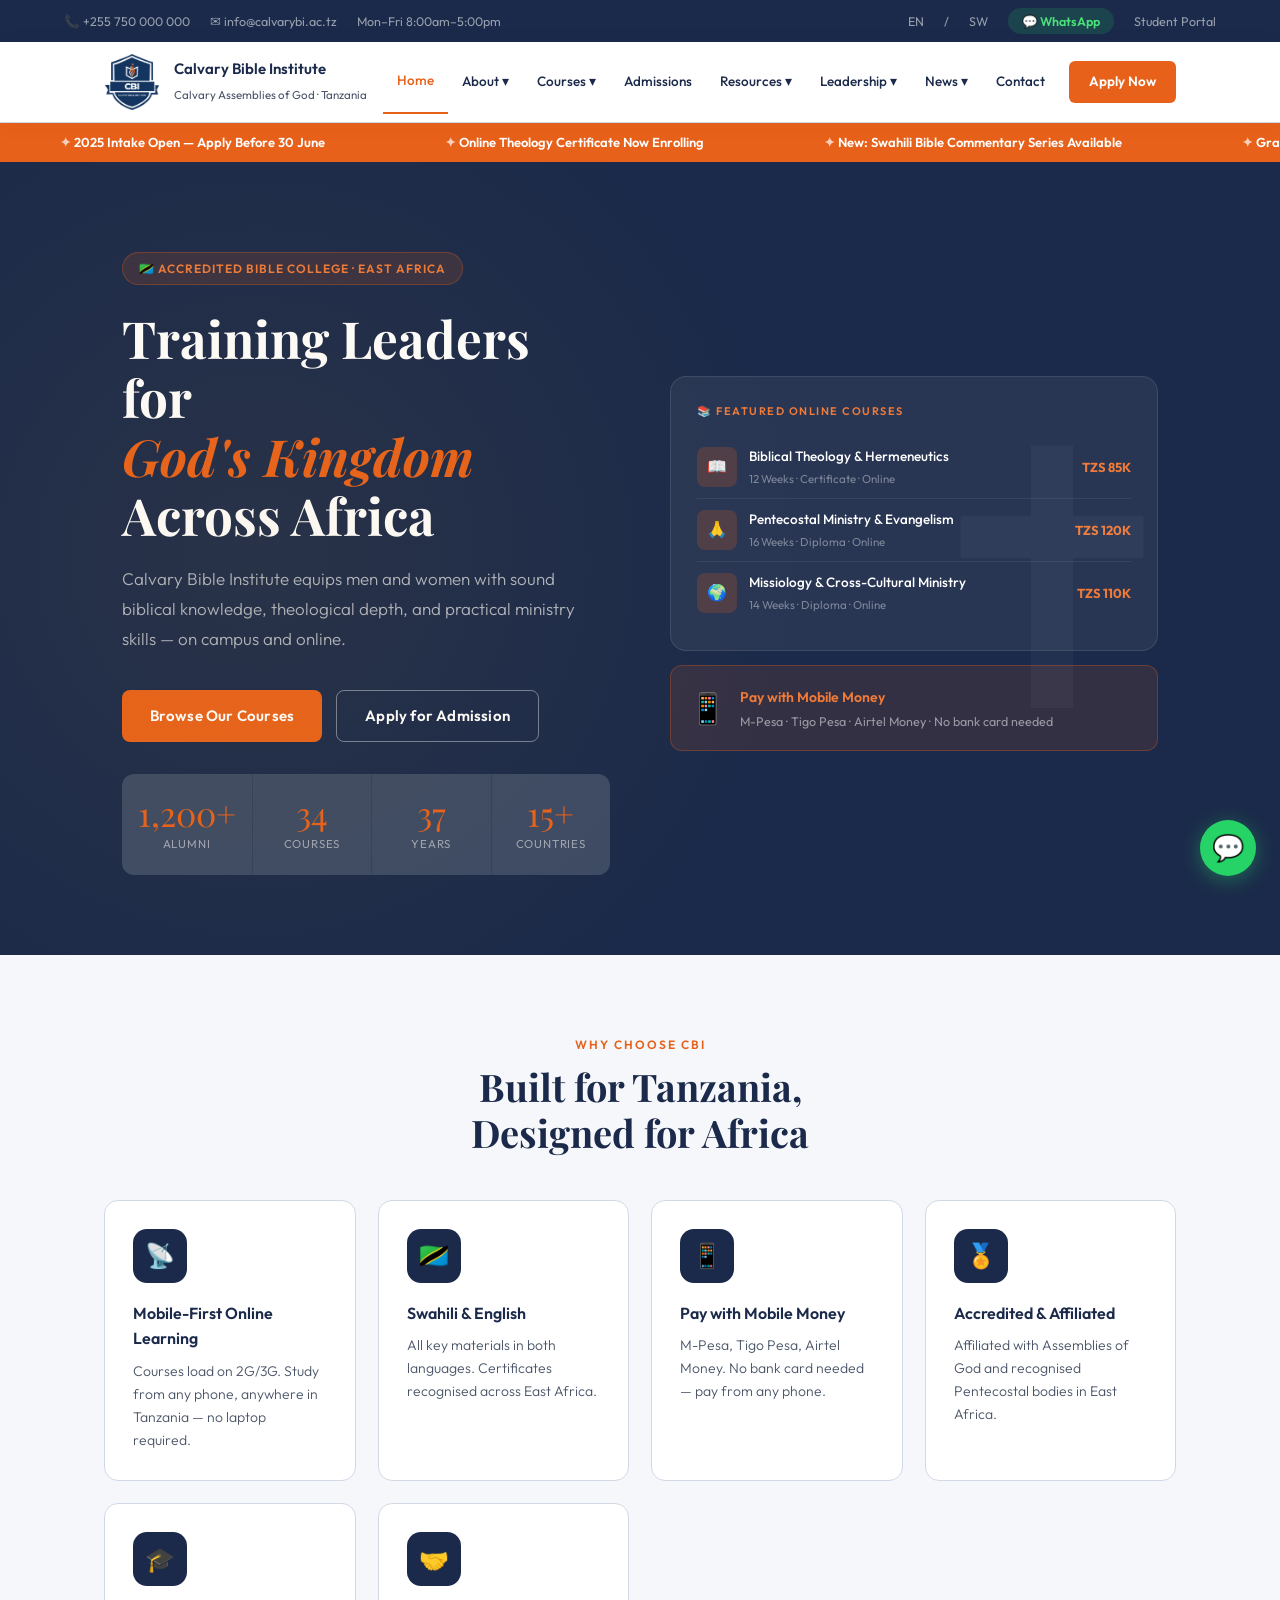
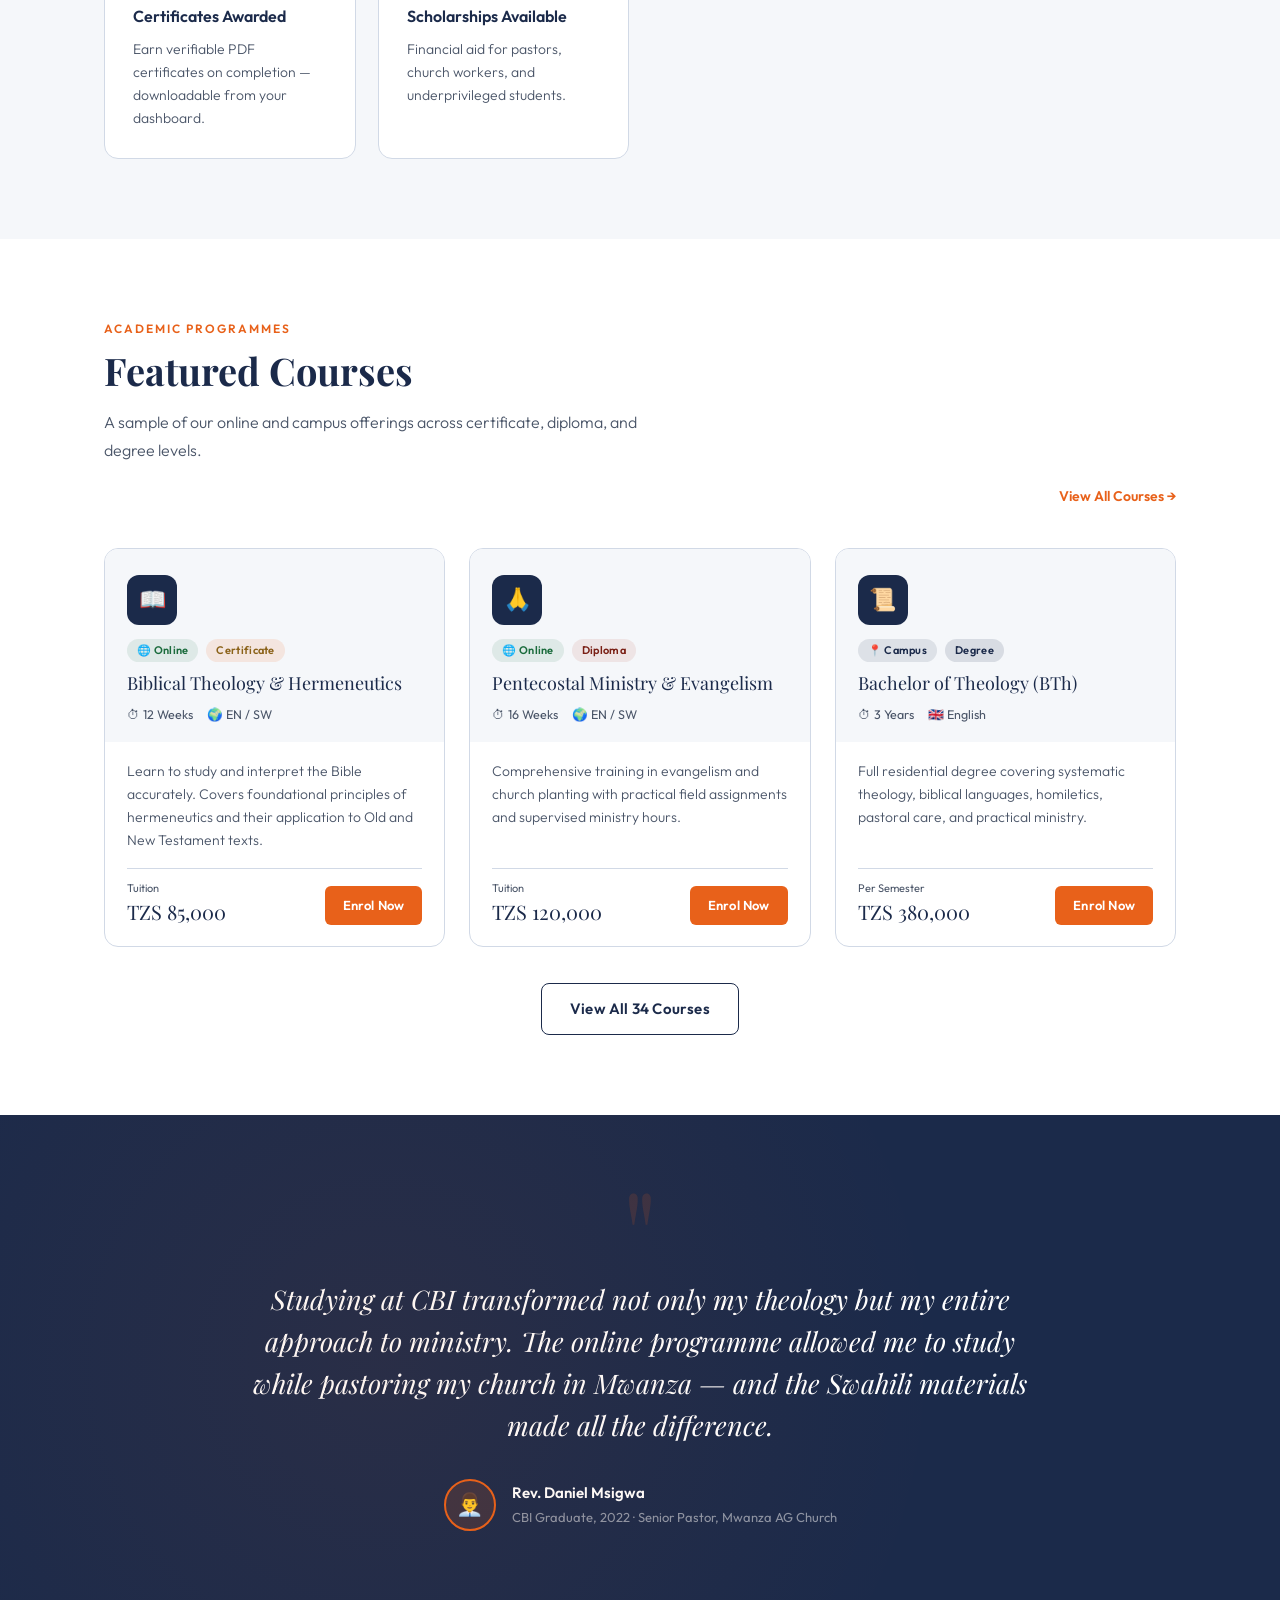
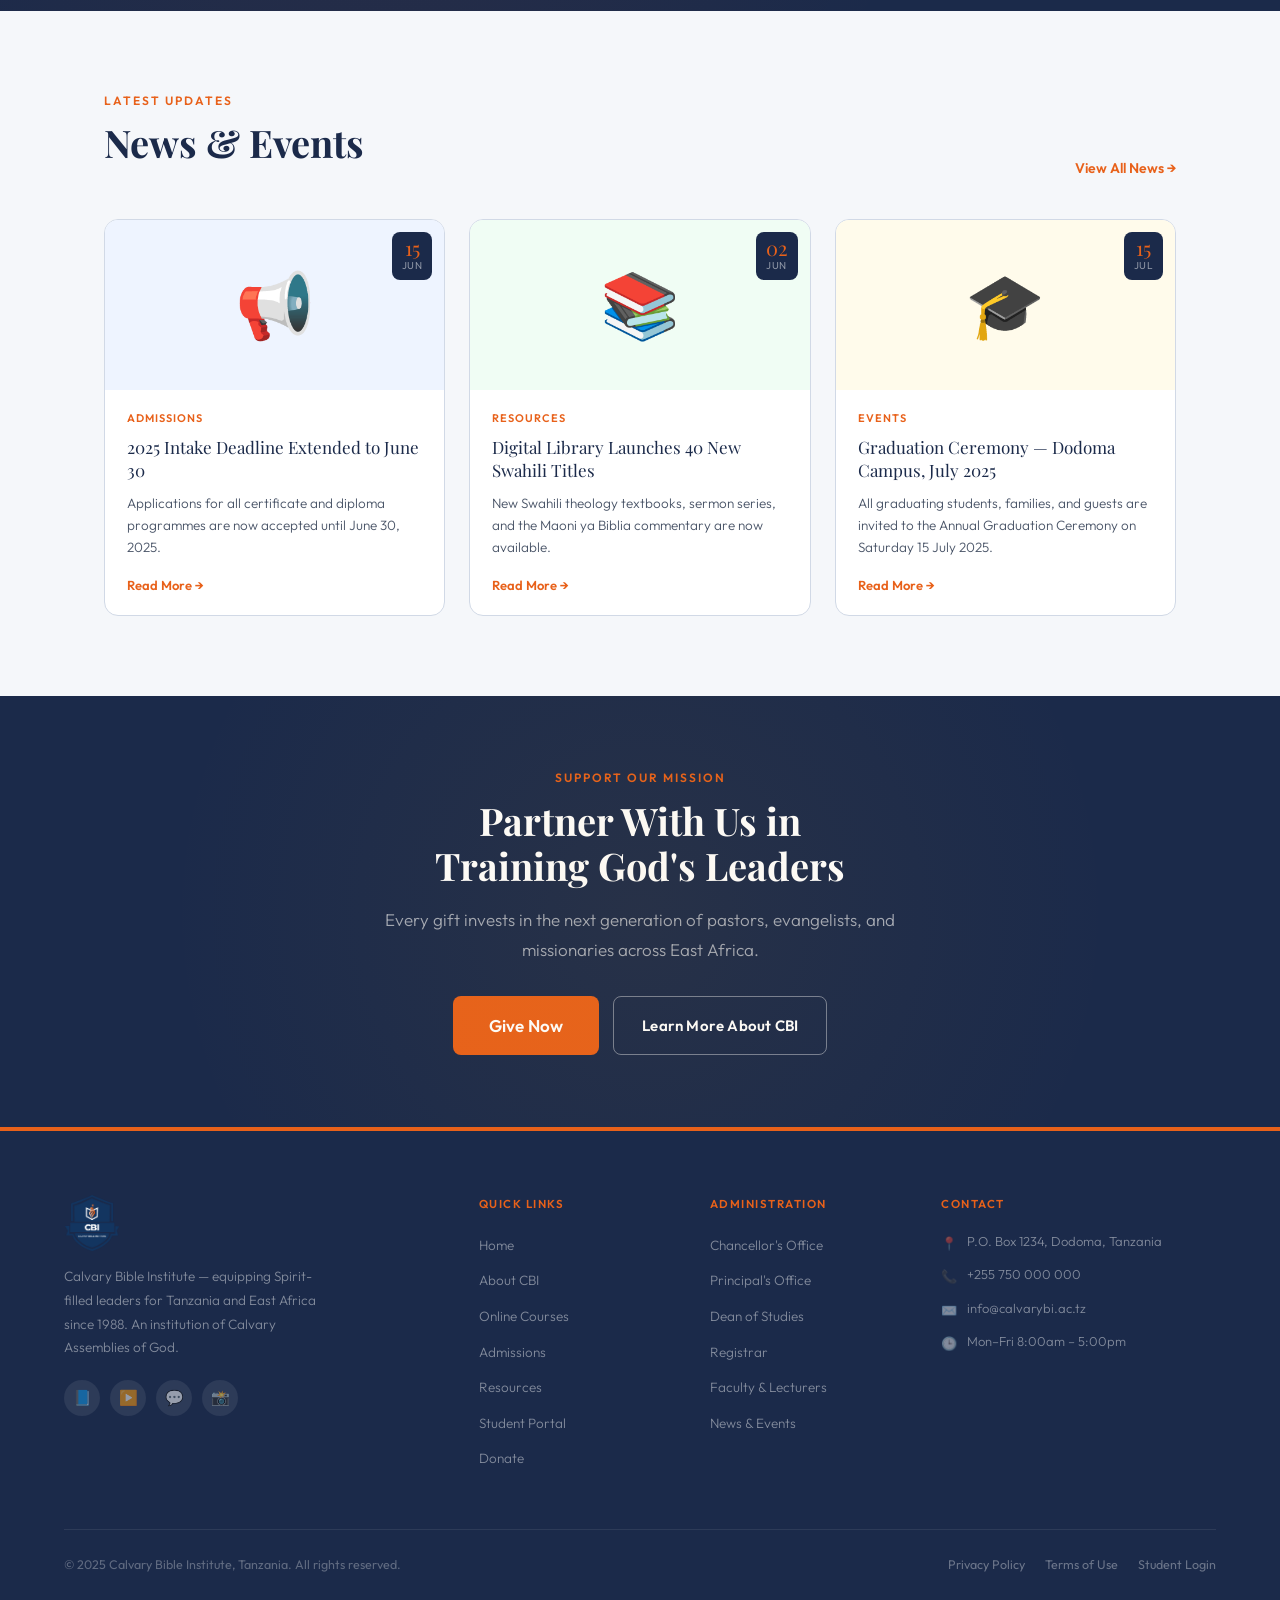
<file: index.html>
<!DOCTYPE html>
<html lang="en">
<head>
  <meta charset="UTF-8" />
  <meta name="viewport" content="width=device-width, initial-scale=1.0"/>
  <meta name="description" content="Calvary Bible Institute (CBI) — Tanzania's Pentecostal Bible College offering online and campus courses, theological training, and ministry resources."/>
  <title>Home | CBI — Calvary Bible Institute Tanzania</title>
  <link rel="stylesheet" href="css/style.css"/>
</head>
<body>

<!-- ░░░░░░ TOPBAR ░░░░░░ -->
<div class="topbar">
  <div class="topbar-left">
    <a href="tel:+255750000000">📞 +255 750 000 000</a>
    <a href="mailto:info@calvarybi.ac.tz">✉ info@calvarybi.ac.tz</a>
    <span>Mon–Fri 8:00am–5:00pm</span>
  </div>
  <div class="topbar-right">
    <a href="#">EN</a> / <a href="#">SW</a>
    <a href="https://wa.me/255750000000" class="wa-pill">💬 WhatsApp</a>
    <a href="portal.html">Student Portal</a>
  </div>
</div>

<!-- ░░░░░░ NAVBAR ░░░░░░ -->
<nav class="navbar">
  <div class="nav-inner">
    <a href="index.html" class="logo">
      <div class="logo-badge" style="width:56px;height:56px"><img src="images/logo.png" alt="CBI Logo" style="width:100%;height:100%;object-fit:contain"/></div>
      <div class="logo-text">
        <strong>Calvary Bible Institute</strong>
        <em>Calvary Assemblies of God · Tanzania</em>
      </div>
    </a>
    <ul class="nav-menu">
      <li class="nav-item"><a href="index.html" class="nav-link active">Home</a></li>
      <li class="nav-item">
        <a href="about.html" class="nav-link">About ▾</a>
        <div class="dropdown">
          <a href="about.html#story">Our Story</a>
          <a href="about.html#vision">Vision &amp; Mission</a>
          <a href="about.html#faith">Statement of Faith</a>
          <a href="about.html#affiliations">Affiliations</a>
        </div>
      </li>
      <li class="nav-item">
        <a href="courses.html" class="nav-link">Courses ▾</a>
        <div class="dropdown">
          <a href="courses.html">All Courses</a>
          <a href="courses.html">Online Courses</a>
          <a href="courses.html">Campus Courses</a>
          <a href="admissions.html">Enrol Now</a>
        </div>
      </li>
      <li class="nav-item"><a href="admissions.html" class="nav-link">Admissions</a></li>
      <li class="nav-item">
        <a href="resources.html" class="nav-link">Resources ▾</a>
        <div class="dropdown">
          <a href="resources.html">Digital Library</a>
          <a href="resources.html#pdfs">PDF Textbooks</a>
          <a href="resources.html#audio">Audio Teachings</a>
          <a href="resources.html#video">Video Lessons</a>
        </div>
      </li>
      <li class="nav-item">
        <a href="administration.html" class="nav-link">Leadership ▾</a>
        <div class="dropdown">
          <a href="administration.html">Administration</a>
          <a href="faculty.html">Faculty &amp; Lecturers</a>
          <a href="administration.html#board">Board of Trustees</a>
        </div>
      </li>
      <li class="nav-item">
        <a href="news.html" class="nav-link">News ▾</a>
        <div class="dropdown">
          <a href="news.html">All News</a>
          <a href="events.html">Events</a>
          <a href="news.html">Announcements</a>
        </div>
      </li>
      <li class="nav-item"><a href="contact.html" class="nav-link">Contact</a></li>
      <li class="nav-item"><a href="admissions.html" class="nav-link nav-cta">Apply Now</a></li>
    </ul>
    <button class="hamburger" id="hamburger" aria-label="Open menu">
      <span></span><span></span><span></span>
    </button>
  </div>
</nav>

<!-- ░░░░░░ MOBILE MENU ░░░░░░ -->
<div class="mobile-menu" id="mobileMenu">
  <div class="mobile-menu-head">
    <a href="index.html" class="logo">
      <div class="logo-badge" style="width:44px;height:44px"><img src="images/logo.png" alt="CBI" style="width:100%;height:100%;object-fit:contain"/></div>
      <div class="logo-text"><strong style="color:white">Calvary Bible Institute</strong></div>
    </a>
    <button class="mobile-close" id="mobileClose">✕</button>
  </div>
  <ul class="mobile-nav-links">
    <li><a href="index.html">Home</a></li>
    <li><a href="about.html">About CBI</a></li>
    <li><a href="courses.html">Courses</a></li>
    <li><a href="admissions.html">Admissions</a></li>
    <li><a href="resources.html">Resources</a></li>
    <li><a href="administration.html">Administration</a></li>
    <li><a href="faculty.html">Faculty</a></li>
    <li><a href="news.html">News &amp; Events</a></li>
    <li><a href="donate.html">Donate</a></li>
    <li><a href="contact.html">Contact</a></li>
    <li><a href="portal.html">Student Portal</a></li>
  </ul>
  <a href="admissions.html" class="mobile-cta">Apply Now — 2025 Intake Open</a>
</div>

<!-- ░░░░░░ TICKER ░░░░░░ -->
<div class="ticker-wrap">
  <div class="ticker">
    <span class="ticker-item">2025 Intake Open — Apply Before 30 June</span>
    <span class="ticker-item">Online Theology Certificate Now Enrolling</span>
    <span class="ticker-item">New: Swahili Bible Commentary Series Available</span>
    <span class="ticker-item">Graduation Ceremony — 15 July 2025, Dodoma</span>
    <span class="ticker-item">ECWA Seminary Partnership Announced</span>
    <span class="ticker-item">2025 Intake Open — Apply Before 30 June</span>
    <span class="ticker-item">Online Theology Certificate Now Enrolling</span>
    <span class="ticker-item">New: Swahili Bible Commentary Series Available</span>
    <span class="ticker-item">Graduation Ceremony — 15 July 2025, Dodoma</span>
    <span class="ticker-item">ECWA Seminary Partnership Announced</span>
  </div>
</div>

<!-- ░░░░░░ HERO ░░░░░░ -->
<section style="background:var(--navy);padding:90px 5% 80px;position:relative;overflow:hidden">
  <div style="position:absolute;inset:0;background:radial-gradient(circle at 20% 50%,rgba(201,146,42,.08),transparent 50%);pointer-events:none"></div>
  <div style="position:absolute;right:6%;top:50%;transform:translateY(-50%);font-size:360px;opacity:.03;color:white;font-family:'Playfair Display',serif;pointer-events:none;line-height:1">✝</div>
  <div class="container" style="display:grid;grid-template-columns:1fr 1fr;gap:60px;align-items:center">
    <div>
      <span style="display:inline-flex;align-items:center;gap:8px;background:rgba(232,97,26,.15);border:1px solid rgba(232,97,26,.3);border-radius:30px;padding:6px 16px;font-size:12px;font-weight:600;color:var(--orange2);letter-spacing:1px;text-transform:uppercase;margin-bottom:24px">🇹🇿 Accredited Bible College · East Africa</span>
      <h1 style="color:white;margin-bottom:20px;line-height:1.15">Training Leaders for<br><em style="color:var(--orange);font-style:italic">God's Kingdom</em><br>Across Africa</h1>
      <p style="font-size:17px;color:rgba(255,255,255,.65);margin-bottom:36px;max-width:520px">Calvary Bible Institute equips men and women with sound biblical knowledge, theological depth, and practical ministry skills — on campus and online.</p>
      <div style="display:flex;gap:14px;flex-wrap:wrap">
        <a href="courses.html" class="btn btn-gold">Browse Our Courses</a>
        <a href="admissions.html" class="btn btn-outline-white">Apply for Admission</a>
      </div>
      <div class="stats-row">
        <div class="stat-item"><span class="stat-num">1,200+</span><span class="stat-lbl">Alumni</span></div>
        <div class="stat-item"><span class="stat-num">34</span><span class="stat-lbl">Courses</span></div>
        <div class="stat-item"><span class="stat-num">37</span><span class="stat-lbl">Years</span></div>
        <div class="stat-item"><span class="stat-num">15+</span><span class="stat-lbl">Countries</span></div>
      </div>
    </div>
    <div style="display:flex;flex-direction:column;gap:14px">
      <div style="background:rgba(255,255,255,.06);border:1px solid rgba(255,255,255,.1);border-radius:16px;padding:26px">
        <div style="font-size:11px;text-transform:uppercase;letter-spacing:1.5px;color:var(--orange2);font-weight:600;margin-bottom:16px">📚 Featured Online Courses</div>
        <div style="display:flex;gap:12px;align-items:center;padding:10px 0;border-bottom:1px solid rgba(255,255,255,.07)">
          <div style="width:40px;height:40px;background:rgba(232,97,26,.2);border-radius:8px;display:flex;align-items:center;justify-content:center;flex-shrink:0">📖</div>
          <div style="flex:1"><div style="font-size:13.5px;color:white;font-weight:500">Biblical Theology &amp; Hermeneutics</div><div style="font-size:11.5px;color:rgba(255,255,255,.4);margin-top:2px">12 Weeks · Certificate · Online</div></div>
          <span style="font-size:13px;font-weight:700;color:var(--orange2);flex-shrink:0">TZS 85K</span>
        </div>
        <div style="display:flex;gap:12px;align-items:center;padding:10px 0;border-bottom:1px solid rgba(255,255,255,.07)">
          <div style="width:40px;height:40px;background:rgba(232,97,26,.2);border-radius:8px;display:flex;align-items:center;justify-content:center;flex-shrink:0">🙏</div>
          <div style="flex:1"><div style="font-size:13.5px;color:white;font-weight:500">Pentecostal Ministry &amp; Evangelism</div><div style="font-size:11.5px;color:rgba(255,255,255,.4);margin-top:2px">16 Weeks · Diploma · Online</div></div>
          <span style="font-size:13px;font-weight:700;color:var(--orange2);flex-shrink:0">TZS 120K</span>
        </div>
        <div style="display:flex;gap:12px;align-items:center;padding:10px 0">
          <div style="width:40px;height:40px;background:rgba(232,97,26,.2);border-radius:8px;display:flex;align-items:center;justify-content:center;flex-shrink:0">🌍</div>
          <div style="flex:1"><div style="font-size:13.5px;color:white;font-weight:500">Missiology &amp; Cross-Cultural Ministry</div><div style="font-size:11.5px;color:rgba(255,255,255,.4);margin-top:2px">14 Weeks · Diploma · Online</div></div>
          <span style="font-size:13px;font-weight:700;color:var(--orange2);flex-shrink:0">TZS 110K</span>
        </div>
      </div>
      <div style="background:rgba(232,97,26,.12);border:1px solid rgba(232,97,26,.3);border-radius:12px;padding:18px;display:flex;align-items:center;gap:14px">
        <span style="font-size:30px">📱</span>
        <div>
          <div style="font-size:14px;font-weight:600;color:var(--orange2)">Pay with Mobile Money</div>
          <div style="font-size:12.5px;color:rgba(255,255,255,.5);margin-top:3px">M-Pesa · Tigo Pesa · Airtel Money · No bank card needed</div>
        </div>
      </div>
    </div>
  </div>
</section>

<!-- ░░░░░░ WHY CBI ░░░░░░ -->
<section class="section section-alt">
  <div class="container">
    <div class="text-center" style="margin-bottom:44px">
      <span class="section-label">Why Choose CBI</span>
      <h2 class="section-title">Built for Tanzania,<br>Designed for Africa</h2>
    </div>
    <div class="features-grid">
      <div class="card feature-card reveal"><div class="feat-icon">📡</div><div class="feat-title">Mobile-First Online Learning</div><p class="feat-desc">Courses load on 2G/3G. Study from any phone, anywhere in Tanzania — no laptop required.</p></div>
      <div class="card feature-card reveal"><div class="feat-icon">🇹🇿</div><div class="feat-title">Swahili &amp; English</div><p class="feat-desc">All key materials in both languages. Certificates recognised across East Africa.</p></div>
      <div class="card feature-card reveal"><div class="feat-icon">📱</div><div class="feat-title">Pay with Mobile Money</div><p class="feat-desc">M-Pesa, Tigo Pesa, Airtel Money. No bank card needed — pay from any phone.</p></div>
      <div class="card feature-card reveal"><div class="feat-icon">🏅</div><div class="feat-title">Accredited &amp; Affiliated</div><p class="feat-desc">Affiliated with Assemblies of God and recognised Pentecostal bodies in East Africa.</p></div>
      <div class="card feature-card reveal"><div class="feat-icon">🎓</div><div class="feat-title">Certificates Awarded</div><p class="feat-desc">Earn verifiable PDF certificates on completion — downloadable from your dashboard.</p></div>
      <div class="card feature-card reveal"><div class="feat-icon">🤝</div><div class="feat-title">Scholarships Available</div><p class="feat-desc">Financial aid for pastors, church workers, and underprivileged students.</p></div>
    </div>
  </div>
</section>

<!-- ░░░░░░ FEATURED COURSES ░░░░░░ -->
<section class="section">
  <div class="container">
    <div class="section-head">
      <div>
        <span class="section-label">Academic Programmes</span>
        <h2 class="section-title">Featured Courses</h2>
        <p class="section-sub">A sample of our online and campus offerings across certificate, diploma, and degree levels.</p>
      </div>
      <a href="courses.html" class="link-more">View All Courses →</a>
    </div>
    <div class="courses-grid">
      <div class="card course-card reveal" data-mode="online" data-level="cert">
        <div class="cc-top">
          <div class="cc-icon">📖</div>
          <div class="cc-badges"><span class="badge badge-online">🌐 Online</span><span class="badge badge-cert">Certificate</span></div>
          <div class="cc-title">Biblical Theology &amp; Hermeneutics</div>
          <div class="cc-meta"><span>⏱ 12 Weeks</span><span>🌍 EN / SW</span></div>
        </div>
        <div class="cc-body">
          <p class="cc-desc">Learn to study and interpret the Bible accurately. Covers foundational principles of hermeneutics and their application to Old and New Testament texts.</p>
          <div class="cc-footer">
            <div class="cc-price"><small>Tuition</small>TZS 85,000</div>
            <a href="admissions.html" class="btn btn-gold btn-sm">Enrol Now</a>
          </div>
        </div>
      </div>
      <div class="card course-card reveal" data-mode="online" data-level="diploma">
        <div class="cc-top">
          <div class="cc-icon">🙏</div>
          <div class="cc-badges"><span class="badge badge-online">🌐 Online</span><span class="badge badge-diploma">Diploma</span></div>
          <div class="cc-title">Pentecostal Ministry &amp; Evangelism</div>
          <div class="cc-meta"><span>⏱ 16 Weeks</span><span>🌍 EN / SW</span></div>
        </div>
        <div class="cc-body">
          <p class="cc-desc">Comprehensive training in evangelism and church planting with practical field assignments and supervised ministry hours.</p>
          <div class="cc-footer">
            <div class="cc-price"><small>Tuition</small>TZS 120,000</div>
            <a href="admissions.html" class="btn btn-gold btn-sm">Enrol Now</a>
          </div>
        </div>
      </div>
      <div class="card course-card reveal" data-mode="campus" data-level="degree">
        <div class="cc-top">
          <div class="cc-icon">📜</div>
          <div class="cc-badges"><span class="badge badge-campus">📍 Campus</span><span class="badge badge-degree">Degree</span></div>
          <div class="cc-title">Bachelor of Theology (BTh)</div>
          <div class="cc-meta"><span>⏱ 3 Years</span><span>🇬🇧 English</span></div>
        </div>
        <div class="cc-body">
          <p class="cc-desc">Full residential degree covering systematic theology, biblical languages, homiletics, pastoral care, and practical ministry.</p>
          <div class="cc-footer">
            <div class="cc-price"><small>Per Semester</small>TZS 380,000</div>
            <a href="admissions.html" class="btn btn-gold btn-sm">Enrol Now</a>
          </div>
        </div>
      </div>
    </div>
    <div style="text-align:center;margin-top:36px">
      <a href="courses.html" class="btn btn-outline-navy">View All 34 Courses</a>
    </div>
  </div>
</section>

<!-- ░░░░░░ TESTIMONIAL ░░░░░░ -->
<section class="testimonial-section">
  <div class="testimonial">
    <span class="quote-icon">"</span>
    <blockquote>Studying at CBI transformed not only my theology but my entire approach to ministry. The online programme allowed me to study while pastoring my church in Mwanza — and the Swahili materials made all the difference.</blockquote>
    <div class="testimonial-author">
      <div class="ta-avatar">👨‍💼</div>
      <div>
        <div class="ta-name">Rev. Daniel Msigwa</div>
        <div class="ta-role">CBI Graduate, 2022 · Senior Pastor, Mwanza AG Church</div>
      </div>
    </div>
  </div>
</section>

<!-- ░░░░░░ LATEST NEWS ░░░░░░ -->
<section class="section section-alt">
  <div class="container">
    <div class="section-head">
      <div>
        <span class="section-label">Latest Updates</span>
        <h2 class="section-title">News &amp; Events</h2>
      </div>
      <a href="news.html" class="link-more">View All News →</a>
    </div>
    <div class="news-grid">
      <div class="card news-card reveal">
        <div class="nc-img" style="background:#EEF4FF">📢
          <div class="nc-date-badge"><span class="nc-day">15</span><span class="nc-mon">Jun</span></div>
        </div>
        <div class="nc-body">
          <div class="nc-cat">Admissions</div>
          <div class="nc-title">2025 Intake Deadline Extended to June 30</div>
          <p class="nc-excerpt">Applications for all certificate and diploma programmes are now accepted until June 30, 2025.</p>
          <a href="news.html" class="nc-read">Read More →</a>
        </div>
      </div>
      <div class="card news-card reveal">
        <div class="nc-img" style="background:#F0FDF4">📚
          <div class="nc-date-badge"><span class="nc-day">02</span><span class="nc-mon">Jun</span></div>
        </div>
        <div class="nc-body">
          <div class="nc-cat">Resources</div>
          <div class="nc-title">Digital Library Launches 40 New Swahili Titles</div>
          <p class="nc-excerpt">New Swahili theology textbooks, sermon series, and the Maoni ya Biblia commentary are now available.</p>
          <a href="news.html" class="nc-read">Read More →</a>
        </div>
      </div>
      <div class="card news-card reveal">
        <div class="nc-img" style="background:#FFFBEB">🎓
          <div class="nc-date-badge"><span class="nc-day">15</span><span class="nc-mon">Jul</span></div>
        </div>
        <div class="nc-body">
          <div class="nc-cat">Events</div>
          <div class="nc-title">Graduation Ceremony — Dodoma Campus, July 2025</div>
          <p class="nc-excerpt">All graduating students, families, and guests are invited to the Annual Graduation Ceremony on Saturday 15 July 2025.</p>
          <a href="events.html" class="nc-read">Read More →</a>
        </div>
      </div>
    </div>
  </div>
</section>

<!-- ░░░░░░ DONATE CTA ░░░░░░ -->
<section style="background:var(--navy);padding:72px 5%;text-align:center;position:relative;overflow:hidden">
  <div style="position:absolute;inset:0;background:radial-gradient(circle at 50% 50%,rgba(201,146,42,.07),transparent 70%);pointer-events:none"></div>
  <div class="container">
    <span class="section-label" style="display:block;text-align:center">Support Our Mission</span>
    <h2 style="color:white;margin-bottom:16px">Partner With Us in<br>Training God's Leaders</h2>
    <p style="color:rgba(255,255,255,.6);max-width:540px;margin:0 auto 32px;font-size:17px">Every gift invests in the next generation of pastors, evangelists, and missionaries across East Africa.</p>
    <div style="display:flex;gap:14px;justify-content:center;flex-wrap:wrap">
      <a href="donate.html" class="btn btn-gold btn-lg">Give Now</a>
      <a href="about.html" class="btn btn-outline-white">Learn More About CBI</a>
    </div>
  </div>
</section>

<!-- ░░░░░░ FOOTER ░░░░░░ -->
<footer class="footer">
  <div class="footer-inner">
    <div class="footer-grid">
      <div class="footer-brand">
        <div class="logo-badge" style="width:56px;height:56px;border-radius:6px;overflow:hidden"><img src="images/logo.png" alt="CBI Logo" style="width:100%;height:100%;object-fit:contain"/></div>
        <p>Calvary Bible Institute — equipping Spirit-filled leaders for Tanzania and East Africa since 1988. An institution of Calvary Assemblies of God.</p>
        <div class="footer-socials">
          <a href="#" class="social-icon" aria-label="Facebook">📘</a>
          <a href="#" class="social-icon" aria-label="YouTube">▶️</a>
          <a href="https://wa.me/255750000000" class="social-icon" aria-label="WhatsApp">💬</a>
          <a href="#" class="social-icon" aria-label="Instagram">📸</a>
        </div>
      </div>
      <div>
        <div class="footer-col-title">Quick Links</div>
        <ul class="footer-links">
          <li><a href="index.html">Home</a></li>
          <li><a href="about.html">About CBI</a></li>
          <li><a href="courses.html">Online Courses</a></li>
          <li><a href="admissions.html">Admissions</a></li>
          <li><a href="resources.html">Resources</a></li>
          <li><a href="portal.html">Student Portal</a></li>
          <li><a href="donate.html">Donate</a></li>
        </ul>
      </div>
      <div>
        <div class="footer-col-title">Administration</div>
        <ul class="footer-links">
          <li><a href="administration.html">Chancellor's Office</a></li>
          <li><a href="administration.html">Principal's Office</a></li>
          <li><a href="administration.html">Dean of Studies</a></li>
          <li><a href="administration.html">Registrar</a></li>
          <li><a href="faculty.html">Faculty &amp; Lecturers</a></li>
          <li><a href="news.html">News &amp; Events</a></li>
        </ul>
      </div>
      <div>
        <div class="footer-col-title">Contact</div>
        <div class="footer-contact-item"><span>📍</span><span>P.O. Box 1234, Dodoma, Tanzania</span></div>
        <div class="footer-contact-item"><span>📞</span><span>+255 750 000 000</span></div>
        <div class="footer-contact-item"><span>✉️</span><span>info@calvarybi.ac.tz</span></div>
        <div class="footer-contact-item"><span>🕒</span><span>Mon–Fri 8:00am – 5:00pm</span></div>
      </div>
    </div>
    <div class="footer-bottom">
      <span>© 2025 Calvary Bible Institute, Tanzania. All rights reserved.</span>
      <div class="footer-bottom-links">
        <a href="#">Privacy Policy</a>
        <a href="#">Terms of Use</a>
        <a href="portal.html">Student Login</a>
      </div>
    </div>
  </div>
</footer>

<a href="https://wa.me/255750000000" class="wa-float" target="_blank" rel="noopener" title="Chat on WhatsApp">💬</a>
<script src="js/main.js"></script>
</body>
</html>
</file>
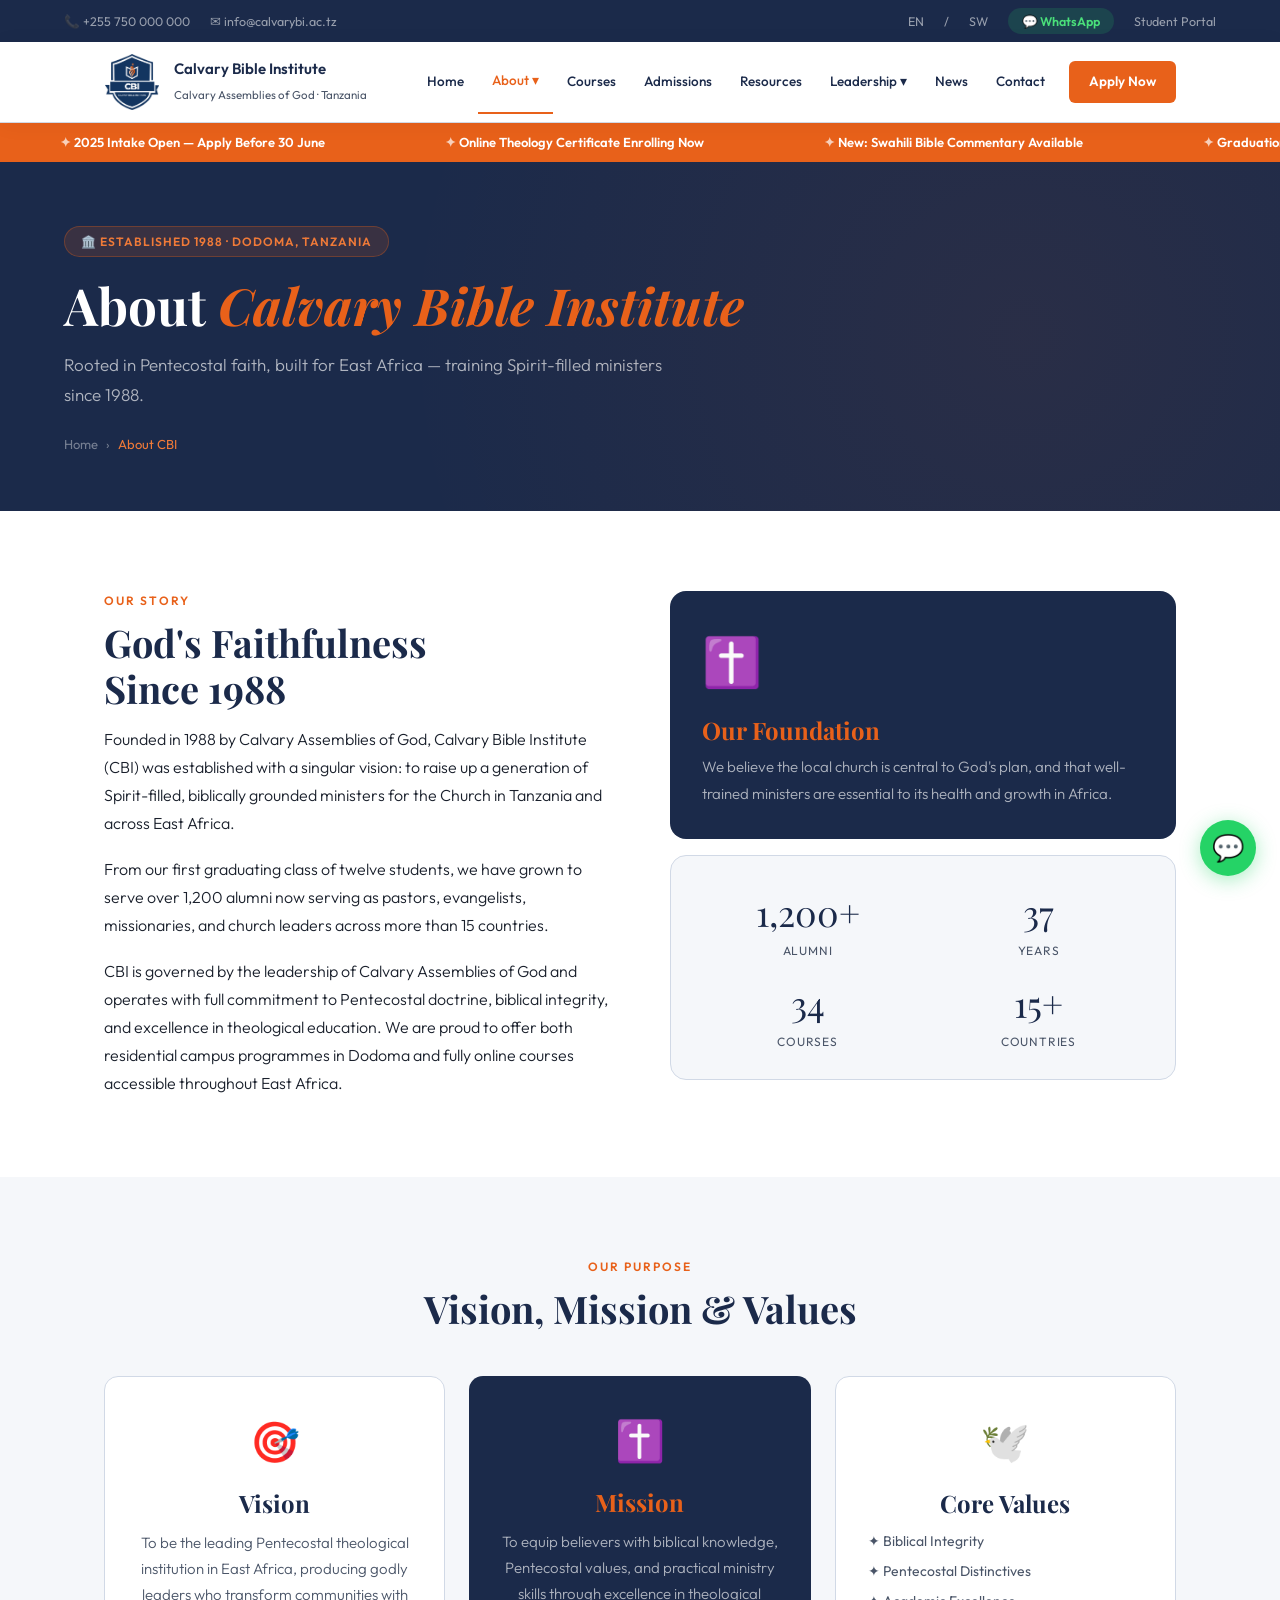
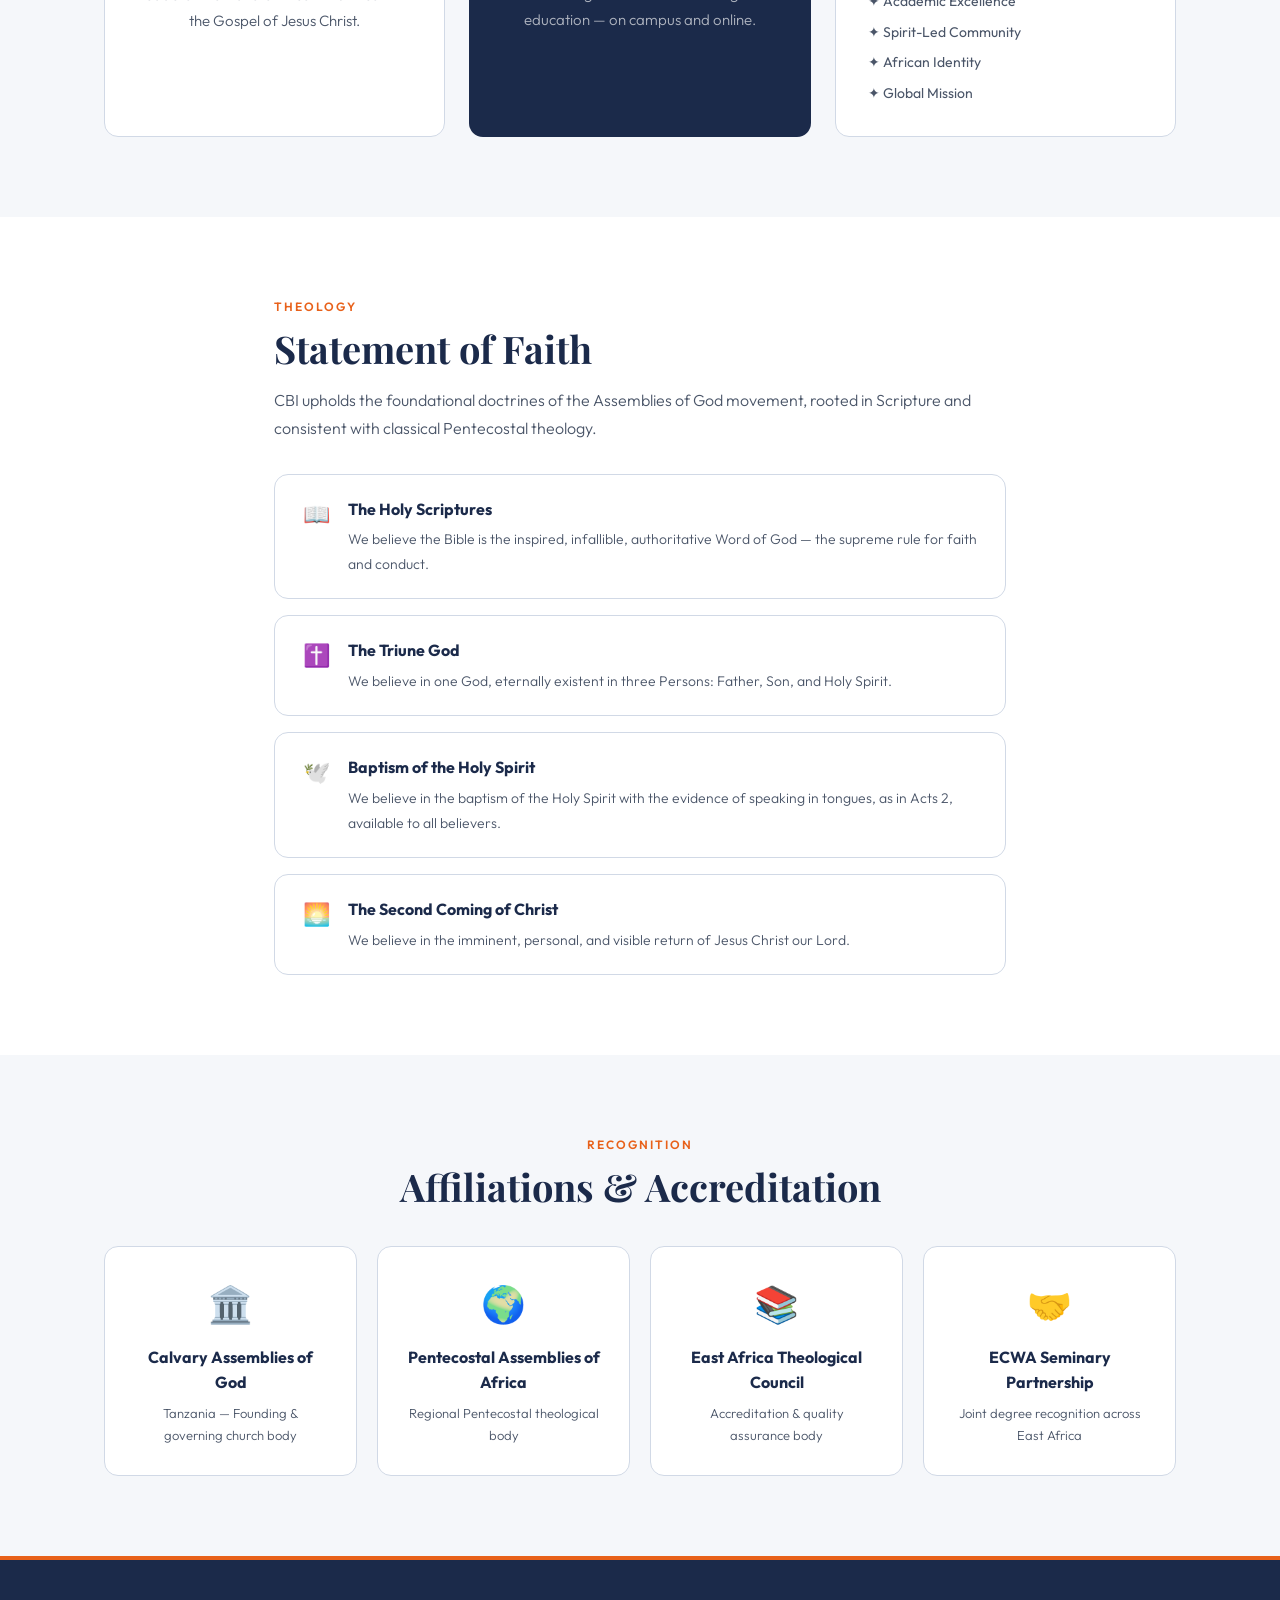
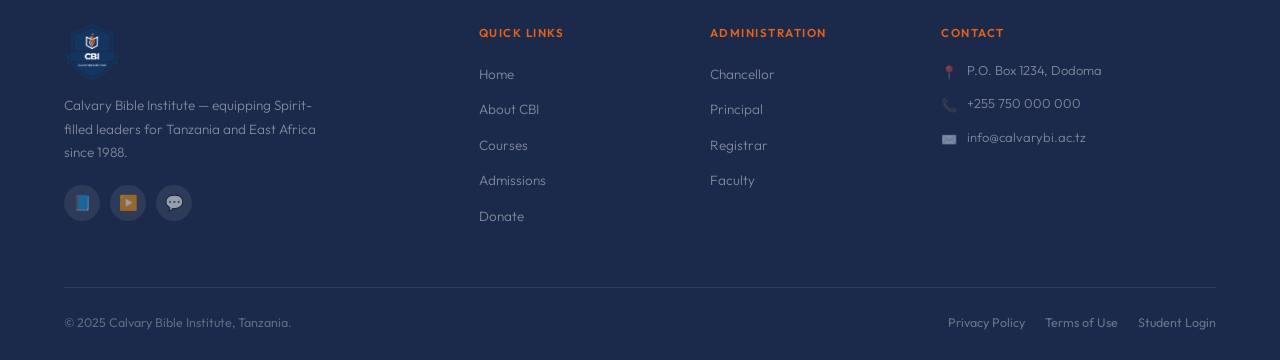
<file: about.html>
<!DOCTYPE html>
<html lang="en">
<head>
  <meta charset="UTF-8"/><meta name="viewport" content="width=device-width, initial-scale=1.0"/>
  <title>About CBI | Calvary Bible Institute Tanzania</title>
  <link rel="stylesheet" href="css/style.css"/>
</head>
<body>
<div class="topbar"><div class="topbar-left"><a href="tel:+255750000000">📞 +255 750 000 000</a><a href="mailto:info@calvarybi.ac.tz">✉ info@calvarybi.ac.tz</a></div><div class="topbar-right"><a href="#">EN</a>/<a href="#">SW</a><a href="https://wa.me/255750000000" class="wa-pill">💬 WhatsApp</a><a href="portal.html">Student Portal</a></div></div>
<nav class="navbar"><div class="nav-inner"><a href="index.html" class="logo"><div class="logo-badge" style="width:56px;height:56px"><img src="images/logo.png" alt="CBI Logo" style="width:100%;height:100%;object-fit:contain"/></div><div class="logo-text"><strong>Calvary Bible Institute</strong><em>Calvary Assemblies of God · Tanzania</em></div></a><ul class="nav-menu"><li class="nav-item"><a href="index.html" class="nav-link">Home</a></li><li class="nav-item"><a href="about.html" class="nav-link active">About ▾</a><div class="dropdown"><a href="#story">Our Story</a><a href="#vision">Vision &amp; Mission</a><a href="#faith">Statement of Faith</a><a href="#affiliations">Affiliations</a></div></li><li class="nav-item"><a href="courses.html" class="nav-link">Courses</a></li><li class="nav-item"><a href="admissions.html" class="nav-link">Admissions</a></li><li class="nav-item"><a href="resources.html" class="nav-link">Resources</a></li><li class="nav-item"><a href="administration.html" class="nav-link">Leadership ▾</a><div class="dropdown"><a href="administration.html">Administration</a><a href="faculty.html">Faculty</a></div></li><li class="nav-item"><a href="news.html" class="nav-link">News</a></li><li class="nav-item"><a href="contact.html" class="nav-link">Contact</a></li><li class="nav-item"><a href="admissions.html" class="nav-link nav-cta">Apply Now</a></li></ul><button class="hamburger" id="hamburger"><span></span><span></span><span></span></button></div></nav>
<div class="mobile-menu" id="mobileMenu"><div class="mobile-menu-head"><a href="index.html" class="logo"><div class="logo-badge" style="width:44px;height:44px"><img src="images/logo.png" alt="CBI" style="width:100%;height:100%;object-fit:contain"/></div><div class="logo-text"><strong style="color:white">Calvary Bible Institute</strong></div></a><button class="mobile-close" id="mobileClose">✕</button></div><ul class="mobile-nav-links"><li><a href="index.html">Home</a></li><li><a href="about.html">About CBI</a></li><li><a href="courses.html">Courses</a></li><li><a href="admissions.html">Admissions</a></li><li><a href="resources.html">Resources</a></li><li><a href="administration.html">Administration</a></li><li><a href="news.html">News &amp; Events</a></li><li><a href="contact.html">Contact</a></li></ul><a href="admissions.html" class="mobile-cta">Apply Now</a></div>
<div class="ticker-wrap"><div class="ticker"><span class="ticker-item">2025 Intake Open — Apply Before 30 June</span><span class="ticker-item">Online Theology Certificate Enrolling Now</span><span class="ticker-item">New: Swahili Bible Commentary Available</span><span class="ticker-item">Graduation — 15 July 2025, Dodoma</span><span class="ticker-item">2025 Intake Open — Apply Before 30 June</span><span class="ticker-item">Online Theology Certificate Enrolling Now</span><span class="ticker-item">New: Swahili Bible Commentary Available</span><span class="ticker-item">Graduation — 15 July 2025, Dodoma</span></div></div>
<!-- PAGE HERO -->
<section class="page-hero">
  <div class="page-hero-inner">
    <span class="page-hero-eyebrow">🏛️ Established 1988 · Dodoma, Tanzania</span>
    <h1>About <em>Calvary Bible Institute</em></h1>
    <p>Rooted in Pentecostal faith, built for East Africa — training Spirit-filled ministers since 1988.</p>
    <div class="breadcrumb"><a href="index.html">Home</a> › <span>About CBI</span></div>
  </div>
</section>
<!-- OUR STORY -->
<section class="section" id="story">
  <div class="container">
    <div style="display:grid;grid-template-columns:1fr 1fr;gap:60px;align-items:start">
      <div>
        <span class="section-label">Our Story</span>
        <h2 class="section-title">God's Faithfulness<br>Since 1988</h2>
        <p style="margin-bottom:18px">Founded in 1988 by Calvary Assemblies of God, Calvary Bible Institute (CBI) was established with a singular vision: to raise up a generation of Spirit-filled, biblically grounded ministers for the Church in Tanzania and across East Africa.</p>
        <p style="margin-bottom:18px">From our first graduating class of twelve students, we have grown to serve over 1,200 alumni now serving as pastors, evangelists, missionaries, and church leaders across more than 15 countries.</p>
        <p>CBI is governed by the leadership of Calvary Assemblies of God and operates with full commitment to Pentecostal doctrine, biblical integrity, and excellence in theological education. We are proud to offer both residential campus programmes in Dodoma and fully online courses accessible throughout East Africa.</p>
      </div>
      <div style="display:flex;flex-direction:column;gap:16px">
        <div style="background:var(--navy);border-radius:16px;padding:32px;color:white">
          <div style="font-size:48px;margin-bottom:16px">✝️</div>
          <h3 style="color:var(--gold);font-family:'Playfair Display',serif;margin-bottom:10px">Our Foundation</h3>
          <p style="color:rgba(255,255,255,.65);font-size:15px">We believe the local church is central to God's plan, and that well-trained ministers are essential to its health and growth in Africa.</p>
        </div>
        <div style="background:var(--cream);border-radius:16px;padding:28px;border:1px solid var(--border)">
          <div style="display:grid;grid-template-columns:1fr 1fr;gap:14px;text-align:center">
            <div><div style="font-family:'Playfair Display',serif;font-size:36px;color:var(--navy)">1,200+</div><div style="font-size:12px;color:var(--muted);text-transform:uppercase;letter-spacing:.8px">Alumni</div></div>
            <div><div style="font-family:'Playfair Display',serif;font-size:36px;color:var(--navy)">37</div><div style="font-size:12px;color:var(--muted);text-transform:uppercase;letter-spacing:.8px">Years</div></div>
            <div><div style="font-family:'Playfair Display',serif;font-size:36px;color:var(--navy)">34</div><div style="font-size:12px;color:var(--muted);text-transform:uppercase;letter-spacing:.8px">Courses</div></div>
            <div><div style="font-family:'Playfair Display',serif;font-size:36px;color:var(--navy)">15+</div><div style="font-size:12px;color:var(--muted);text-transform:uppercase;letter-spacing:.8px">Countries</div></div>
          </div>
        </div>
      </div>
    </div>
  </div>
</section>
<!-- VISION & MISSION -->
<section class="section section-alt" id="vision">
  <div class="container">
    <div class="text-center" style="margin-bottom:44px">
      <span class="section-label">Our Purpose</span>
      <h2 class="section-title">Vision, Mission &amp; Values</h2>
    </div>
    <div style="display:grid;grid-template-columns:1fr 1fr 1fr;gap:24px">
      <div class="card" style="padding:32px;text-align:center">
        <div style="font-size:40px;margin-bottom:16px">🎯</div>
        <h3 style="font-family:'Playfair Display',serif;color:var(--navy);margin-bottom:12px">Vision</h3>
        <p style="font-size:15px;color:var(--muted)">To be the leading Pentecostal theological institution in East Africa, producing godly leaders who transform communities with the Gospel of Jesus Christ.</p>
      </div>
      <div style="background:var(--navy);border-radius:14px;padding:32px;text-align:center">
        <div style="font-size:40px;margin-bottom:16px">✝️</div>
        <h3 style="font-family:'Playfair Display',serif;color:var(--gold);margin-bottom:12px">Mission</h3>
        <p style="font-size:15px;color:rgba(255,255,255,.65)">To equip believers with biblical knowledge, Pentecostal values, and practical ministry skills through excellence in theological education — on campus and online.</p>
      </div>
      <div class="card" style="padding:32px;text-align:center">
        <div style="font-size:40px;margin-bottom:16px">🕊️</div>
        <h3 style="font-family:'Playfair Display',serif;color:var(--navy);margin-bottom:12px">Core Values</h3>
        <ul style="text-align:left;font-size:14px;color:var(--muted);list-style:none;display:flex;flex-direction:column;gap:8px">
          <li>✦ Biblical Integrity</li>
          <li>✦ Pentecostal Distinctives</li>
          <li>✦ Academic Excellence</li>
          <li>✦ Spirit-Led Community</li>
          <li>✦ African Identity</li>
          <li>✦ Global Mission</li>
        </ul>
      </div>
    </div>
  </div>
</section>
<!-- STATEMENT OF FAITH -->
<section class="section" id="faith">
  <div class="container" style="max-width:860px">
    <span class="section-label">Theology</span>
    <h2 class="section-title">Statement of Faith</h2>
    <p style="margin-bottom:32px;color:var(--muted)">CBI upholds the foundational doctrines of the Assemblies of God movement, rooted in Scripture and consistent with classical Pentecostal theology.</p>
    <div style="display:flex;flex-direction:column;gap:16px">
      <div class="card" style="padding:22px 28px;display:flex;gap:18px;align-items:flex-start"><span style="font-size:22px;flex-shrink:0">📖</span><div><strong style="color:var(--navy);display:block;margin-bottom:5px">The Holy Scriptures</strong><p style="font-size:14px;color:var(--muted)">We believe the Bible is the inspired, infallible, authoritative Word of God — the supreme rule for faith and conduct.</p></div></div>
      <div class="card" style="padding:22px 28px;display:flex;gap:18px;align-items:flex-start"><span style="font-size:22px;flex-shrink:0">✝️</span><div><strong style="color:var(--navy);display:block;margin-bottom:5px">The Triune God</strong><p style="font-size:14px;color:var(--muted)">We believe in one God, eternally existent in three Persons: Father, Son, and Holy Spirit.</p></div></div>
      <div class="card" style="padding:22px 28px;display:flex;gap:18px;align-items:flex-start"><span style="font-size:22px;flex-shrink:0">🕊️</span><div><strong style="color:var(--navy);display:block;margin-bottom:5px">Baptism of the Holy Spirit</strong><p style="font-size:14px;color:var(--muted)">We believe in the baptism of the Holy Spirit with the evidence of speaking in tongues, as in Acts 2, available to all believers.</p></div></div>
      <div class="card" style="padding:22px 28px;display:flex;gap:18px;align-items:flex-start"><span style="font-size:22px;flex-shrink:0">🌅</span><div><strong style="color:var(--navy);display:block;margin-bottom:5px">The Second Coming of Christ</strong><p style="font-size:14px;color:var(--muted)">We believe in the imminent, personal, and visible return of Jesus Christ our Lord.</p></div></div>
    </div>
  </div>
</section>
<!-- AFFILIATIONS -->
<section class="section section-alt" id="affiliations">
  <div class="container">
    <div class="text-center" style="margin-bottom:36px">
      <span class="section-label">Recognition</span>
      <h2 class="section-title">Affiliations &amp; Accreditation</h2>
    </div>
    <div style="display:grid;grid-template-columns:repeat(auto-fill,minmax(220px,1fr));gap:20px">
      <div class="card" style="padding:28px;text-align:center"><div style="font-size:36px;margin-bottom:12px">🏛️</div><strong style="color:var(--navy);display:block;margin-bottom:6px">Calvary Assemblies of God</strong><p style="font-size:13px;color:var(--muted)">Tanzania — Founding &amp; governing church body</p></div>
      <div class="card" style="padding:28px;text-align:center"><div style="font-size:36px;margin-bottom:12px">🌍</div><strong style="color:var(--navy);display:block;margin-bottom:6px">Pentecostal Assemblies of Africa</strong><p style="font-size:13px;color:var(--muted)">Regional Pentecostal theological body</p></div>
      <div class="card" style="padding:28px;text-align:center"><div style="font-size:36px;margin-bottom:12px">📚</div><strong style="color:var(--navy);display:block;margin-bottom:6px">East Africa Theological Council</strong><p style="font-size:13px;color:var(--muted)">Accreditation &amp; quality assurance body</p></div>
      <div class="card" style="padding:28px;text-align:center"><div style="font-size:36px;margin-bottom:12px">🤝</div><strong style="color:var(--navy);display:block;margin-bottom:6px">ECWA Seminary Partnership</strong><p style="font-size:13px;color:var(--muted)">Joint degree recognition across East Africa</p></div>
    </div>
  </div>
</section>
<footer class="footer"><div class="footer-inner"><div class="footer-grid"><div class="footer-brand"><div class="logo-badge" style="width:56px;height:56px;border-radius:6px;overflow:hidden"><img src="images/logo.png" alt="CBI Logo" style="width:100%;height:100%;object-fit:contain"/></div><p>Calvary Bible Institute — equipping Spirit-filled leaders for Tanzania and East Africa since 1988.</p><div class="footer-socials"><a href="#" class="social-icon">📘</a><a href="#" class="social-icon">▶️</a><a href="https://wa.me/255750000000" class="social-icon">💬</a></div></div><div><div class="footer-col-title">Quick Links</div><ul class="footer-links"><li><a href="index.html">Home</a></li><li><a href="about.html">About CBI</a></li><li><a href="courses.html">Courses</a></li><li><a href="admissions.html">Admissions</a></li><li><a href="donate.html">Donate</a></li></ul></div><div><div class="footer-col-title">Administration</div><ul class="footer-links"><li><a href="administration.html">Chancellor</a></li><li><a href="administration.html">Principal</a></li><li><a href="administration.html">Registrar</a></li><li><a href="faculty.html">Faculty</a></li></ul></div><div><div class="footer-col-title">Contact</div><div class="footer-contact-item"><span>📍</span><span>P.O. Box 1234, Dodoma</span></div><div class="footer-contact-item"><span>📞</span><span>+255 750 000 000</span></div><div class="footer-contact-item"><span>✉️</span><span>info@calvarybi.ac.tz</span></div></div></div><div class="footer-bottom"><span>© 2025 Calvary Bible Institute, Tanzania.</span><div class="footer-bottom-links"><a href="#">Privacy Policy</a><a href="#">Terms of Use</a><a href="portal.html">Student Login</a></div></div></div></footer>
<a href="https://wa.me/255750000000" class="wa-float" target="_blank" rel="noopener" title="WhatsApp">💬</a>
<script src="js/main.js"></script>
</body>
</html>
</file>
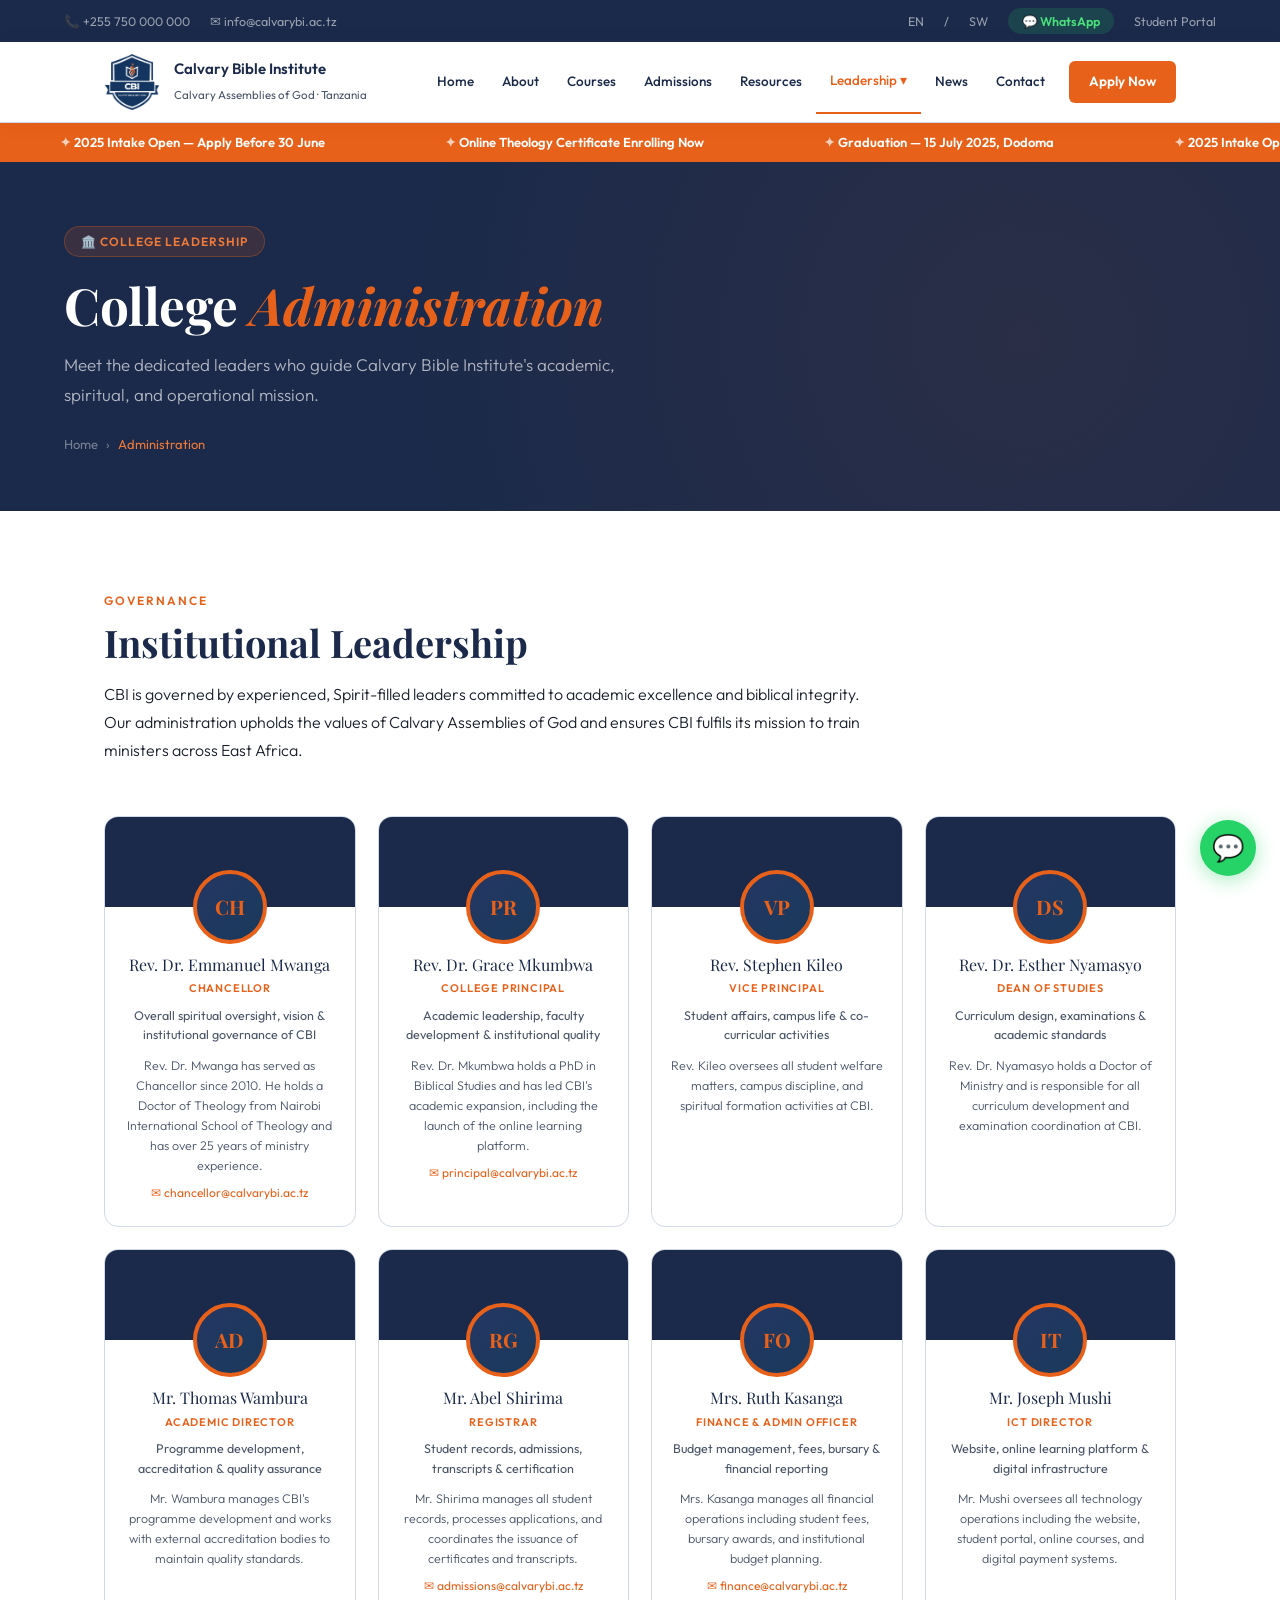
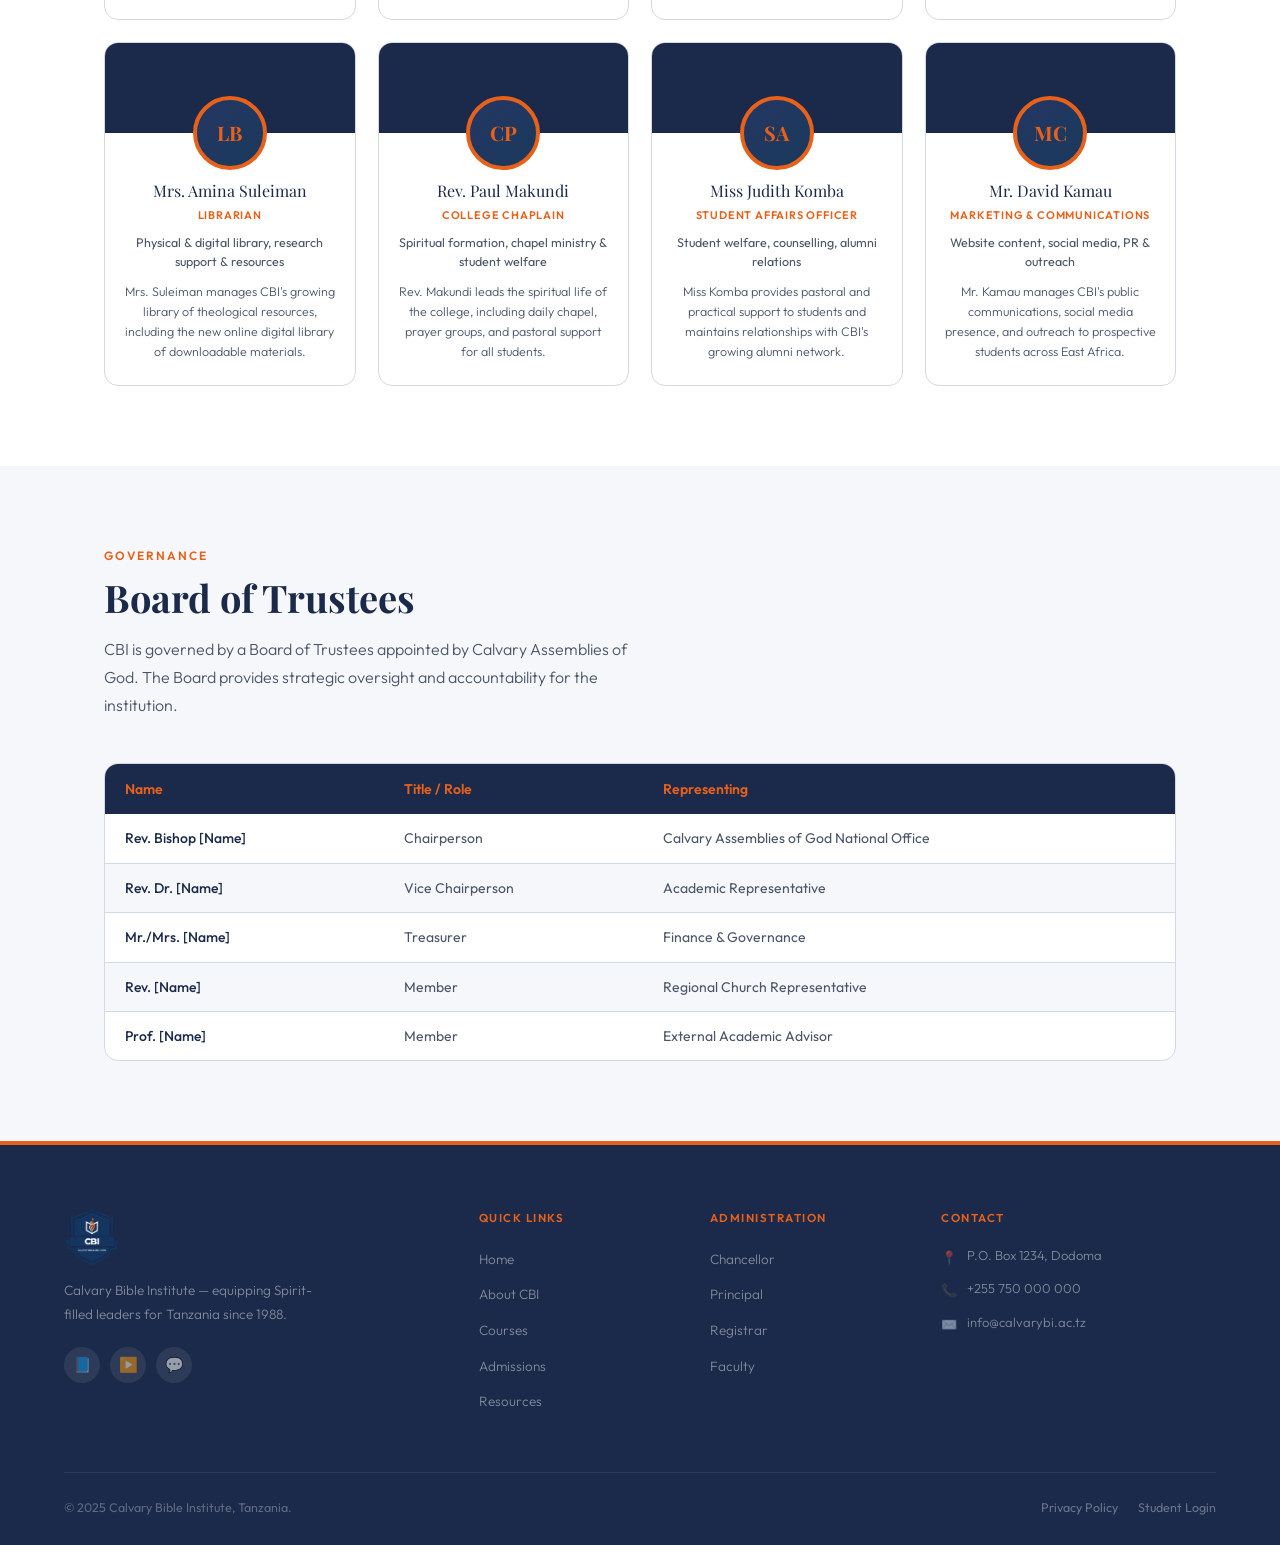
<file: administration.html>
<!DOCTYPE html>
<html lang="en">
<head>
  <meta charset="UTF-8"/><meta name="viewport" content="width=device-width, initial-scale=1.0"/>
  <title>Administration | CBI — Calvary Bible Institute Tanzania</title>
  <link rel="stylesheet" href="css/style.css"/>
</head>
<body>
<div class="topbar"><div class="topbar-left"><a href="tel:+255750000000">📞 +255 750 000 000</a><a href="mailto:info@calvarybi.ac.tz">✉ info@calvarybi.ac.tz</a></div><div class="topbar-right"><a href="#">EN</a>/<a href="#">SW</a><a href="https://wa.me/255750000000" class="wa-pill">💬 WhatsApp</a><a href="portal.html">Student Portal</a></div></div>
<nav class="navbar"><div class="nav-inner"><a href="index.html" class="logo"><div class="logo-badge" style="width:56px;height:56px"><img src="images/logo.png" alt="CBI Logo" style="width:100%;height:100%;object-fit:contain"/></div><div class="logo-text"><strong>Calvary Bible Institute</strong><em>Calvary Assemblies of God · Tanzania</em></div></a><ul class="nav-menu"><li class="nav-item"><a href="index.html" class="nav-link">Home</a></li><li class="nav-item"><a href="about.html" class="nav-link">About</a></li><li class="nav-item"><a href="courses.html" class="nav-link">Courses</a></li><li class="nav-item"><a href="admissions.html" class="nav-link">Admissions</a></li><li class="nav-item"><a href="resources.html" class="nav-link">Resources</a></li><li class="nav-item"><a href="administration.html" class="nav-link active">Leadership ▾</a><div class="dropdown"><a href="administration.html">Administration</a><a href="faculty.html">Faculty &amp; Lecturers</a><a href="#board">Board of Trustees</a></div></li><li class="nav-item"><a href="news.html" class="nav-link">News</a></li><li class="nav-item"><a href="contact.html" class="nav-link">Contact</a></li><li class="nav-item"><a href="admissions.html" class="nav-link nav-cta">Apply Now</a></li></ul><button class="hamburger" id="hamburger"><span></span><span></span><span></span></button></div></nav>
<div class="mobile-menu" id="mobileMenu"><div class="mobile-menu-head"><a href="index.html" class="logo"><div class="logo-badge" style="width:44px;height:44px"><img src="images/logo.png" alt="CBI" style="width:100%;height:100%;object-fit:contain"/></div><div class="logo-text"><strong style="color:white">Calvary Bible Institute</strong></div></a><button class="mobile-close" id="mobileClose">✕</button></div><ul class="mobile-nav-links"><li><a href="index.html">Home</a></li><li><a href="about.html">About CBI</a></li><li><a href="courses.html">Courses</a></li><li><a href="admissions.html">Admissions</a></li><li><a href="resources.html">Resources</a></li><li><a href="administration.html">Administration</a></li><li><a href="faculty.html">Faculty</a></li><li><a href="news.html">News</a></li><li><a href="contact.html">Contact</a></li></ul><a href="admissions.html" class="mobile-cta">Apply Now</a></div>
<div class="ticker-wrap"><div class="ticker"><span class="ticker-item">2025 Intake Open — Apply Before 30 June</span><span class="ticker-item">Online Theology Certificate Enrolling Now</span><span class="ticker-item">Graduation — 15 July 2025, Dodoma</span><span class="ticker-item">2025 Intake Open — Apply Before 30 June</span><span class="ticker-item">Online Theology Certificate Enrolling Now</span><span class="ticker-item">Graduation — 15 July 2025, Dodoma</span></div></div>
<!-- PAGE HERO -->
<section class="page-hero">
  <div class="page-hero-inner">
    <span class="page-hero-eyebrow">🏛️ College Leadership</span>
    <h1>College <em>Administration</em></h1>
    <p>Meet the dedicated leaders who guide Calvary Bible Institute's academic, spiritual, and operational mission.</p>
    <div class="breadcrumb"><a href="index.html">Home</a> › <span>Administration</span></div>
  </div>
</section>
<!-- INTRO -->
<section class="section">
  <div class="container">
    <div style="max-width:760px;margin-bottom:52px">
      <span class="section-label">Governance</span>
      <h2 class="section-title">Institutional Leadership</h2>
      <p>CBI is governed by experienced, Spirit-filled leaders committed to academic excellence and biblical integrity. Our administration upholds the values of Calvary Assemblies of God and ensures CBI fulfils its mission to train ministers across East Africa.</p>
    </div>
    <!-- ADMIN CARDS -->
    <div class="admin-grid">
      <div class="card admin-card reveal">
        <div class="ac-photo"><div class="ac-avatar">CH</div></div>
        <div class="ac-body">
          <div class="ac-name">Rev. Dr. Emmanuel Mwanga</div>
          <div class="ac-role">Chancellor</div>
          <div class="ac-dept">Overall spiritual oversight, vision &amp; institutional governance of CBI</div>
          <p style="font-size:12.5px;color:var(--muted);margin-top:10px;line-height:1.6;font-weight:300">Rev. Dr. Mwanga has served as Chancellor since 2010. He holds a Doctor of Theology from Nairobi International School of Theology and has over 25 years of ministry experience.</p>
          <a href="mailto:chancellor@calvarybi.ac.tz" style="font-size:12px;color:var(--gold);display:block;margin-top:8px">✉ chancellor@calvarybi.ac.tz</a>
        </div>
      </div>
      <div class="card admin-card reveal">
        <div class="ac-photo"><div class="ac-avatar">PR</div></div>
        <div class="ac-body">
          <div class="ac-name">Rev. Dr. Grace Mkumbwa</div>
          <div class="ac-role">College Principal</div>
          <div class="ac-dept">Academic leadership, faculty development &amp; institutional quality</div>
          <p style="font-size:12.5px;color:var(--muted);margin-top:10px;line-height:1.6;font-weight:300">Rev. Dr. Mkumbwa holds a PhD in Biblical Studies and has led CBI's academic expansion, including the launch of the online learning platform.</p>
          <a href="mailto:principal@calvarybi.ac.tz" style="font-size:12px;color:var(--gold);display:block;margin-top:8px">✉ principal@calvarybi.ac.tz</a>
        </div>
      </div>
      <div class="card admin-card reveal">
        <div class="ac-photo"><div class="ac-avatar">VP</div></div>
        <div class="ac-body">
          <div class="ac-name">Rev. Stephen Kileo</div>
          <div class="ac-role">Vice Principal</div>
          <div class="ac-dept">Student affairs, campus life &amp; co-curricular activities</div>
          <p style="font-size:12.5px;color:var(--muted);margin-top:10px;line-height:1.6;font-weight:300">Rev. Kileo oversees all student welfare matters, campus discipline, and spiritual formation activities at CBI.</p>
        </div>
      </div>
      <div class="card admin-card reveal">
        <div class="ac-photo"><div class="ac-avatar">DS</div></div>
        <div class="ac-body">
          <div class="ac-name">Rev. Dr. Esther Nyamasyo</div>
          <div class="ac-role">Dean of Studies</div>
          <div class="ac-dept">Curriculum design, examinations &amp; academic standards</div>
          <p style="font-size:12.5px;color:var(--muted);margin-top:10px;line-height:1.6;font-weight:300">Rev. Dr. Nyamasyo holds a Doctor of Ministry and is responsible for all curriculum development and examination coordination at CBI.</p>
        </div>
      </div>
      <div class="card admin-card reveal">
        <div class="ac-photo"><div class="ac-avatar">AD</div></div>
        <div class="ac-body">
          <div class="ac-name">Mr. Thomas Wambura</div>
          <div class="ac-role">Academic Director</div>
          <div class="ac-dept">Programme development, accreditation &amp; quality assurance</div>
          <p style="font-size:12.5px;color:var(--muted);margin-top:10px;line-height:1.6;font-weight:300">Mr. Wambura manages CBI's programme development and works with external accreditation bodies to maintain quality standards.</p>
        </div>
      </div>
      <div class="card admin-card reveal">
        <div class="ac-photo"><div class="ac-avatar">RG</div></div>
        <div class="ac-body">
          <div class="ac-name">Mr. Abel Shirima</div>
          <div class="ac-role">Registrar</div>
          <div class="ac-dept">Student records, admissions, transcripts &amp; certification</div>
          <p style="font-size:12.5px;color:var(--muted);margin-top:10px;line-height:1.6;font-weight:300">Mr. Shirima manages all student records, processes applications, and coordinates the issuance of certificates and transcripts.</p>
          <a href="mailto:admissions@calvarybi.ac.tz" style="font-size:12px;color:var(--gold);display:block;margin-top:8px">✉ admissions@calvarybi.ac.tz</a>
        </div>
      </div>
      <div class="card admin-card reveal">
        <div class="ac-photo"><div class="ac-avatar">FO</div></div>
        <div class="ac-body">
          <div class="ac-name">Mrs. Ruth Kasanga</div>
          <div class="ac-role">Finance &amp; Admin Officer</div>
          <div class="ac-dept">Budget management, fees, bursary &amp; financial reporting</div>
          <p style="font-size:12.5px;color:var(--muted);margin-top:10px;line-height:1.6;font-weight:300">Mrs. Kasanga manages all financial operations including student fees, bursary awards, and institutional budget planning.</p>
          <a href="mailto:finance@calvarybi.ac.tz" style="font-size:12px;color:var(--gold);display:block;margin-top:8px">✉ finance@calvarybi.ac.tz</a>
        </div>
      </div>
      <div class="card admin-card reveal">
        <div class="ac-photo"><div class="ac-avatar">IT</div></div>
        <div class="ac-body">
          <div class="ac-name">Mr. Joseph Mushi</div>
          <div class="ac-role">ICT Director</div>
          <div class="ac-dept">Website, online learning platform &amp; digital infrastructure</div>
          <p style="font-size:12.5px;color:var(--muted);margin-top:10px;line-height:1.6;font-weight:300">Mr. Mushi oversees all technology operations including the website, student portal, online courses, and digital payment systems.</p>
        </div>
      </div>
      <div class="card admin-card reveal">
        <div class="ac-photo"><div class="ac-avatar">LB</div></div>
        <div class="ac-body">
          <div class="ac-name">Mrs. Amina Suleiman</div>
          <div class="ac-role">Librarian</div>
          <div class="ac-dept">Physical &amp; digital library, research support &amp; resources</div>
          <p style="font-size:12.5px;color:var(--muted);margin-top:10px;line-height:1.6;font-weight:300">Mrs. Suleiman manages CBI's growing library of theological resources, including the new online digital library of downloadable materials.</p>
        </div>
      </div>
      <div class="card admin-card reveal">
        <div class="ac-photo"><div class="ac-avatar">CP</div></div>
        <div class="ac-body">
          <div class="ac-name">Rev. Paul Makundi</div>
          <div class="ac-role">College Chaplain</div>
          <div class="ac-dept">Spiritual formation, chapel ministry &amp; student welfare</div>
          <p style="font-size:12.5px;color:var(--muted);margin-top:10px;line-height:1.6;font-weight:300">Rev. Makundi leads the spiritual life of the college, including daily chapel, prayer groups, and pastoral support for all students.</p>
        </div>
      </div>
      <div class="card admin-card reveal">
        <div class="ac-photo"><div class="ac-avatar">SA</div></div>
        <div class="ac-body">
          <div class="ac-name">Miss Judith Komba</div>
          <div class="ac-role">Student Affairs Officer</div>
          <div class="ac-dept">Student welfare, counselling, alumni relations</div>
          <p style="font-size:12.5px;color:var(--muted);margin-top:10px;line-height:1.6;font-weight:300">Miss Komba provides pastoral and practical support to students and maintains relationships with CBI's growing alumni network.</p>
        </div>
      </div>
      <div class="card admin-card reveal">
        <div class="ac-photo"><div class="ac-avatar">MC</div></div>
        <div class="ac-body">
          <div class="ac-name">Mr. David Kamau</div>
          <div class="ac-role">Marketing &amp; Communications</div>
          <div class="ac-dept">Website content, social media, PR &amp; outreach</div>
          <p style="font-size:12.5px;color:var(--muted);margin-top:10px;line-height:1.6;font-weight:300">Mr. Kamau manages CBI's public communications, social media presence, and outreach to prospective students across East Africa.</p>
        </div>
      </div>
    </div>
  </div>
</section>
<!-- BOARD OF TRUSTEES -->
<section class="section section-alt" id="board">
  <div class="container">
    <span class="section-label">Governance</span>
    <h2 class="section-title">Board of Trustees</h2>
    <p class="section-sub">CBI is governed by a Board of Trustees appointed by Calvary Assemblies of God. The Board provides strategic oversight and accountability for the institution.</p>
    <div style="background:var(--white);border:1px solid var(--border);border-radius:14px;overflow:hidden">
      <table style="width:100%;border-collapse:collapse;font-size:14px">
        <thead><tr style="background:var(--navy)"><th style="padding:14px 20px;text-align:left;color:var(--gold);font-weight:600">Name</th><th style="padding:14px 20px;text-align:left;color:var(--gold);font-weight:600">Title / Role</th><th style="padding:14px 20px;text-align:left;color:var(--gold);font-weight:600">Representing</th></tr></thead>
        <tbody>
          <tr style="border-bottom:1px solid var(--border)"><td style="padding:13px 20px;font-weight:500;color:var(--navy)">Rev. Bishop [Name]</td><td style="padding:13px 20px;color:var(--muted)">Chairperson</td><td style="padding:13px 20px;color:var(--muted)">Calvary Assemblies of God National Office</td></tr>
          <tr style="border-bottom:1px solid var(--border);background:var(--cream)"><td style="padding:13px 20px;font-weight:500;color:var(--navy)">Rev. Dr. [Name]</td><td style="padding:13px 20px;color:var(--muted)">Vice Chairperson</td><td style="padding:13px 20px;color:var(--muted)">Academic Representative</td></tr>
          <tr style="border-bottom:1px solid var(--border)"><td style="padding:13px 20px;font-weight:500;color:var(--navy)">Mr./Mrs. [Name]</td><td style="padding:13px 20px;color:var(--muted)">Treasurer</td><td style="padding:13px 20px;color:var(--muted)">Finance &amp; Governance</td></tr>
          <tr style="border-bottom:1px solid var(--border);background:var(--cream)"><td style="padding:13px 20px;font-weight:500;color:var(--navy)">Rev. [Name]</td><td style="padding:13px 20px;color:var(--muted)">Member</td><td style="padding:13px 20px;color:var(--muted)">Regional Church Representative</td></tr>
          <tr><td style="padding:13px 20px;font-weight:500;color:var(--navy)">Prof. [Name]</td><td style="padding:13px 20px;color:var(--muted)">Member</td><td style="padding:13px 20px;color:var(--muted)">External Academic Advisor</td></tr>
        </tbody>
      </table>
    </div>
  </div>
</section>
<footer class="footer"><div class="footer-inner"><div class="footer-grid"><div class="footer-brand"><div class="logo-badge" style="width:56px;height:56px;border-radius:6px;overflow:hidden"><img src="images/logo.png" alt="CBI Logo" style="width:100%;height:100%;object-fit:contain"/></div><p>Calvary Bible Institute — equipping Spirit-filled leaders for Tanzania since 1988.</p><div class="footer-socials"><a href="#" class="social-icon">📘</a><a href="#" class="social-icon">▶️</a><a href="https://wa.me/255750000000" class="social-icon">💬</a></div></div><div><div class="footer-col-title">Quick Links</div><ul class="footer-links"><li><a href="index.html">Home</a></li><li><a href="about.html">About CBI</a></li><li><a href="courses.html">Courses</a></li><li><a href="admissions.html">Admissions</a></li><li><a href="resources.html">Resources</a></li></ul></div><div><div class="footer-col-title">Administration</div><ul class="footer-links"><li><a href="administration.html">Chancellor</a></li><li><a href="administration.html">Principal</a></li><li><a href="administration.html">Registrar</a></li><li><a href="faculty.html">Faculty</a></li></ul></div><div><div class="footer-col-title">Contact</div><div class="footer-contact-item"><span>📍</span><span>P.O. Box 1234, Dodoma</span></div><div class="footer-contact-item"><span>📞</span><span>+255 750 000 000</span></div><div class="footer-contact-item"><span>✉️</span><span>info@calvarybi.ac.tz</span></div></div></div><div class="footer-bottom"><span>© 2025 Calvary Bible Institute, Tanzania.</span><div class="footer-bottom-links"><a href="#">Privacy Policy</a><a href="portal.html">Student Login</a></div></div></div></footer>
<a href="https://wa.me/255750000000" class="wa-float" target="_blank" rel="noopener" title="WhatsApp">💬</a>
<script src="js/main.js"></script>
</body>
</html>
</file>
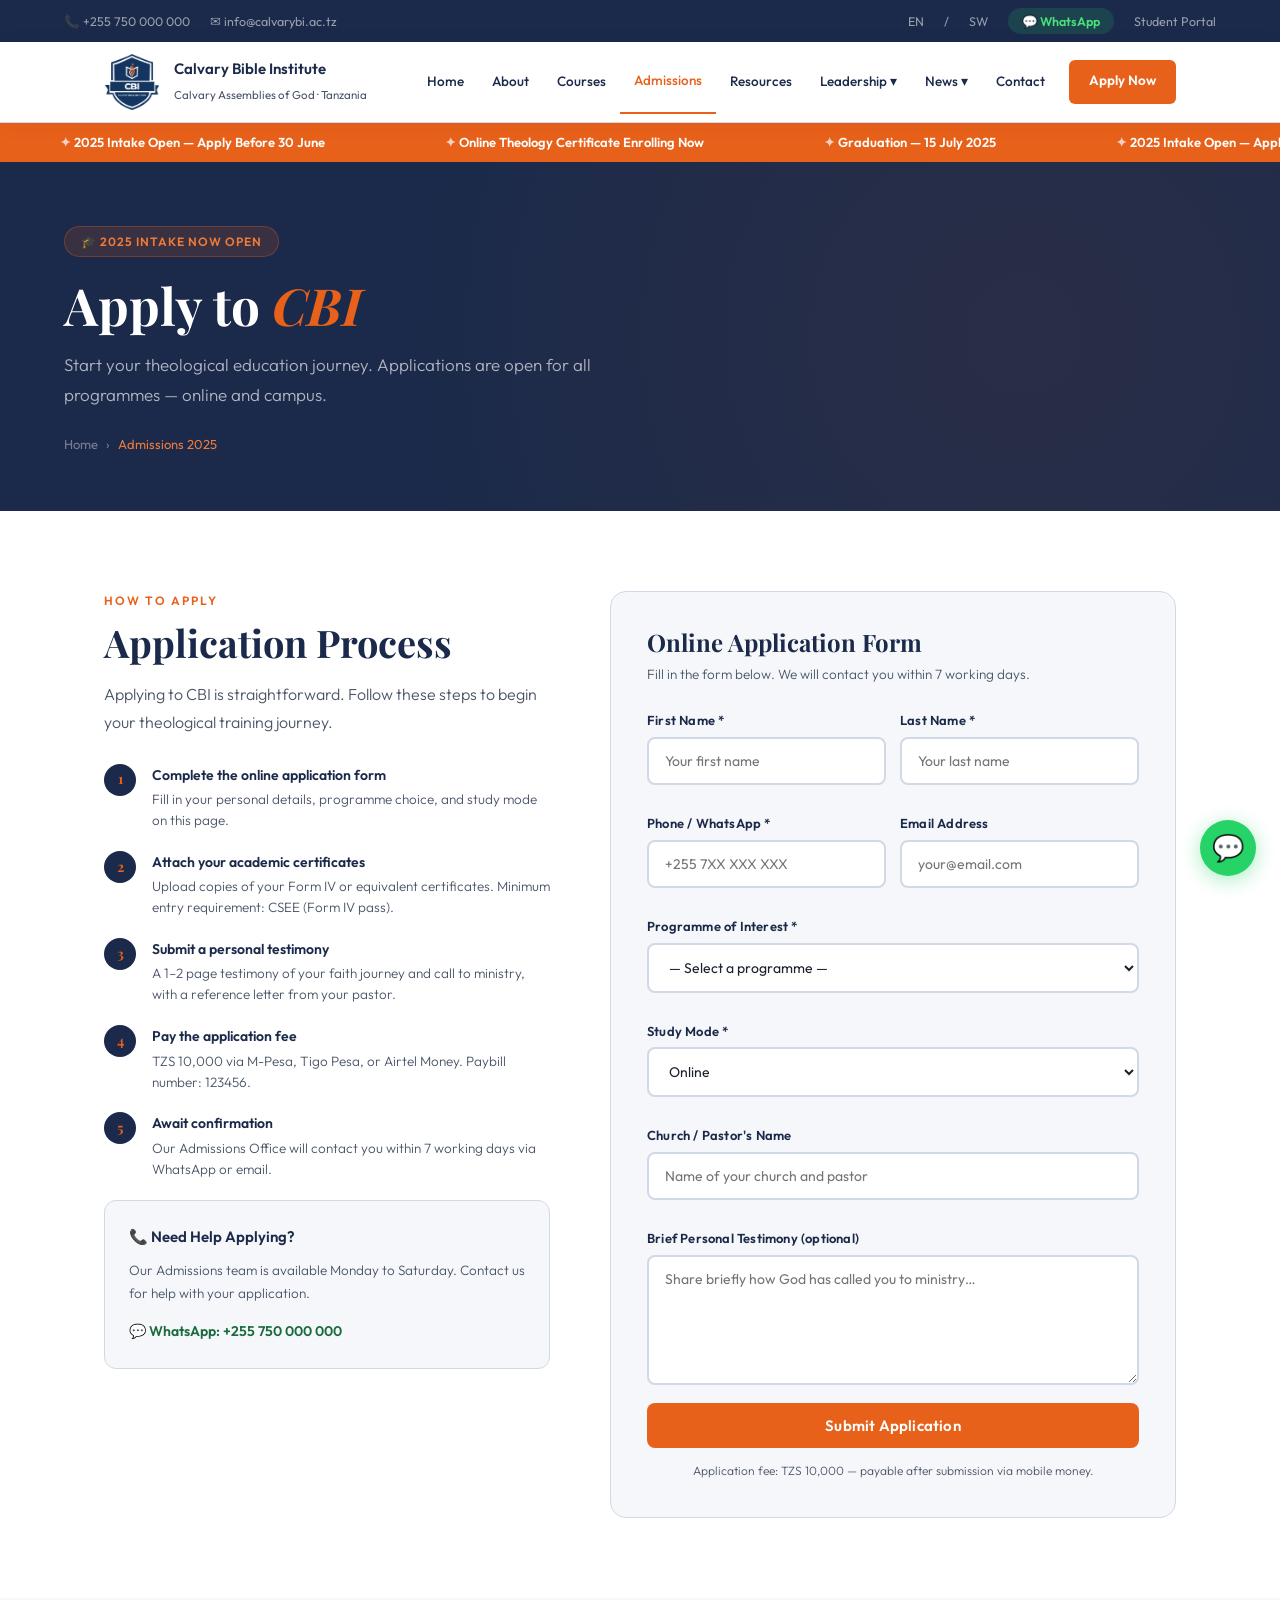
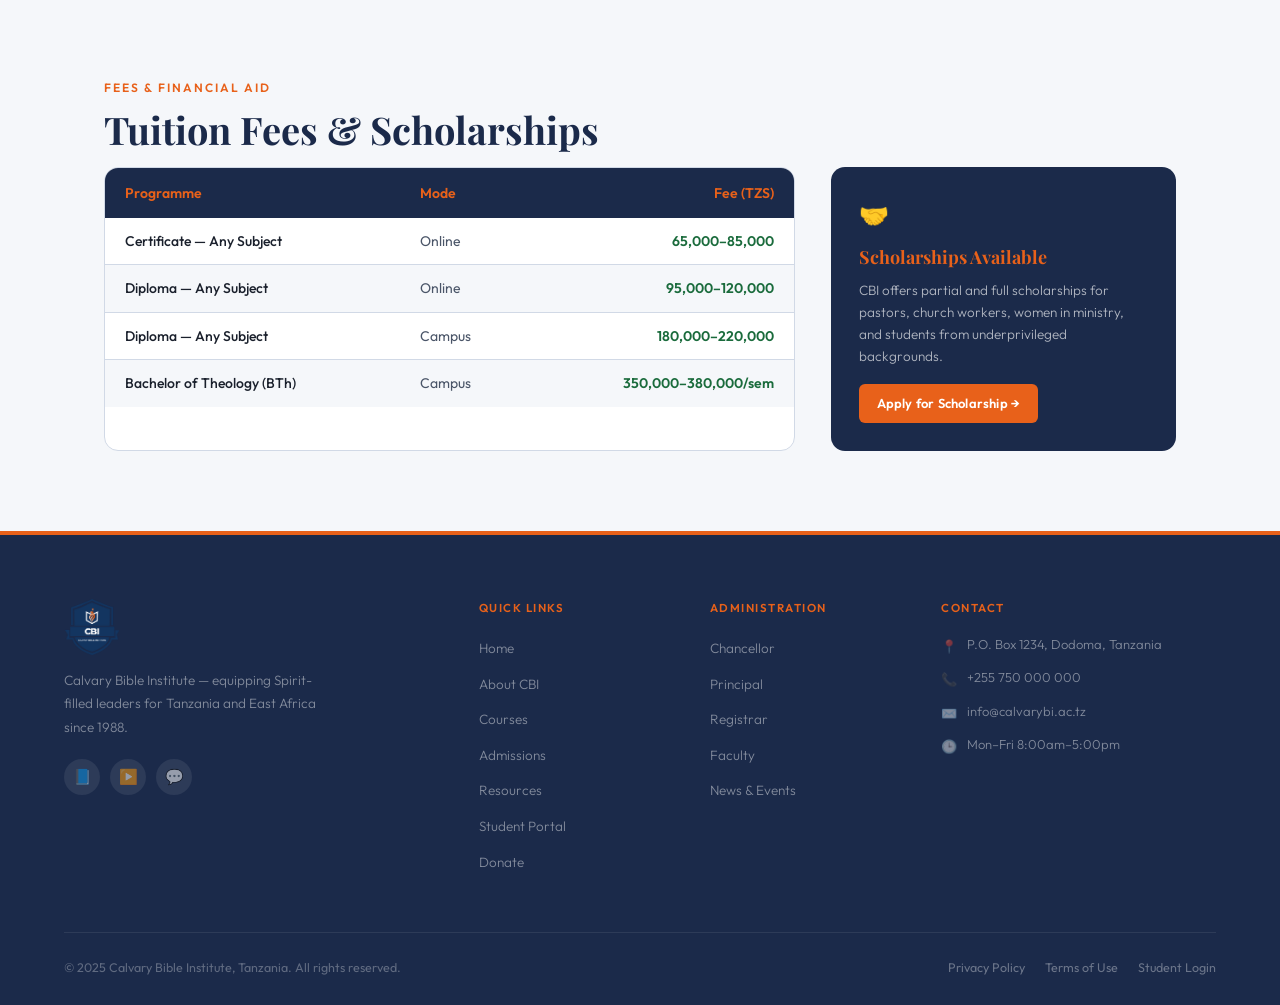
<file: admissions.html>
<!DOCTYPE html>
<html lang="en">
<head>
  <meta charset="UTF-8"/><meta name="viewport" content="width=device-width, initial-scale=1.0"/>
  <title>Admissions 2025 | CBI — Calvary Bible Institute Tanzania</title>
  <link rel="stylesheet" href="css/style.css"/>
</head>
<body>
<div class="topbar"><div class="topbar-left"><a href="tel:+255750000000">📞 +255 750 000 000</a><a href="mailto:info@calvarybi.ac.tz">✉ info@calvarybi.ac.tz</a></div><div class="topbar-right"><a href="#">EN</a>/<a href="#">SW</a><a href="https://wa.me/255750000000" class="wa-pill">💬 WhatsApp</a><a href="portal.html">Student Portal</a></div></div>
<nav class="navbar"><div class="nav-inner"><a href="index.html" class="logo"><div class="logo-badge" style="width:56px;height:56px"><img src="images/logo.png" alt="CBI Logo" style="width:100%;height:100%;object-fit:contain"/></div><div class="logo-text"><strong>Calvary Bible Institute</strong><em>Calvary Assemblies of God · Tanzania</em></div></a><ul class="nav-menu"><li class="nav-item"><a href="index.html" class="nav-link">Home</a></li><li class="nav-item"><a href="about.html" class="nav-link">About</a></li><li class="nav-item"><a href="courses.html" class="nav-link">Courses</a></li><li class="nav-item"><a href="admissions.html" class="nav-link active">Admissions</a></li><li class="nav-item"><a href="resources.html" class="nav-link ">Resources</a></li><li class="nav-item"><a href="administration.html" class="nav-link ">Leadership ▾</a><div class="dropdown"><a href="administration.html">Administration</a><a href="faculty.html">Faculty</a></div></li><li class="nav-item"><a href="news.html" class="nav-link ">News ▾</a><div class="dropdown"><a href="news.html">All News</a><a href="events.html">Events</a></div></li><li class="nav-item"><a href="contact.html" class="nav-link ">Contact</a></li><li class="nav-item"><a href="admissions.html" class="nav-link nav-cta">Apply Now</a></li></ul><button class="hamburger" id="hamburger"><span></span><span></span><span></span></button></div></nav>
<div class="mobile-menu" id="mobileMenu"><div class="mobile-menu-head"><a href="index.html" class="logo"><div class="logo-badge" style="width:44px;height:44px"><img src="images/logo.png" alt="CBI" style="width:100%;height:100%;object-fit:contain"/></div><div class="logo-text"><strong style="color:white">Calvary Bible Institute</strong></div></a><button class="mobile-close" id="mobileClose">✕</button></div><ul class="mobile-nav-links"><li><a href="index.html">Home</a></li><li><a href="about.html">About</a></li><li><a href="courses.html">Courses</a></li><li><a href="admissions.html">Admissions</a></li><li><a href="resources.html">Resources</a></li><li><a href="administration.html">Administration</a></li><li><a href="faculty.html">Faculty</a></li><li><a href="news.html">News</a></li><li><a href="events.html">Events</a></li><li><a href="donate.html">Donate</a></li><li><a href="contact.html">Contact</a></li></ul><a href="admissions.html" class="mobile-cta">Apply Now</a></div>
<div class="ticker-wrap"><div class="ticker"><span class="ticker-item">2025 Intake Open — Apply Before 30 June</span><span class="ticker-item">Online Theology Certificate Enrolling Now</span><span class="ticker-item">Graduation — 15 July 2025</span><span class="ticker-item">2025 Intake Open — Apply Before 30 June</span><span class="ticker-item">Online Theology Certificate Enrolling Now</span><span class="ticker-item">Graduation — 15 July 2025</span></div></div>
<section class="page-hero">
  <div class="page-hero-inner">
    <span class="page-hero-eyebrow">🎓 2025 Intake Now Open</span>
    <h1>Apply to <em>CBI</em></h1>
    <p>Start your theological education journey. Applications are open for all programmes — online and campus.</p>
    <div class="breadcrumb"><a href="index.html">Home</a> › <span>Admissions 2025</span></div>
  </div>
</section>
<section class="section">
  <div class="container">
    <div style="display:grid;grid-template-columns:1fr 1fr;gap:60px;align-items:start">
      <div>
        <span class="section-label">How to Apply</span>
        <h2 class="section-title">Application Process</h2>
        <p style="margin-bottom:28px;color:var(--muted)">Applying to CBI is straightforward. Follow these steps to begin your theological training journey.</p>
        <ol class="steps-list">
          <li><div><div class="step-title">Complete the online application form</div><div class="step-desc">Fill in your personal details, programme choice, and study mode on this page.</div></div></li>
          <li><div><div class="step-title">Attach your academic certificates</div><div class="step-desc">Upload copies of your Form IV or equivalent certificates. Minimum entry requirement: CSEE (Form IV pass).</div></div></li>
          <li><div><div class="step-title">Submit a personal testimony</div><div class="step-desc">A 1–2 page testimony of your faith journey and call to ministry, with a reference letter from your pastor.</div></div></li>
          <li><div><div class="step-title">Pay the application fee</div><div class="step-desc">TZS 10,000 via M-Pesa, Tigo Pesa, or Airtel Money. Paybill number: 123456.</div></div></li>
          <li><div><div class="step-title">Await confirmation</div><div class="step-desc">Our Admissions Office will contact you within 7 working days via WhatsApp or email.</div></div></li>
        </ol>
        <div style="background:var(--cream);border-radius:12px;padding:24px;border:1px solid var(--border);margin-top:8px">
          <div style="font-weight:600;color:var(--navy);margin-bottom:10px;font-size:15px">📞 Need Help Applying?</div>
          <p style="font-size:13.5px;color:var(--muted);margin-bottom:12px;font-weight:300">Our Admissions team is available Monday to Saturday. Contact us for help with your application.</p>
          <a href="https://wa.me/255750000000" style="color:var(--green);font-weight:600;font-size:14px">💬 WhatsApp: +255 750 000 000</a>
        </div>
      </div>
      <div>
        <div class="form-box">
          <h3>Online Application Form</h3>
          <p class="form-sub">Fill in the form below. We will contact you within 7 working days.</p>
          <form data-demo="Application submitted! Our admissions team will contact you within 7 working days via WhatsApp.">
            <div class="form-grid">
              <div class="form-group"><label>First Name *</label><input type="text" required placeholder="Your first name"/></div>
              <div class="form-group"><label>Last Name *</label><input type="text" required placeholder="Your last name"/></div>
              <div class="form-group"><label>Phone / WhatsApp *</label><input type="tel" required placeholder="+255 7XX XXX XXX"/></div>
              <div class="form-group"><label>Email Address</label><input type="email" placeholder="your@email.com"/></div>
              <div class="form-group full"><label>Programme of Interest *</label>
                <select required>
                  <option value="">— Select a programme —</option>
                  <option>Certificate in Biblical Theology</option>
                  <option>Certificate in Christian Leadership</option>
                  <option>Diploma in Pentecostal Ministry</option>
                  <option>Diploma in Missiology</option>
                  <option>Bachelor of Theology (BTh)</option>
                </select>
              </div>
              <div class="form-group full"><label>Study Mode *</label>
                <select required><option>Online</option><option>Campus (Dodoma)</option><option>Blended Online + Campus</option></select>
              </div>
              <div class="form-group full"><label>Church / Pastor's Name</label><input type="text" placeholder="Name of your church and pastor"/></div>
              <div class="form-group full"><label>Brief Personal Testimony (optional)</label><textarea placeholder="Share briefly how God has called you to ministry…"></textarea></div>
            </div>
            <button type="submit" class="btn btn-gold" style="width:100%;justify-content:center;margin-top:4px">Submit Application</button>
          </form>
          <p style="font-size:12px;color:var(--muted);text-align:center;margin-top:12px;font-weight:300">Application fee: TZS 10,000 — payable after submission via mobile money.</p>
        </div>
      </div>
    </div>
  </div>
</section>
<section class="section section-alt">
  <div class="container">
    <span class="section-label">Fees &amp; Financial Aid</span>
    <h2 class="section-title">Tuition Fees &amp; Scholarships</h2>
    <div style="display:grid;grid-template-columns:2fr 1fr;gap:36px">
      <div style="background:var(--white);border-radius:14px;overflow:hidden;border:1px solid var(--border)">
        <table style="width:100%;border-collapse:collapse;font-size:14px">
          <thead><tr style="background:var(--navy)"><th style="padding:14px 20px;text-align:left;color:var(--gold);font-weight:600">Programme</th><th style="padding:14px 20px;text-align:left;color:var(--gold);font-weight:600">Mode</th><th style="padding:14px 20px;text-align:right;color:var(--gold);font-weight:600">Fee (TZS)</th></tr></thead>
          <tbody>
            <tr style="border-bottom:1px solid var(--border)"><td style="padding:12px 20px;font-weight:500">Certificate — Any Subject</td><td style="padding:12px 20px;color:var(--muted)">Online</td><td style="padding:12px 20px;text-align:right;color:var(--green);font-weight:600">65,000–85,000</td></tr>
            <tr style="background:var(--cream);border-bottom:1px solid var(--border)"><td style="padding:12px 20px;font-weight:500">Diploma — Any Subject</td><td style="padding:12px 20px;color:var(--muted)">Online</td><td style="padding:12px 20px;text-align:right;color:var(--green);font-weight:600">95,000–120,000</td></tr>
            <tr style="border-bottom:1px solid var(--border)"><td style="padding:12px 20px;font-weight:500">Diploma — Any Subject</td><td style="padding:12px 20px;color:var(--muted)">Campus</td><td style="padding:12px 20px;text-align:right;color:var(--green);font-weight:600">180,000–220,000</td></tr>
            <tr style="background:var(--cream)"><td style="padding:12px 20px;font-weight:500">Bachelor of Theology (BTh)</td><td style="padding:12px 20px;color:var(--muted)">Campus</td><td style="padding:12px 20px;text-align:right;color:var(--green);font-weight:600">350,000–380,000/sem</td></tr>
          </tbody>
        </table>
      </div>
      <div style="background:var(--navy);border-radius:14px;padding:28px;color:white">
        <div style="font-size:24px;margin-bottom:14px">🤝</div>
        <h4 style="font-family:'Playfair Display',serif;color:var(--gold);margin-bottom:10px">Scholarships Available</h4>
        <p style="font-size:13.5px;color:rgba(255,255,255,.65);line-height:1.65;font-weight:300;margin-bottom:16px">CBI offers partial and full scholarships for pastors, church workers, women in ministry, and students from underprivileged backgrounds.</p>
        <a href="contact.html" class="btn btn-gold btn-sm" style="display:inline-flex">Apply for Scholarship →</a>
      </div>
    </div>
  </div>
</section>
<footer class="footer"><div class="footer-inner"><div class="footer-grid"><div class="footer-brand"><div class="logo-badge" style="width:56px;height:56px;border-radius:6px;overflow:hidden"><img src="images/logo.png" alt="CBI Logo" style="width:100%;height:100%;object-fit:contain"/></div><p>Calvary Bible Institute — equipping Spirit-filled leaders for Tanzania and East Africa since 1988.</p><div class="footer-socials"><a href="#" class="social-icon">📘</a><a href="#" class="social-icon">▶️</a><a href="https://wa.me/255750000000" class="social-icon">💬</a></div></div><div><div class="footer-col-title">Quick Links</div><ul class="footer-links"><li><a href="index.html">Home</a></li><li><a href="about.html">About CBI</a></li><li><a href="courses.html">Courses</a></li><li><a href="admissions.html">Admissions</a></li><li><a href="resources.html">Resources</a></li><li><a href="portal.html">Student Portal</a></li><li><a href="donate.html">Donate</a></li></ul></div><div><div class="footer-col-title">Administration</div><ul class="footer-links"><li><a href="administration.html">Chancellor</a></li><li><a href="administration.html">Principal</a></li><li><a href="administration.html">Registrar</a></li><li><a href="faculty.html">Faculty</a></li><li><a href="news.html">News &amp; Events</a></li></ul></div><div><div class="footer-col-title">Contact</div><div class="footer-contact-item"><span>📍</span><span>P.O. Box 1234, Dodoma, Tanzania</span></div><div class="footer-contact-item"><span>📞</span><span>+255 750 000 000</span></div><div class="footer-contact-item"><span>✉️</span><span>info@calvarybi.ac.tz</span></div><div class="footer-contact-item"><span>🕒</span><span>Mon–Fri 8:00am–5:00pm</span></div></div></div><div class="footer-bottom"><span>© 2025 Calvary Bible Institute, Tanzania. All rights reserved.</span><div class="footer-bottom-links"><a href="#">Privacy Policy</a><a href="#">Terms of Use</a><a href="portal.html">Student Login</a></div></div></div></footer>
<a href="https://wa.me/255750000000" class="wa-float" target="_blank" rel="noopener" title="WhatsApp">💬</a>
<script src="js/main.js"></script>
</body>
</html>
</file>
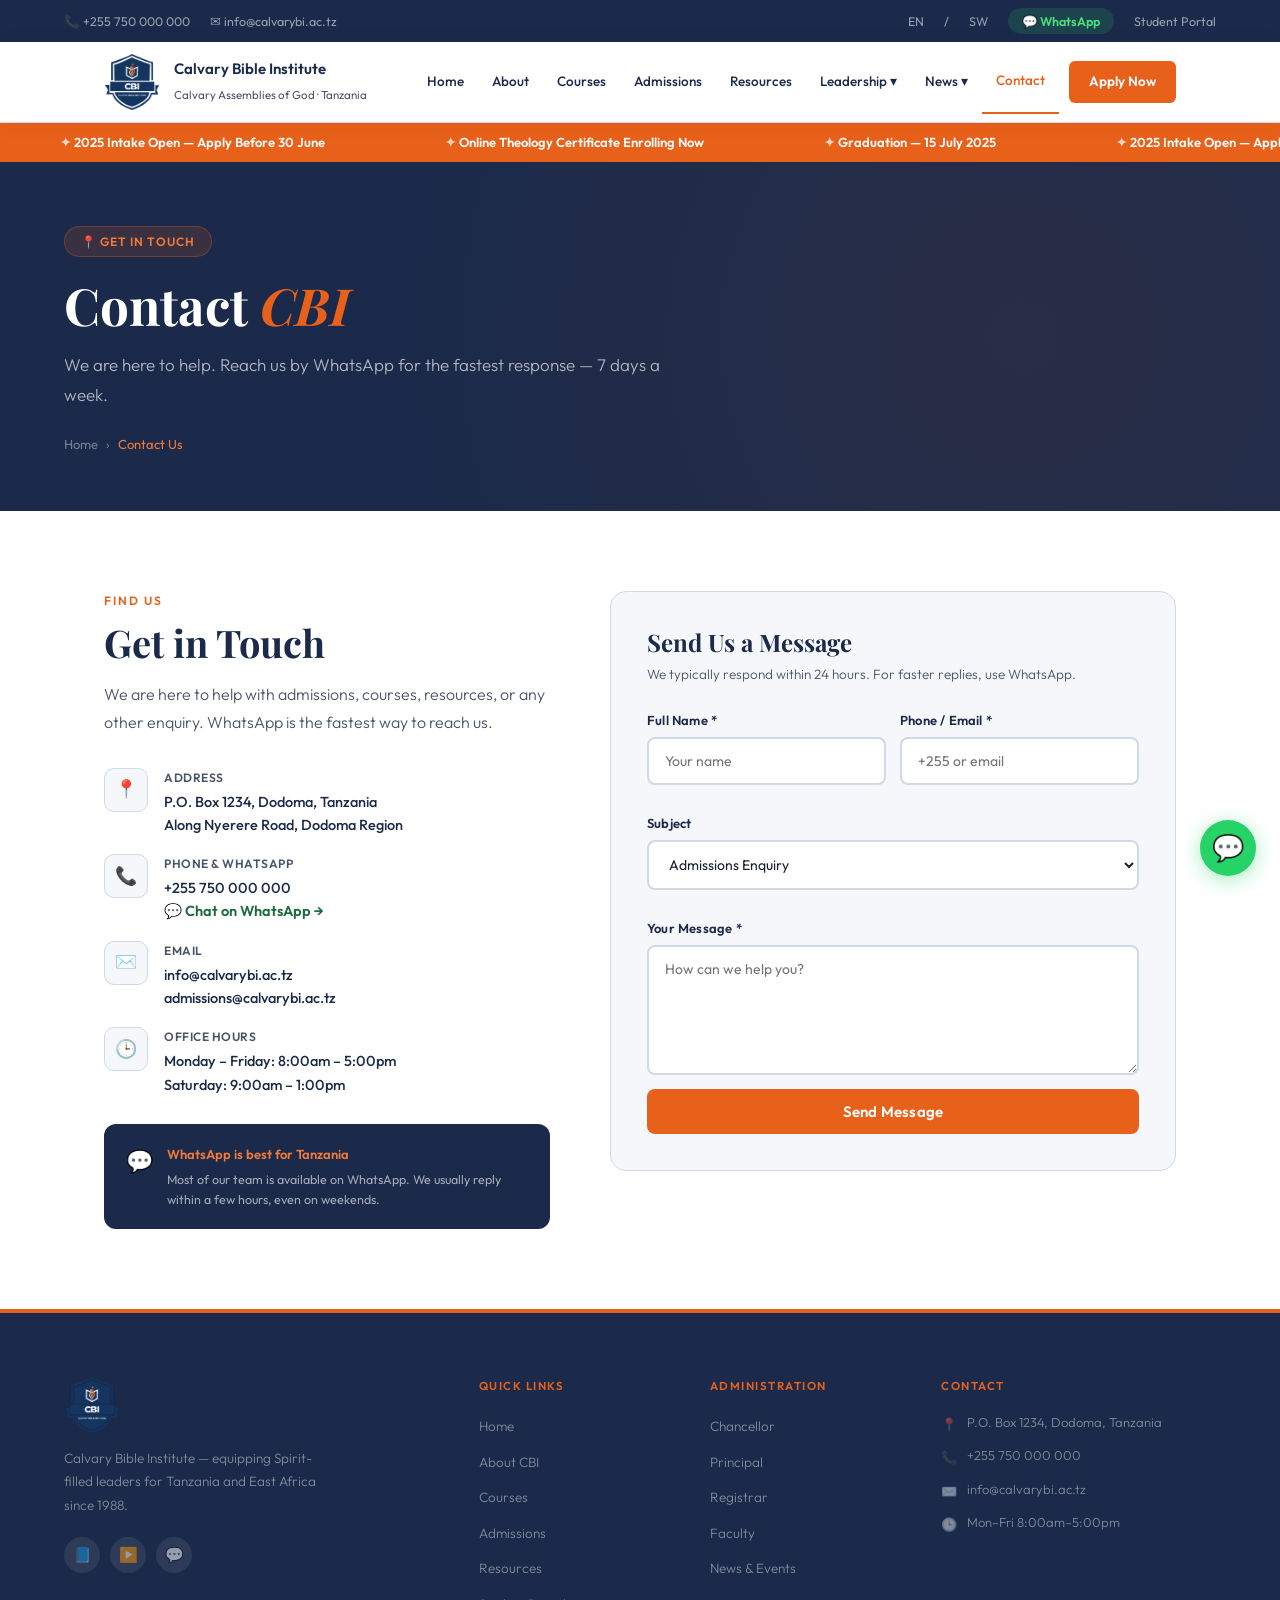
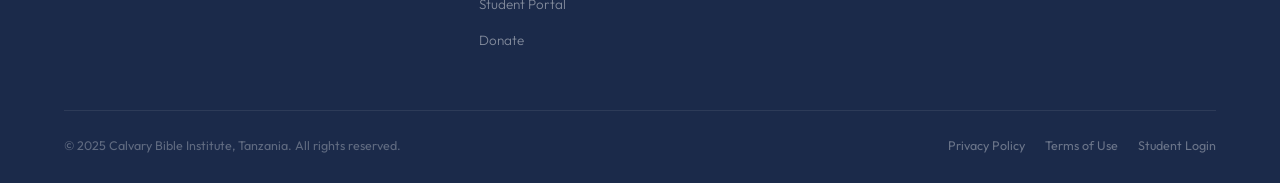
<file: contact.html>
<!DOCTYPE html>
<html lang="en">
<head>
  <meta charset="UTF-8"/><meta name="viewport" content="width=device-width, initial-scale=1.0"/>
  <title>Contact Us | CBI — Calvary Bible Institute Tanzania</title>
  <link rel="stylesheet" href="css/style.css"/>
</head>
<body>
<div class="topbar"><div class="topbar-left"><a href="tel:+255750000000">📞 +255 750 000 000</a><a href="mailto:info@calvarybi.ac.tz">✉ info@calvarybi.ac.tz</a></div><div class="topbar-right"><a href="#">EN</a>/<a href="#">SW</a><a href="https://wa.me/255750000000" class="wa-pill">💬 WhatsApp</a><a href="portal.html">Student Portal</a></div></div>
<nav class="navbar"><div class="nav-inner"><a href="index.html" class="logo"><div class="logo-badge" style="width:56px;height:56px"><img src="images/logo.png" alt="CBI Logo" style="width:100%;height:100%;object-fit:contain"/></div><div class="logo-text"><strong>Calvary Bible Institute</strong><em>Calvary Assemblies of God · Tanzania</em></div></a><ul class="nav-menu"><li class="nav-item"><a href="index.html" class="nav-link">Home</a></li><li class="nav-item"><a href="about.html" class="nav-link">About</a></li><li class="nav-item"><a href="courses.html" class="nav-link">Courses</a></li><li class="nav-item"><a href="admissions.html" class="nav-link ">Admissions</a></li><li class="nav-item"><a href="resources.html" class="nav-link ">Resources</a></li><li class="nav-item"><a href="administration.html" class="nav-link ">Leadership ▾</a><div class="dropdown"><a href="administration.html">Administration</a><a href="faculty.html">Faculty</a></div></li><li class="nav-item"><a href="news.html" class="nav-link ">News ▾</a><div class="dropdown"><a href="news.html">All News</a><a href="events.html">Events</a></div></li><li class="nav-item"><a href="contact.html" class="nav-link active">Contact</a></li><li class="nav-item"><a href="admissions.html" class="nav-link nav-cta">Apply Now</a></li></ul><button class="hamburger" id="hamburger"><span></span><span></span><span></span></button></div></nav>
<div class="mobile-menu" id="mobileMenu"><div class="mobile-menu-head"><a href="index.html" class="logo"><div class="logo-badge" style="width:44px;height:44px"><img src="images/logo.png" alt="CBI" style="width:100%;height:100%;object-fit:contain"/></div><div class="logo-text"><strong style="color:white">Calvary Bible Institute</strong></div></a><button class="mobile-close" id="mobileClose">✕</button></div><ul class="mobile-nav-links"><li><a href="index.html">Home</a></li><li><a href="about.html">About</a></li><li><a href="courses.html">Courses</a></li><li><a href="admissions.html">Admissions</a></li><li><a href="resources.html">Resources</a></li><li><a href="administration.html">Administration</a></li><li><a href="faculty.html">Faculty</a></li><li><a href="news.html">News</a></li><li><a href="events.html">Events</a></li><li><a href="donate.html">Donate</a></li><li><a href="contact.html">Contact</a></li></ul><a href="admissions.html" class="mobile-cta">Apply Now</a></div>
<div class="ticker-wrap"><div class="ticker"><span class="ticker-item">2025 Intake Open — Apply Before 30 June</span><span class="ticker-item">Online Theology Certificate Enrolling Now</span><span class="ticker-item">Graduation — 15 July 2025</span><span class="ticker-item">2025 Intake Open — Apply Before 30 June</span><span class="ticker-item">Online Theology Certificate Enrolling Now</span><span class="ticker-item">Graduation — 15 July 2025</span></div></div>
<section class="page-hero">
  <div class="page-hero-inner">
    <span class="page-hero-eyebrow">📍 Get in Touch</span>
    <h1>Contact <em>CBI</em></h1>
    <p>We are here to help. Reach us by WhatsApp for the fastest response — 7 days a week.</p>
    <div class="breadcrumb"><a href="index.html">Home</a> › <span>Contact Us</span></div>
  </div>
</section>
<section class="section">
  <div class="container">
    <div style="display:grid;grid-template-columns:1fr 1fr;gap:60px;align-items:start">
      <div>
        <span class="section-label">Find Us</span>
        <h2 class="section-title">Get in Touch</h2>
        <p style="color:var(--muted);margin-bottom:32px;font-weight:300">We are here to help with admissions, courses, resources, or any other enquiry. WhatsApp is the fastest way to reach us.</p>
        <div style="display:flex;flex-direction:column;gap:18px">
          <div style="display:flex;gap:16px;align-items:flex-start">
            <div style="width:44px;height:44px;background:var(--cream);border:1px solid var(--border);border-radius:10px;display:flex;align-items:center;justify-content:center;font-size:18px;flex-shrink:0">📍</div>
            <div><div style="font-size:12px;font-weight:600;color:var(--muted);text-transform:uppercase;letter-spacing:.5px;margin-bottom:3px">Address</div><div style="font-size:14.5px;color:var(--navy);font-weight:500">P.O. Box 1234, Dodoma, Tanzania<br>Along Nyerere Road, Dodoma Region</div></div>
          </div>
          <div style="display:flex;gap:16px;align-items:flex-start">
            <div style="width:44px;height:44px;background:var(--cream);border:1px solid var(--border);border-radius:10px;display:flex;align-items:center;justify-content:center;font-size:18px;flex-shrink:0">📞</div>
            <div><div style="font-size:12px;font-weight:600;color:var(--muted);text-transform:uppercase;letter-spacing:.5px;margin-bottom:3px">Phone &amp; WhatsApp</div><div style="font-size:14.5px;color:var(--navy);font-weight:500"><a href="tel:+255750000000" style="color:var(--navy)">+255 750 000 000</a><br><a href="https://wa.me/255750000000" style="color:var(--green);font-weight:600">💬 Chat on WhatsApp →</a></div></div>
          </div>
          <div style="display:flex;gap:16px;align-items:flex-start">
            <div style="width:44px;height:44px;background:var(--cream);border:1px solid var(--border);border-radius:10px;display:flex;align-items:center;justify-content:center;font-size:18px;flex-shrink:0">✉️</div>
            <div><div style="font-size:12px;font-weight:600;color:var(--muted);text-transform:uppercase;letter-spacing:.5px;margin-bottom:3px">Email</div><div style="font-size:14.5px;color:var(--navy);font-weight:500"><a href="mailto:info@calvarybi.ac.tz" style="color:var(--navy)">info@calvarybi.ac.tz</a><br><a href="mailto:admissions@calvarybi.ac.tz" style="color:var(--navy)">admissions@calvarybi.ac.tz</a></div></div>
          </div>
          <div style="display:flex;gap:16px;align-items:flex-start">
            <div style="width:44px;height:44px;background:var(--cream);border:1px solid var(--border);border-radius:10px;display:flex;align-items:center;justify-content:center;font-size:18px;flex-shrink:0">🕒</div>
            <div><div style="font-size:12px;font-weight:600;color:var(--muted);text-transform:uppercase;letter-spacing:.5px;margin-bottom:3px">Office Hours</div><div style="font-size:14.5px;color:var(--navy);font-weight:500">Monday – Friday: 8:00am – 5:00pm<br>Saturday: 9:00am – 1:00pm</div></div>
          </div>
        </div>
        <div style="background:var(--navy);border-radius:12px;padding:20px 22px;margin-top:28px;display:flex;gap:14px;align-items:flex-start">
          <span style="font-size:22px;flex-shrink:0">💬</span>
          <div><div style="font-size:13px;font-weight:600;color:var(--gold2);margin-bottom:4px">WhatsApp is best for Tanzania</div><div style="font-size:12.5px;color:rgba(255,255,255,.6)">Most of our team is available on WhatsApp. We usually reply within a few hours, even on weekends.</div></div>
        </div>
      </div>
      <div>
        <div class="form-box">
          <h3>Send Us a Message</h3>
          <p class="form-sub">We typically respond within 24 hours. For faster replies, use WhatsApp.</p>
          <form data-demo="Message sent! We will reply within 24 hours. For faster response, please WhatsApp us.">
            <div class="form-grid">
              <div class="form-group"><label>Full Name *</label><input type="text" required placeholder="Your name"/></div>
              <div class="form-group"><label>Phone / Email *</label><input type="text" required placeholder="+255 or email"/></div>
              <div class="form-group full"><label>Subject</label>
                <select>
                  <option>Admissions Enquiry</option>
                  <option>Course Information</option>
                  <option>Resource / Download</option>
                  <option>Donation / Partnership</option>
                  <option>Technical Support</option>
                  <option>Other</option>
                </select>
              </div>
              <div class="form-group full"><label>Your Message *</label><textarea required placeholder="How can we help you?"></textarea></div>
            </div>
            <button type="submit" class="btn btn-gold" style="width:100%;justify-content:center">Send Message</button>
          </form>
        </div>
      </div>
    </div>
  </div>
</section>
<footer class="footer"><div class="footer-inner"><div class="footer-grid"><div class="footer-brand"><div class="logo-badge" style="width:56px;height:56px;border-radius:6px;overflow:hidden"><img src="images/logo.png" alt="CBI Logo" style="width:100%;height:100%;object-fit:contain"/></div><p>Calvary Bible Institute — equipping Spirit-filled leaders for Tanzania and East Africa since 1988.</p><div class="footer-socials"><a href="#" class="social-icon">📘</a><a href="#" class="social-icon">▶️</a><a href="https://wa.me/255750000000" class="social-icon">💬</a></div></div><div><div class="footer-col-title">Quick Links</div><ul class="footer-links"><li><a href="index.html">Home</a></li><li><a href="about.html">About CBI</a></li><li><a href="courses.html">Courses</a></li><li><a href="admissions.html">Admissions</a></li><li><a href="resources.html">Resources</a></li><li><a href="portal.html">Student Portal</a></li><li><a href="donate.html">Donate</a></li></ul></div><div><div class="footer-col-title">Administration</div><ul class="footer-links"><li><a href="administration.html">Chancellor</a></li><li><a href="administration.html">Principal</a></li><li><a href="administration.html">Registrar</a></li><li><a href="faculty.html">Faculty</a></li><li><a href="news.html">News &amp; Events</a></li></ul></div><div><div class="footer-col-title">Contact</div><div class="footer-contact-item"><span>📍</span><span>P.O. Box 1234, Dodoma, Tanzania</span></div><div class="footer-contact-item"><span>📞</span><span>+255 750 000 000</span></div><div class="footer-contact-item"><span>✉️</span><span>info@calvarybi.ac.tz</span></div><div class="footer-contact-item"><span>🕒</span><span>Mon–Fri 8:00am–5:00pm</span></div></div></div><div class="footer-bottom"><span>© 2025 Calvary Bible Institute, Tanzania. All rights reserved.</span><div class="footer-bottom-links"><a href="#">Privacy Policy</a><a href="#">Terms of Use</a><a href="portal.html">Student Login</a></div></div></div></footer>
<a href="https://wa.me/255750000000" class="wa-float" target="_blank" rel="noopener" title="WhatsApp">💬</a>
<script src="js/main.js"></script>
</body>
</html>
</file>
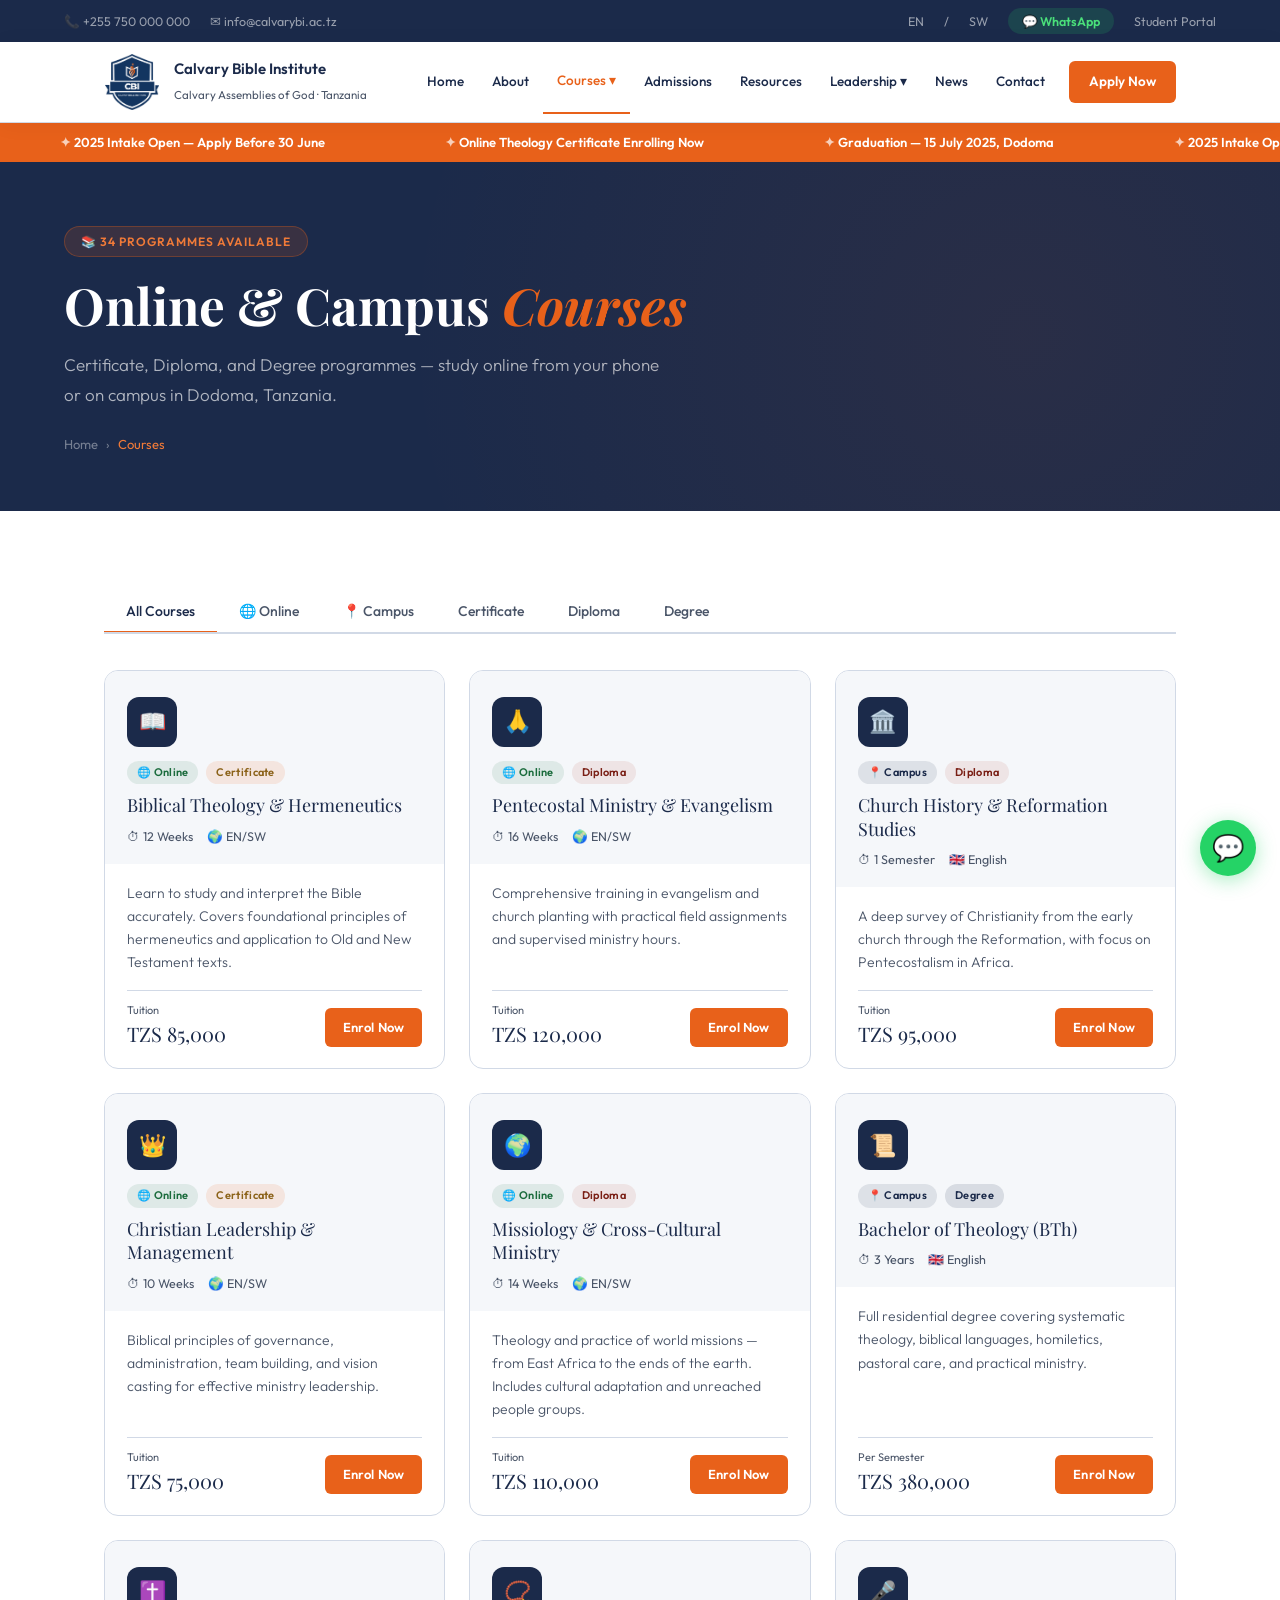
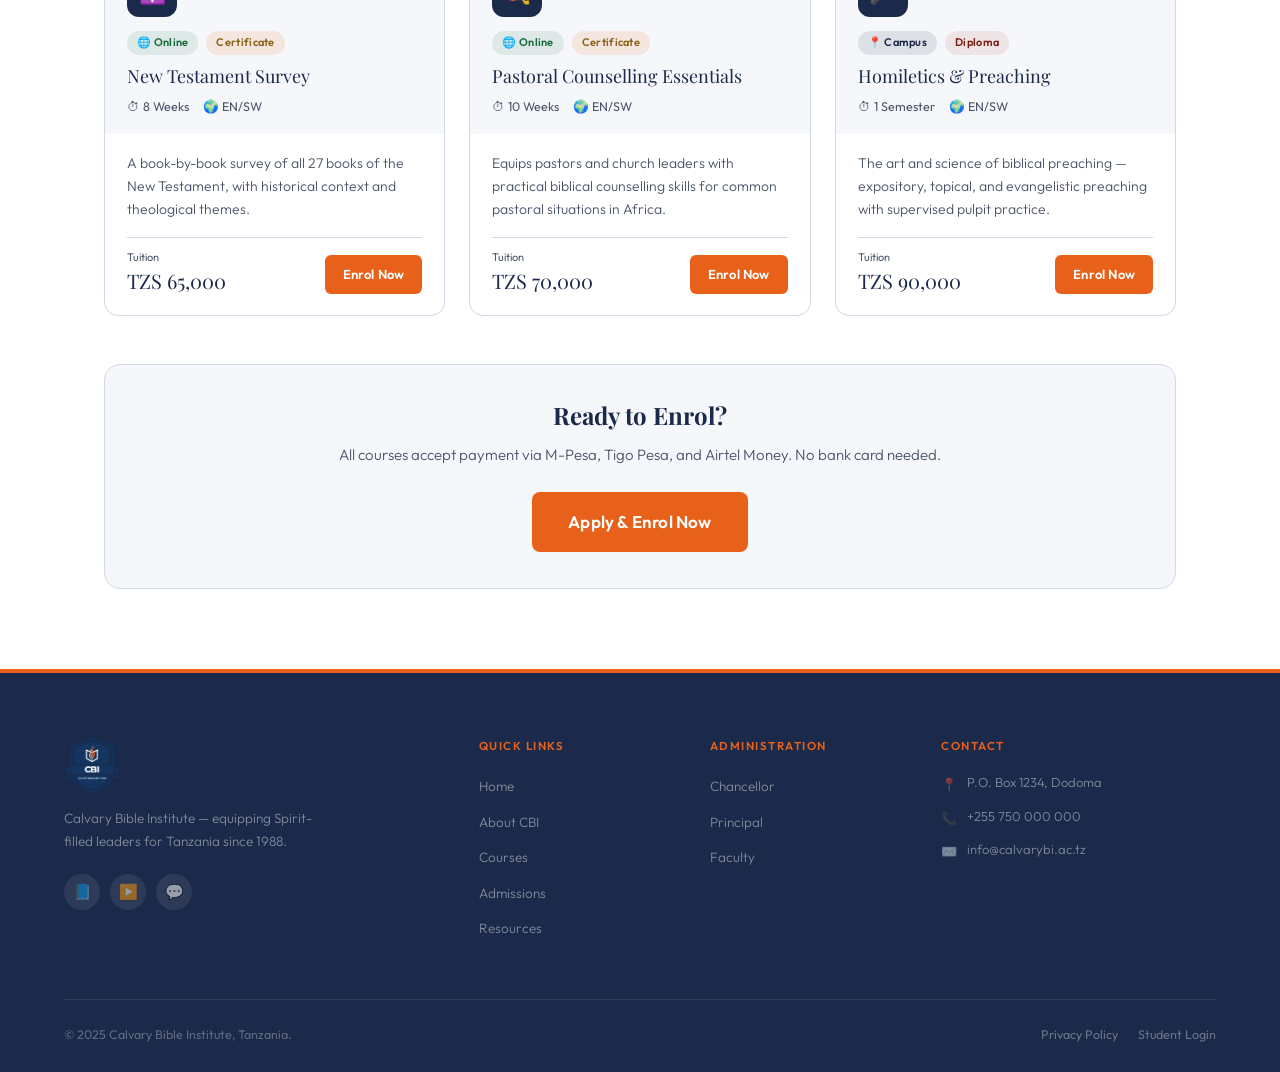
<file: courses.html>
<!DOCTYPE html>
<html lang="en">
<head>
  <meta charset="UTF-8"/><meta name="viewport" content="width=device-width, initial-scale=1.0"/>
  <title>Courses | CBI — Calvary Bible Institute Tanzania</title>
  <link rel="stylesheet" href="css/style.css"/>
</head>
<body>
<div class="topbar"><div class="topbar-left"><a href="tel:+255750000000">📞 +255 750 000 000</a><a href="mailto:info@calvarybi.ac.tz">✉ info@calvarybi.ac.tz</a></div><div class="topbar-right"><a href="#">EN</a>/<a href="#">SW</a><a href="https://wa.me/255750000000" class="wa-pill">💬 WhatsApp</a><a href="portal.html">Student Portal</a></div></div>
<nav class="navbar"><div class="nav-inner"><a href="index.html" class="logo"><div class="logo-badge" style="width:56px;height:56px"><img src="images/logo.png" alt="CBI Logo" style="width:100%;height:100%;object-fit:contain"/></div><div class="logo-text"><strong>Calvary Bible Institute</strong><em>Calvary Assemblies of God · Tanzania</em></div></a><ul class="nav-menu"><li class="nav-item"><a href="index.html" class="nav-link">Home</a></li><li class="nav-item"><a href="about.html" class="nav-link">About</a></li><li class="nav-item"><a href="courses.html" class="nav-link active">Courses ▾</a><div class="dropdown"><a href="courses.html">All Courses</a><a href="courses.html">Online Courses</a><a href="courses.html">Campus Courses</a></div></li><li class="nav-item"><a href="admissions.html" class="nav-link">Admissions</a></li><li class="nav-item"><a href="resources.html" class="nav-link">Resources</a></li><li class="nav-item"><a href="administration.html" class="nav-link">Leadership ▾</a><div class="dropdown"><a href="administration.html">Administration</a><a href="faculty.html">Faculty</a></div></li><li class="nav-item"><a href="news.html" class="nav-link">News</a></li><li class="nav-item"><a href="contact.html" class="nav-link">Contact</a></li><li class="nav-item"><a href="admissions.html" class="nav-link nav-cta">Apply Now</a></li></ul><button class="hamburger" id="hamburger"><span></span><span></span><span></span></button></div></nav>
<div class="mobile-menu" id="mobileMenu"><div class="mobile-menu-head"><a href="index.html" class="logo"><div class="logo-badge" style="width:44px;height:44px"><img src="images/logo.png" alt="CBI" style="width:100%;height:100%;object-fit:contain"/></div><div class="logo-text"><strong style="color:white">Calvary Bible Institute</strong></div></a><button class="mobile-close" id="mobileClose">✕</button></div><ul class="mobile-nav-links"><li><a href="index.html">Home</a></li><li><a href="about.html">About CBI</a></li><li><a href="courses.html">Courses</a></li><li><a href="admissions.html">Admissions</a></li><li><a href="resources.html">Resources</a></li><li><a href="administration.html">Administration</a></li><li><a href="news.html">News</a></li><li><a href="contact.html">Contact</a></li></ul><a href="admissions.html" class="mobile-cta">Apply Now</a></div>
<div class="ticker-wrap"><div class="ticker"><span class="ticker-item">2025 Intake Open — Apply Before 30 June</span><span class="ticker-item">Online Theology Certificate Enrolling Now</span><span class="ticker-item">Graduation — 15 July 2025, Dodoma</span><span class="ticker-item">2025 Intake Open — Apply Before 30 June</span><span class="ticker-item">Online Theology Certificate Enrolling Now</span><span class="ticker-item">Graduation — 15 July 2025, Dodoma</span></div></div>
<section class="page-hero">
  <div class="page-hero-inner">
    <span class="page-hero-eyebrow">📚 34 Programmes Available</span>
    <h1>Online &amp; Campus <em>Courses</em></h1>
    <p>Certificate, Diploma, and Degree programmes — study online from your phone or on campus in Dodoma, Tanzania.</p>
    <div class="breadcrumb"><a href="index.html">Home</a> › <span>Courses</span></div>
  </div>
</section>
<section class="section">
  <div class="container">
    <div class="tabs">
      <button class="tab-btn active" data-filter="all">All Courses</button>
      <button class="tab-btn" data-filter="online">🌐 Online</button>
      <button class="tab-btn" data-filter="campus">📍 Campus</button>
      <button class="tab-btn" data-filter="cert">Certificate</button>
      <button class="tab-btn" data-filter="diploma">Diploma</button>
      <button class="tab-btn" data-filter="degree">Degree</button>
    </div>
    <div class="courses-grid">
      <div class="card course-card reveal" data-mode="online" data-level="cert"><div class="cc-top"><div class="cc-icon">📖</div><div class="cc-badges"><span class="badge badge-online">🌐 Online</span><span class="badge badge-cert">Certificate</span></div><div class="cc-title">Biblical Theology &amp; Hermeneutics</div><div class="cc-meta"><span>⏱ 12 Weeks</span><span>🌍 EN/SW</span></div></div><div class="cc-body"><p class="cc-desc">Learn to study and interpret the Bible accurately. Covers foundational principles of hermeneutics and application to Old and New Testament texts.</p><div class="cc-footer"><div class="cc-price"><small>Tuition</small>TZS 85,000</div><a href="admissions.html" class="btn btn-gold btn-sm">Enrol Now</a></div></div></div>
      <div class="card course-card reveal" data-mode="online" data-level="diploma"><div class="cc-top"><div class="cc-icon">🙏</div><div class="cc-badges"><span class="badge badge-online">🌐 Online</span><span class="badge badge-diploma">Diploma</span></div><div class="cc-title">Pentecostal Ministry &amp; Evangelism</div><div class="cc-meta"><span>⏱ 16 Weeks</span><span>🌍 EN/SW</span></div></div><div class="cc-body"><p class="cc-desc">Comprehensive training in evangelism and church planting with practical field assignments and supervised ministry hours.</p><div class="cc-footer"><div class="cc-price"><small>Tuition</small>TZS 120,000</div><a href="admissions.html" class="btn btn-gold btn-sm">Enrol Now</a></div></div></div>
      <div class="card course-card reveal" data-mode="campus" data-level="diploma"><div class="cc-top"><div class="cc-icon">🏛️</div><div class="cc-badges"><span class="badge badge-campus">📍 Campus</span><span class="badge badge-diploma">Diploma</span></div><div class="cc-title">Church History &amp; Reformation Studies</div><div class="cc-meta"><span>⏱ 1 Semester</span><span>🇬🇧 English</span></div></div><div class="cc-body"><p class="cc-desc">A deep survey of Christianity from the early church through the Reformation, with focus on Pentecostalism in Africa.</p><div class="cc-footer"><div class="cc-price"><small>Tuition</small>TZS 95,000</div><a href="admissions.html" class="btn btn-gold btn-sm">Enrol Now</a></div></div></div>
      <div class="card course-card reveal" data-mode="online" data-level="cert"><div class="cc-top"><div class="cc-icon">👑</div><div class="cc-badges"><span class="badge badge-online">🌐 Online</span><span class="badge badge-cert">Certificate</span></div><div class="cc-title">Christian Leadership &amp; Management</div><div class="cc-meta"><span>⏱ 10 Weeks</span><span>🌍 EN/SW</span></div></div><div class="cc-body"><p class="cc-desc">Biblical principles of governance, administration, team building, and vision casting for effective ministry leadership.</p><div class="cc-footer"><div class="cc-price"><small>Tuition</small>TZS 75,000</div><a href="admissions.html" class="btn btn-gold btn-sm">Enrol Now</a></div></div></div>
      <div class="card course-card reveal" data-mode="online" data-level="diploma"><div class="cc-top"><div class="cc-icon">🌍</div><div class="cc-badges"><span class="badge badge-online">🌐 Online</span><span class="badge badge-diploma">Diploma</span></div><div class="cc-title">Missiology &amp; Cross-Cultural Ministry</div><div class="cc-meta"><span>⏱ 14 Weeks</span><span>🌍 EN/SW</span></div></div><div class="cc-body"><p class="cc-desc">Theology and practice of world missions — from East Africa to the ends of the earth. Includes cultural adaptation and unreached people groups.</p><div class="cc-footer"><div class="cc-price"><small>Tuition</small>TZS 110,000</div><a href="admissions.html" class="btn btn-gold btn-sm">Enrol Now</a></div></div></div>
      <div class="card course-card reveal" data-mode="campus" data-level="degree"><div class="cc-top"><div class="cc-icon">📜</div><div class="cc-badges"><span class="badge badge-campus">📍 Campus</span><span class="badge badge-degree">Degree</span></div><div class="cc-title">Bachelor of Theology (BTh)</div><div class="cc-meta"><span>⏱ 3 Years</span><span>🇬🇧 English</span></div></div><div class="cc-body"><p class="cc-desc">Full residential degree covering systematic theology, biblical languages, homiletics, pastoral care, and practical ministry.</p><div class="cc-footer"><div class="cc-price"><small>Per Semester</small>TZS 380,000</div><a href="admissions.html" class="btn btn-gold btn-sm">Enrol Now</a></div></div></div>
      <div class="card course-card reveal" data-mode="online" data-level="cert"><div class="cc-top"><div class="cc-icon">✝️</div><div class="cc-badges"><span class="badge badge-online">🌐 Online</span><span class="badge badge-cert">Certificate</span></div><div class="cc-title">New Testament Survey</div><div class="cc-meta"><span>⏱ 8 Weeks</span><span>🌍 EN/SW</span></div></div><div class="cc-body"><p class="cc-desc">A book-by-book survey of all 27 books of the New Testament, with historical context and theological themes.</p><div class="cc-footer"><div class="cc-price"><small>Tuition</small>TZS 65,000</div><a href="admissions.html" class="btn btn-gold btn-sm">Enrol Now</a></div></div></div>
      <div class="card course-card reveal" data-mode="online" data-level="cert"><div class="cc-top"><div class="cc-icon">📿</div><div class="cc-badges"><span class="badge badge-online">🌐 Online</span><span class="badge badge-cert">Certificate</span></div><div class="cc-title">Pastoral Counselling Essentials</div><div class="cc-meta"><span>⏱ 10 Weeks</span><span>🌍 EN/SW</span></div></div><div class="cc-body"><p class="cc-desc">Equips pastors and church leaders with practical biblical counselling skills for common pastoral situations in Africa.</p><div class="cc-footer"><div class="cc-price"><small>Tuition</small>TZS 70,000</div><a href="admissions.html" class="btn btn-gold btn-sm">Enrol Now</a></div></div></div>
      <div class="card course-card reveal" data-mode="campus" data-level="diploma"><div class="cc-top"><div class="cc-icon">🎤</div><div class="cc-badges"><span class="badge badge-campus">📍 Campus</span><span class="badge badge-diploma">Diploma</span></div><div class="cc-title">Homiletics &amp; Preaching</div><div class="cc-meta"><span>⏱ 1 Semester</span><span>🌍 EN/SW</span></div></div><div class="cc-body"><p class="cc-desc">The art and science of biblical preaching — expository, topical, and evangelistic preaching with supervised pulpit practice.</p><div class="cc-footer"><div class="cc-price"><small>Tuition</small>TZS 90,000</div><a href="admissions.html" class="btn btn-gold btn-sm">Enrol Now</a></div></div></div>
    </div>
    <div style="margin-top:48px;background:var(--cream);border-radius:16px;padding:36px;text-align:center;border:1px solid var(--border)">
      <h3 style="font-family:'Playfair Display',serif;color:var(--navy);margin-bottom:12px">Ready to Enrol?</h3>
      <p style="color:var(--muted);margin-bottom:24px;font-size:15px">All courses accept payment via M-Pesa, Tigo Pesa, and Airtel Money. No bank card needed.</p>
      <a href="admissions.html" class="btn btn-gold btn-lg">Apply &amp; Enrol Now</a>
    </div>
  </div>
</section>
<footer class="footer"><div class="footer-inner"><div class="footer-grid"><div class="footer-brand"><div class="logo-badge" style="width:56px;height:56px;border-radius:6px;overflow:hidden"><img src="images/logo.png" alt="CBI Logo" style="width:100%;height:100%;object-fit:contain"/></div><p>Calvary Bible Institute — equipping Spirit-filled leaders for Tanzania since 1988.</p><div class="footer-socials"><a href="#" class="social-icon">📘</a><a href="#" class="social-icon">▶️</a><a href="https://wa.me/255750000000" class="social-icon">💬</a></div></div><div><div class="footer-col-title">Quick Links</div><ul class="footer-links"><li><a href="index.html">Home</a></li><li><a href="about.html">About CBI</a></li><li><a href="courses.html">Courses</a></li><li><a href="admissions.html">Admissions</a></li><li><a href="resources.html">Resources</a></li></ul></div><div><div class="footer-col-title">Administration</div><ul class="footer-links"><li><a href="administration.html">Chancellor</a></li><li><a href="administration.html">Principal</a></li><li><a href="faculty.html">Faculty</a></li></ul></div><div><div class="footer-col-title">Contact</div><div class="footer-contact-item"><span>📍</span><span>P.O. Box 1234, Dodoma</span></div><div class="footer-contact-item"><span>📞</span><span>+255 750 000 000</span></div><div class="footer-contact-item"><span>✉️</span><span>info@calvarybi.ac.tz</span></div></div></div><div class="footer-bottom"><span>© 2025 Calvary Bible Institute, Tanzania.</span><div class="footer-bottom-links"><a href="#">Privacy Policy</a><a href="portal.html">Student Login</a></div></div></div></footer>
<a href="https://wa.me/255750000000" class="wa-float" target="_blank" rel="noopener" title="WhatsApp">💬</a>
<script src="js/main.js"></script>
</body>
</html>
</file>
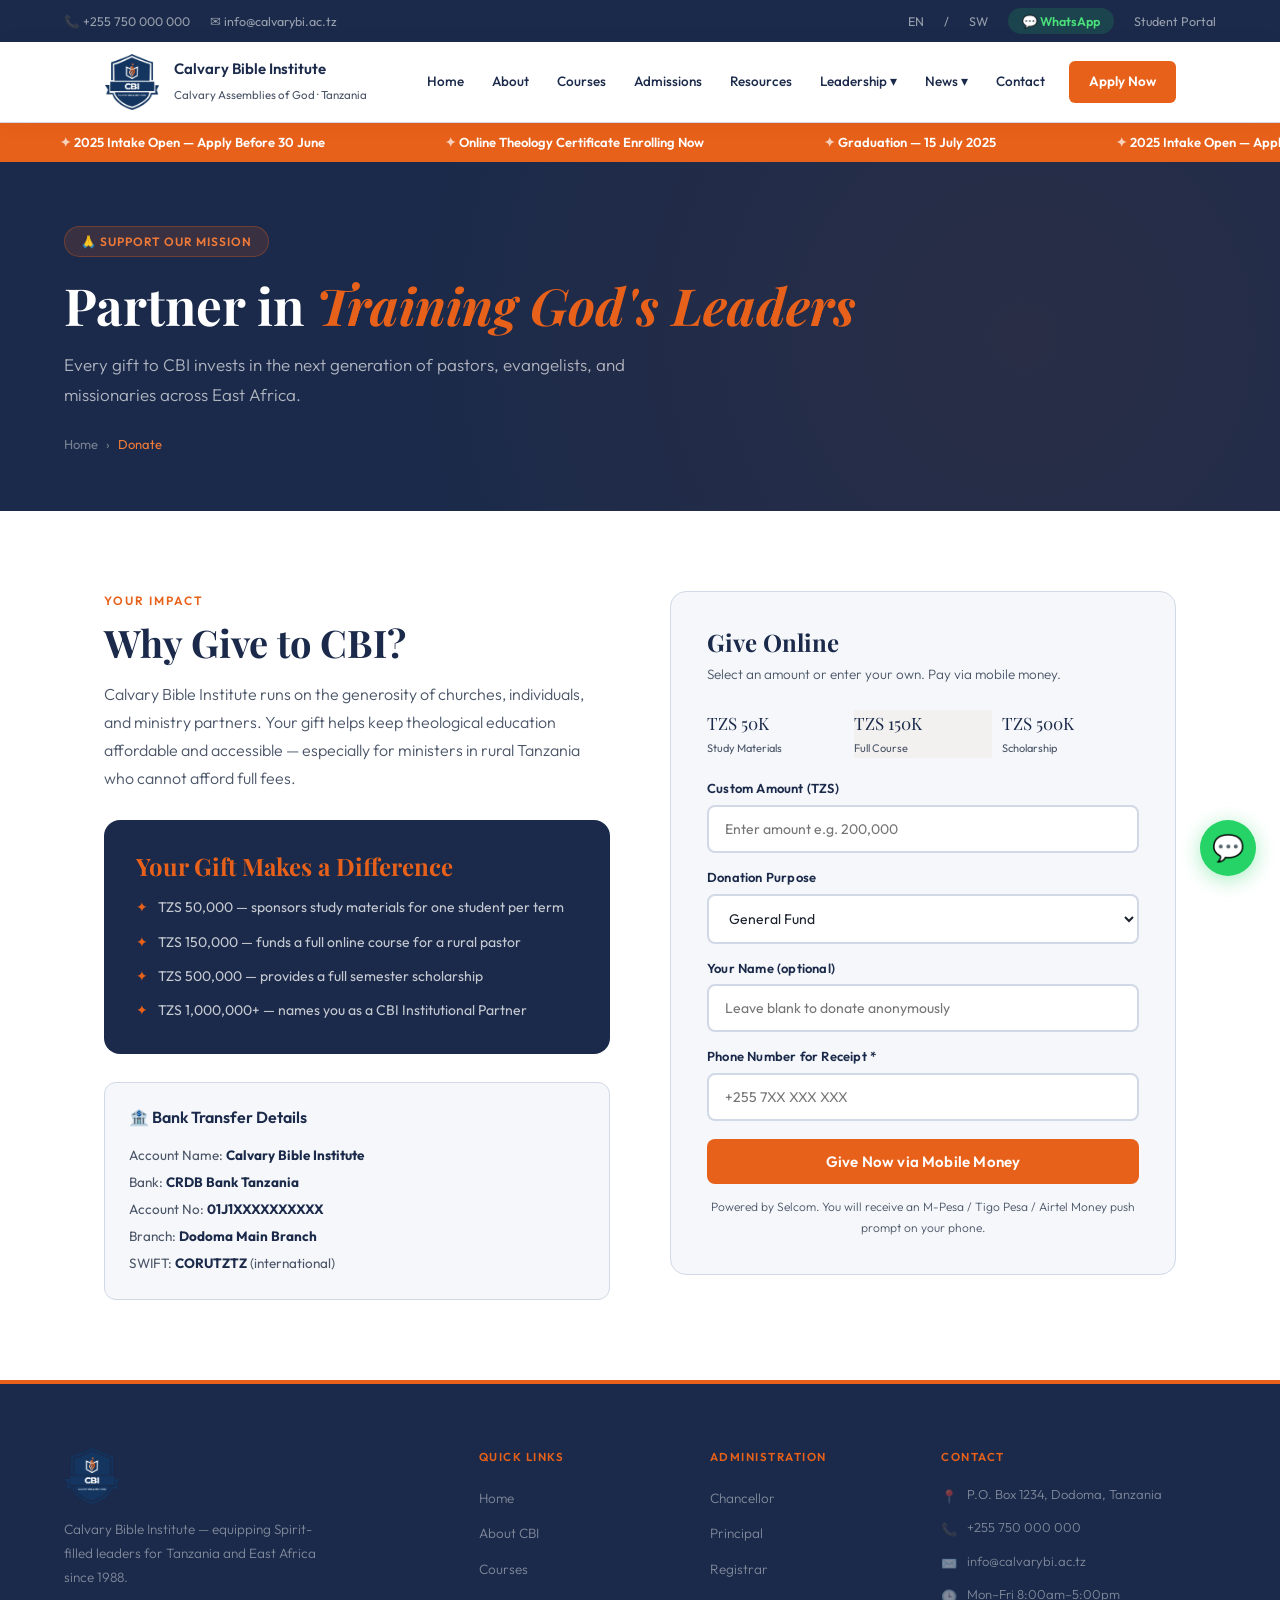
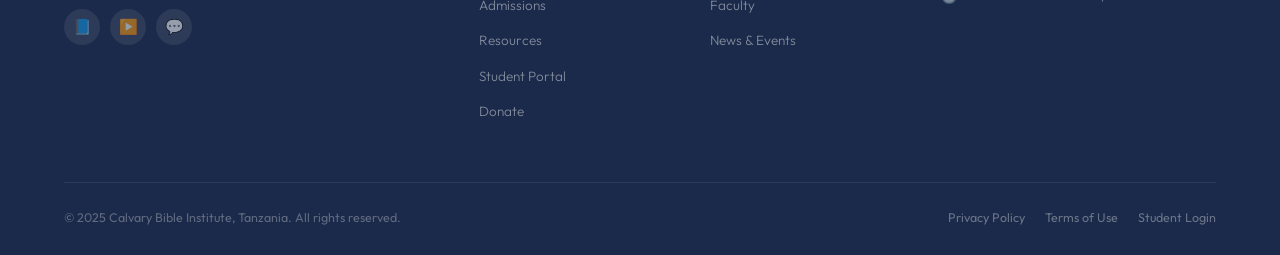
<file: donate.html>
<!DOCTYPE html>
<html lang="en">
<head>
  <meta charset="UTF-8"/><meta name="viewport" content="width=device-width, initial-scale=1.0"/>
  <title>Donate | CBI — Calvary Bible Institute Tanzania</title>
  <link rel="stylesheet" href="css/style.css"/>
</head>
<body>
<div class="topbar"><div class="topbar-left"><a href="tel:+255750000000">📞 +255 750 000 000</a><a href="mailto:info@calvarybi.ac.tz">✉ info@calvarybi.ac.tz</a></div><div class="topbar-right"><a href="#">EN</a>/<a href="#">SW</a><a href="https://wa.me/255750000000" class="wa-pill">💬 WhatsApp</a><a href="portal.html">Student Portal</a></div></div>
<nav class="navbar"><div class="nav-inner"><a href="index.html" class="logo"><div class="logo-badge" style="width:56px;height:56px"><img src="images/logo.png" alt="CBI Logo" style="width:100%;height:100%;object-fit:contain"/></div><div class="logo-text"><strong>Calvary Bible Institute</strong><em>Calvary Assemblies of God · Tanzania</em></div></a><ul class="nav-menu"><li class="nav-item"><a href="index.html" class="nav-link">Home</a></li><li class="nav-item"><a href="about.html" class="nav-link">About</a></li><li class="nav-item"><a href="courses.html" class="nav-link">Courses</a></li><li class="nav-item"><a href="admissions.html" class="nav-link ">Admissions</a></li><li class="nav-item"><a href="resources.html" class="nav-link ">Resources</a></li><li class="nav-item"><a href="administration.html" class="nav-link ">Leadership ▾</a><div class="dropdown"><a href="administration.html">Administration</a><a href="faculty.html">Faculty</a></div></li><li class="nav-item"><a href="news.html" class="nav-link ">News ▾</a><div class="dropdown"><a href="news.html">All News</a><a href="events.html">Events</a></div></li><li class="nav-item"><a href="contact.html" class="nav-link ">Contact</a></li><li class="nav-item"><a href="admissions.html" class="nav-link nav-cta">Apply Now</a></li></ul><button class="hamburger" id="hamburger"><span></span><span></span><span></span></button></div></nav>
<div class="mobile-menu" id="mobileMenu"><div class="mobile-menu-head"><a href="index.html" class="logo"><div class="logo-badge" style="width:44px;height:44px"><img src="images/logo.png" alt="CBI" style="width:100%;height:100%;object-fit:contain"/></div><div class="logo-text"><strong style="color:white">Calvary Bible Institute</strong></div></a><button class="mobile-close" id="mobileClose">✕</button></div><ul class="mobile-nav-links"><li><a href="index.html">Home</a></li><li><a href="about.html">About</a></li><li><a href="courses.html">Courses</a></li><li><a href="admissions.html">Admissions</a></li><li><a href="resources.html">Resources</a></li><li><a href="administration.html">Administration</a></li><li><a href="faculty.html">Faculty</a></li><li><a href="news.html">News</a></li><li><a href="events.html">Events</a></li><li><a href="donate.html">Donate</a></li><li><a href="contact.html">Contact</a></li></ul><a href="admissions.html" class="mobile-cta">Apply Now</a></div>
<div class="ticker-wrap"><div class="ticker"><span class="ticker-item">2025 Intake Open — Apply Before 30 June</span><span class="ticker-item">Online Theology Certificate Enrolling Now</span><span class="ticker-item">Graduation — 15 July 2025</span><span class="ticker-item">2025 Intake Open — Apply Before 30 June</span><span class="ticker-item">Online Theology Certificate Enrolling Now</span><span class="ticker-item">Graduation — 15 July 2025</span></div></div>
<section class="page-hero">
  <div class="page-hero-inner">
    <span class="page-hero-eyebrow">🙏 Support Our Mission</span>
    <h1>Partner in <em>Training God's Leaders</em></h1>
    <p>Every gift to CBI invests in the next generation of pastors, evangelists, and missionaries across East Africa.</p>
    <div class="breadcrumb"><a href="index.html">Home</a> › <span>Donate</span></div>
  </div>
</section>
<section class="section">
  <div class="container">
    <div style="display:grid;grid-template-columns:1fr 1fr;gap:60px;align-items:start">
      <div>
        <span class="section-label">Your Impact</span>
        <h2 class="section-title">Why Give to CBI?</h2>
        <p style="color:var(--muted);margin-bottom:28px;font-weight:300">Calvary Bible Institute runs on the generosity of churches, individuals, and ministry partners. Your gift helps keep theological education affordable and accessible — especially for ministers in rural Tanzania who cannot afford full fees.</p>
        <div style="background:var(--navy);border-radius:16px;padding:32px">
          <h3 style="font-family:'Playfair Display',serif;color:var(--gold);margin-bottom:16px">Your Gift Makes a Difference</h3>
          <ul style="list-style:none;display:flex;flex-direction:column;gap:12px">
            <li style="display:flex;gap:10px;font-size:14px;color:rgba(255,255,255,.75)"><span style="color:var(--gold);flex-shrink:0">✦</span>TZS 50,000 — sponsors study materials for one student per term</li>
            <li style="display:flex;gap:10px;font-size:14px;color:rgba(255,255,255,.75)"><span style="color:var(--gold);flex-shrink:0">✦</span>TZS 150,000 — funds a full online course for a rural pastor</li>
            <li style="display:flex;gap:10px;font-size:14px;color:rgba(255,255,255,.75)"><span style="color:var(--gold);flex-shrink:0">✦</span>TZS 500,000 — provides a full semester scholarship</li>
            <li style="display:flex;gap:10px;font-size:14px;color:rgba(255,255,255,.75)"><span style="color:var(--gold);flex-shrink:0">✦</span>TZS 1,000,000+ — names you as a CBI Institutional Partner</li>
          </ul>
        </div>
        <div style="margin-top:28px;background:var(--cream);border-radius:12px;padding:22px 24px;border:1px solid var(--border)">
          <div style="font-weight:600;color:var(--navy);margin-bottom:12px">🏦 Bank Transfer Details</div>
          <div style="font-size:13.5px;color:var(--muted);line-height:2">Account Name: <strong style="color:var(--navy)">Calvary Bible Institute</strong><br>Bank: <strong style="color:var(--navy)">CRDB Bank Tanzania</strong><br>Account No: <strong style="color:var(--navy)">01J1XXXXXXXXXX</strong><br>Branch: <strong style="color:var(--navy)">Dodoma Main Branch</strong><br>SWIFT: <strong style="color:var(--navy)">CORUTZTZ</strong> (international)</div>
        </div>
      </div>
      <div>
        <div class="form-box">
          <h3>Give Online</h3>
          <p class="form-sub">Select an amount or enter your own. Pay via mobile money.</p>
          <div style="display:grid;grid-template-columns:1fr 1fr 1fr;gap:10px;margin-bottom:20px">
            <div class="donate-amount"><div style="font-family:'Playfair Display',serif;font-size:17px;color:var(--navy)">TZS 50K</div><div style="font-size:11px;color:var(--muted);margin-top:3px">Study Materials</div></div>
            <div class="donate-amount" style="border-color:var(--gold);background:rgba(201,146,42,.05)"><div style="font-family:'Playfair Display',serif;font-size:17px;color:var(--navy)">TZS 150K</div><div style="font-size:11px;color:var(--muted);margin-top:3px">Full Course</div></div>
            <div class="donate-amount"><div style="font-family:'Playfair Display',serif;font-size:17px;color:var(--navy)">TZS 500K</div><div style="font-size:11px;color:var(--muted);margin-top:3px">Scholarship</div></div>
          </div>
          <form data-demo="Thank you for your generous gift! You will receive a payment prompt on your phone shortly.">
            <div class="form-group"><label>Custom Amount (TZS)</label><input type="text" placeholder="Enter amount e.g. 200,000"/></div>
            <div class="form-group"><label>Donation Purpose</label>
              <select><option>General Fund</option><option>Student Scholarship</option><option>Library Resources</option><option>Online Learning Platform</option><option>Building Fund</option></select>
            </div>
            <div class="form-group"><label>Your Name (optional)</label><input type="text" placeholder="Leave blank to donate anonymously"/></div>
            <div class="form-group"><label>Phone Number for Receipt *</label><input type="tel" required placeholder="+255 7XX XXX XXX"/></div>
            <button type="submit" class="btn btn-gold" style="width:100%;justify-content:center;margin-top:4px">Give Now via Mobile Money</button>
          </form>
          <p style="font-size:12px;color:var(--muted);text-align:center;margin-top:12px;font-weight:300">Powered by Selcom. You will receive an M-Pesa / Tigo Pesa / Airtel Money push prompt on your phone.</p>
        </div>
      </div>
    </div>
  </div>
</section>
<footer class="footer"><div class="footer-inner"><div class="footer-grid"><div class="footer-brand"><div class="logo-badge" style="width:56px;height:56px;border-radius:6px;overflow:hidden"><img src="images/logo.png" alt="CBI Logo" style="width:100%;height:100%;object-fit:contain"/></div><p>Calvary Bible Institute — equipping Spirit-filled leaders for Tanzania and East Africa since 1988.</p><div class="footer-socials"><a href="#" class="social-icon">📘</a><a href="#" class="social-icon">▶️</a><a href="https://wa.me/255750000000" class="social-icon">💬</a></div></div><div><div class="footer-col-title">Quick Links</div><ul class="footer-links"><li><a href="index.html">Home</a></li><li><a href="about.html">About CBI</a></li><li><a href="courses.html">Courses</a></li><li><a href="admissions.html">Admissions</a></li><li><a href="resources.html">Resources</a></li><li><a href="portal.html">Student Portal</a></li><li><a href="donate.html">Donate</a></li></ul></div><div><div class="footer-col-title">Administration</div><ul class="footer-links"><li><a href="administration.html">Chancellor</a></li><li><a href="administration.html">Principal</a></li><li><a href="administration.html">Registrar</a></li><li><a href="faculty.html">Faculty</a></li><li><a href="news.html">News &amp; Events</a></li></ul></div><div><div class="footer-col-title">Contact</div><div class="footer-contact-item"><span>📍</span><span>P.O. Box 1234, Dodoma, Tanzania</span></div><div class="footer-contact-item"><span>📞</span><span>+255 750 000 000</span></div><div class="footer-contact-item"><span>✉️</span><span>info@calvarybi.ac.tz</span></div><div class="footer-contact-item"><span>🕒</span><span>Mon–Fri 8:00am–5:00pm</span></div></div></div><div class="footer-bottom"><span>© 2025 Calvary Bible Institute, Tanzania. All rights reserved.</span><div class="footer-bottom-links"><a href="#">Privacy Policy</a><a href="#">Terms of Use</a><a href="portal.html">Student Login</a></div></div></div></footer>
<a href="https://wa.me/255750000000" class="wa-float" target="_blank" rel="noopener" title="WhatsApp">💬</a>
<script src="js/main.js"></script>
</body>
</html>
</file>
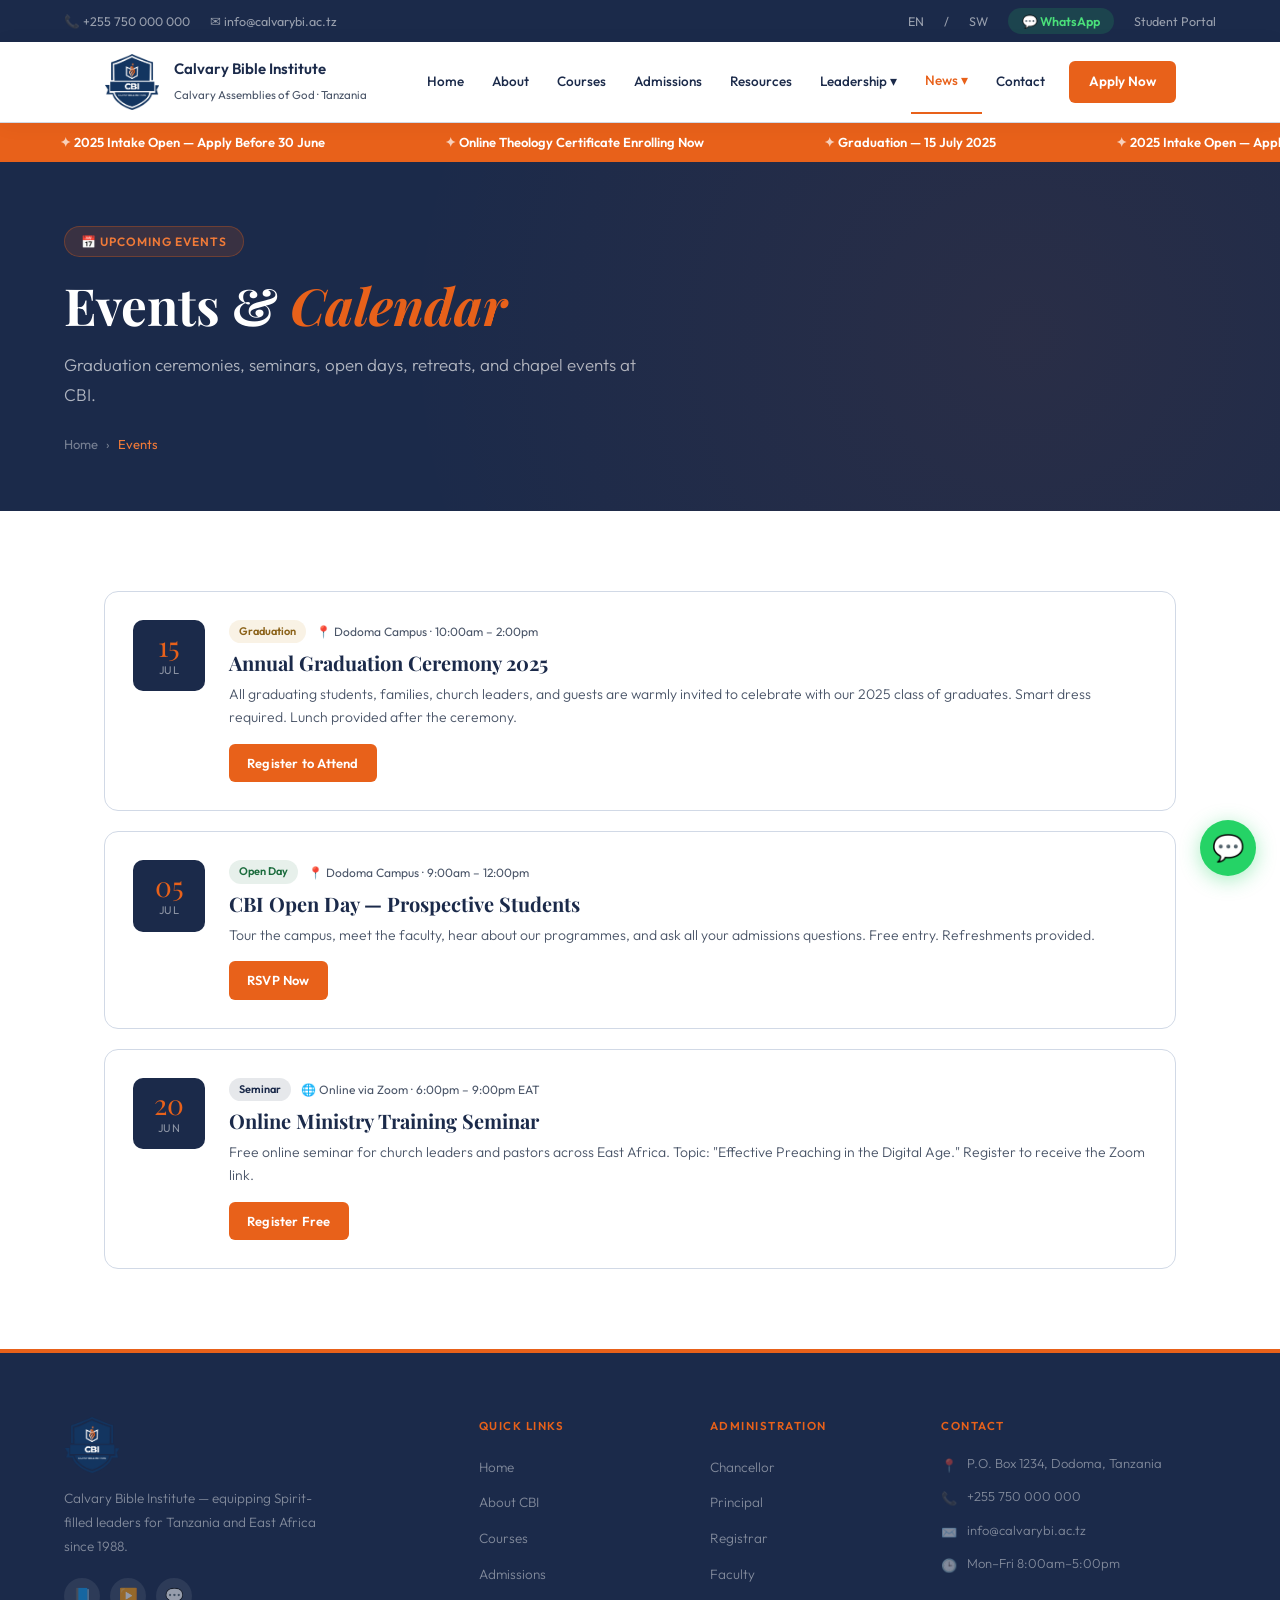
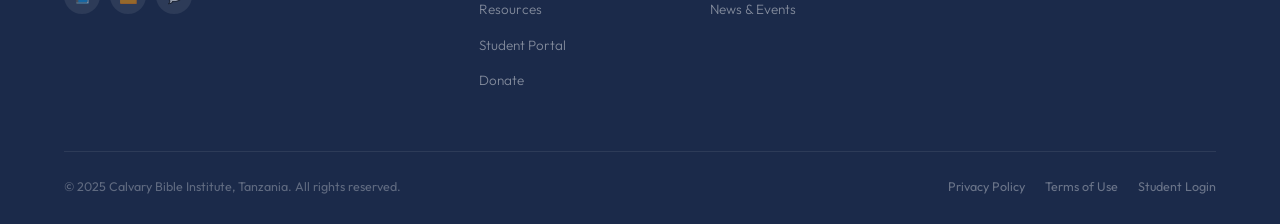
<file: events.html>
<!DOCTYPE html>
<html lang="en">
<head>
  <meta charset="UTF-8"/><meta name="viewport" content="width=device-width, initial-scale=1.0"/>
  <title>Events | CBI — Calvary Bible Institute Tanzania</title>
  <link rel="stylesheet" href="css/style.css"/>
</head>
<body>
<div class="topbar"><div class="topbar-left"><a href="tel:+255750000000">📞 +255 750 000 000</a><a href="mailto:info@calvarybi.ac.tz">✉ info@calvarybi.ac.tz</a></div><div class="topbar-right"><a href="#">EN</a>/<a href="#">SW</a><a href="https://wa.me/255750000000" class="wa-pill">💬 WhatsApp</a><a href="portal.html">Student Portal</a></div></div>
<nav class="navbar"><div class="nav-inner"><a href="index.html" class="logo"><div class="logo-badge" style="width:56px;height:56px"><img src="images/logo.png" alt="CBI Logo" style="width:100%;height:100%;object-fit:contain"/></div><div class="logo-text"><strong>Calvary Bible Institute</strong><em>Calvary Assemblies of God · Tanzania</em></div></a><ul class="nav-menu"><li class="nav-item"><a href="index.html" class="nav-link">Home</a></li><li class="nav-item"><a href="about.html" class="nav-link">About</a></li><li class="nav-item"><a href="courses.html" class="nav-link">Courses</a></li><li class="nav-item"><a href="admissions.html" class="nav-link ">Admissions</a></li><li class="nav-item"><a href="resources.html" class="nav-link ">Resources</a></li><li class="nav-item"><a href="administration.html" class="nav-link ">Leadership ▾</a><div class="dropdown"><a href="administration.html">Administration</a><a href="faculty.html">Faculty</a></div></li><li class="nav-item"><a href="news.html" class="nav-link active">News ▾</a><div class="dropdown"><a href="news.html">All News</a><a href="events.html">Events</a></div></li><li class="nav-item"><a href="contact.html" class="nav-link ">Contact</a></li><li class="nav-item"><a href="admissions.html" class="nav-link nav-cta">Apply Now</a></li></ul><button class="hamburger" id="hamburger"><span></span><span></span><span></span></button></div></nav>
<div class="mobile-menu" id="mobileMenu"><div class="mobile-menu-head"><a href="index.html" class="logo"><div class="logo-badge" style="width:44px;height:44px"><img src="images/logo.png" alt="CBI" style="width:100%;height:100%;object-fit:contain"/></div><div class="logo-text"><strong style="color:white">Calvary Bible Institute</strong></div></a><button class="mobile-close" id="mobileClose">✕</button></div><ul class="mobile-nav-links"><li><a href="index.html">Home</a></li><li><a href="about.html">About</a></li><li><a href="courses.html">Courses</a></li><li><a href="admissions.html">Admissions</a></li><li><a href="resources.html">Resources</a></li><li><a href="administration.html">Administration</a></li><li><a href="faculty.html">Faculty</a></li><li><a href="news.html">News</a></li><li><a href="events.html">Events</a></li><li><a href="donate.html">Donate</a></li><li><a href="contact.html">Contact</a></li></ul><a href="admissions.html" class="mobile-cta">Apply Now</a></div>
<div class="ticker-wrap"><div class="ticker"><span class="ticker-item">2025 Intake Open — Apply Before 30 June</span><span class="ticker-item">Online Theology Certificate Enrolling Now</span><span class="ticker-item">Graduation — 15 July 2025</span><span class="ticker-item">2025 Intake Open — Apply Before 30 June</span><span class="ticker-item">Online Theology Certificate Enrolling Now</span><span class="ticker-item">Graduation — 15 July 2025</span></div></div>
<section class="page-hero">
  <div class="page-hero-inner">
    <span class="page-hero-eyebrow">📅 Upcoming Events</span>
    <h1>Events &amp; <em>Calendar</em></h1>
    <p>Graduation ceremonies, seminars, open days, retreats, and chapel events at CBI.</p>
    <div class="breadcrumb"><a href="index.html">Home</a> › <span>Events</span></div>
  </div>
</section>
<section class="section">
  <div class="container">
    <div style="display:flex;flex-direction:column;gap:20px">
      <div class="card reveal" style="padding:28px;display:flex;gap:24px;align-items:flex-start">
        <div style="background:var(--navy);border-radius:10px;padding:12px 16px;text-align:center;flex-shrink:0;min-width:72px">
          <div style="font-family:'Playfair Display',serif;font-size:28px;color:var(--gold);line-height:1">15</div>
          <div style="font-size:11px;color:rgba(255,255,255,.5);text-transform:uppercase;letter-spacing:.5px;margin-top:2px">Jul</div>
        </div>
        <div style="flex:1">
          <div style="display:flex;gap:10px;align-items:center;margin-bottom:8px;flex-wrap:wrap">
            <span style="font-size:11px;background:rgba(201,146,42,.12);color:#8B6219;padding:3px 10px;border-radius:20px;font-weight:600">Graduation</span>
            <span style="font-size:12px;color:var(--muted)">📍 Dodoma Campus · 10:00am – 2:00pm</span>
          </div>
          <h3 style="font-family:'Playfair Display',serif;color:var(--navy);margin-bottom:8px;font-size:20px">Annual Graduation Ceremony 2025</h3>
          <p style="font-size:14px;color:var(--muted);font-weight:300;line-height:1.65;margin-bottom:14px">All graduating students, families, church leaders, and guests are warmly invited to celebrate with our 2025 class of graduates. Smart dress required. Lunch provided after the ceremony.</p>
          <a href="contact.html" class="btn btn-gold btn-sm">Register to Attend</a>
        </div>
      </div>
      <div class="card reveal" style="padding:28px;display:flex;gap:24px;align-items:flex-start">
        <div style="background:var(--navy);border-radius:10px;padding:12px 16px;text-align:center;flex-shrink:0;min-width:72px">
          <div style="font-family:'Playfair Display',serif;font-size:28px;color:var(--gold);line-height:1">05</div>
          <div style="font-size:11px;color:rgba(255,255,255,.5);text-transform:uppercase;letter-spacing:.5px;margin-top:2px">Jul</div>
        </div>
        <div style="flex:1">
          <div style="display:flex;gap:10px;align-items:center;margin-bottom:8px;flex-wrap:wrap">
            <span style="font-size:11px;background:rgba(26,107,60,.1);color:var(--green);padding:3px 10px;border-radius:20px;font-weight:600">Open Day</span>
            <span style="font-size:12px;color:var(--muted)">📍 Dodoma Campus · 9:00am – 12:00pm</span>
          </div>
          <h3 style="font-family:'Playfair Display',serif;color:var(--navy);margin-bottom:8px;font-size:20px">CBI Open Day — Prospective Students</h3>
          <p style="font-size:14px;color:var(--muted);font-weight:300;line-height:1.65;margin-bottom:14px">Tour the campus, meet the faculty, hear about our programmes, and ask all your admissions questions. Free entry. Refreshments provided.</p>
          <a href="contact.html" class="btn btn-gold btn-sm">RSVP Now</a>
        </div>
      </div>
      <div class="card reveal" style="padding:28px;display:flex;gap:24px;align-items:flex-start">
        <div style="background:var(--navy);border-radius:10px;padding:12px 16px;text-align:center;flex-shrink:0;min-width:72px">
          <div style="font-family:'Playfair Display',serif;font-size:28px;color:var(--gold);line-height:1">20</div>
          <div style="font-size:11px;color:rgba(255,255,255,.5);text-transform:uppercase;letter-spacing:.5px;margin-top:2px">Jun</div>
        </div>
        <div style="flex:1">
          <div style="display:flex;gap:10px;align-items:center;margin-bottom:8px;flex-wrap:wrap">
            <span style="font-size:11px;background:rgba(11,31,58,.1);color:var(--navy);padding:3px 10px;border-radius:20px;font-weight:600">Seminar</span>
            <span style="font-size:12px;color:var(--muted)">🌐 Online via Zoom · 6:00pm – 9:00pm EAT</span>
          </div>
          <h3 style="font-family:'Playfair Display',serif;color:var(--navy);margin-bottom:8px;font-size:20px">Online Ministry Training Seminar</h3>
          <p style="font-size:14px;color:var(--muted);font-weight:300;line-height:1.65;margin-bottom:14px">Free online seminar for church leaders and pastors across East Africa. Topic: "Effective Preaching in the Digital Age." Register to receive the Zoom link.</p>
          <a href="contact.html" class="btn btn-gold btn-sm">Register Free</a>
        </div>
      </div>
    </div>
  </div>
</section>
<footer class="footer"><div class="footer-inner"><div class="footer-grid"><div class="footer-brand"><div class="logo-badge" style="width:56px;height:56px;border-radius:6px;overflow:hidden"><img src="images/logo.png" alt="CBI Logo" style="width:100%;height:100%;object-fit:contain"/></div><p>Calvary Bible Institute — equipping Spirit-filled leaders for Tanzania and East Africa since 1988.</p><div class="footer-socials"><a href="#" class="social-icon">📘</a><a href="#" class="social-icon">▶️</a><a href="https://wa.me/255750000000" class="social-icon">💬</a></div></div><div><div class="footer-col-title">Quick Links</div><ul class="footer-links"><li><a href="index.html">Home</a></li><li><a href="about.html">About CBI</a></li><li><a href="courses.html">Courses</a></li><li><a href="admissions.html">Admissions</a></li><li><a href="resources.html">Resources</a></li><li><a href="portal.html">Student Portal</a></li><li><a href="donate.html">Donate</a></li></ul></div><div><div class="footer-col-title">Administration</div><ul class="footer-links"><li><a href="administration.html">Chancellor</a></li><li><a href="administration.html">Principal</a></li><li><a href="administration.html">Registrar</a></li><li><a href="faculty.html">Faculty</a></li><li><a href="news.html">News &amp; Events</a></li></ul></div><div><div class="footer-col-title">Contact</div><div class="footer-contact-item"><span>📍</span><span>P.O. Box 1234, Dodoma, Tanzania</span></div><div class="footer-contact-item"><span>📞</span><span>+255 750 000 000</span></div><div class="footer-contact-item"><span>✉️</span><span>info@calvarybi.ac.tz</span></div><div class="footer-contact-item"><span>🕒</span><span>Mon–Fri 8:00am–5:00pm</span></div></div></div><div class="footer-bottom"><span>© 2025 Calvary Bible Institute, Tanzania. All rights reserved.</span><div class="footer-bottom-links"><a href="#">Privacy Policy</a><a href="#">Terms of Use</a><a href="portal.html">Student Login</a></div></div></div></footer>
<a href="https://wa.me/255750000000" class="wa-float" target="_blank" rel="noopener" title="WhatsApp">💬</a>
<script src="js/main.js"></script>
</body>
</html>
</file>
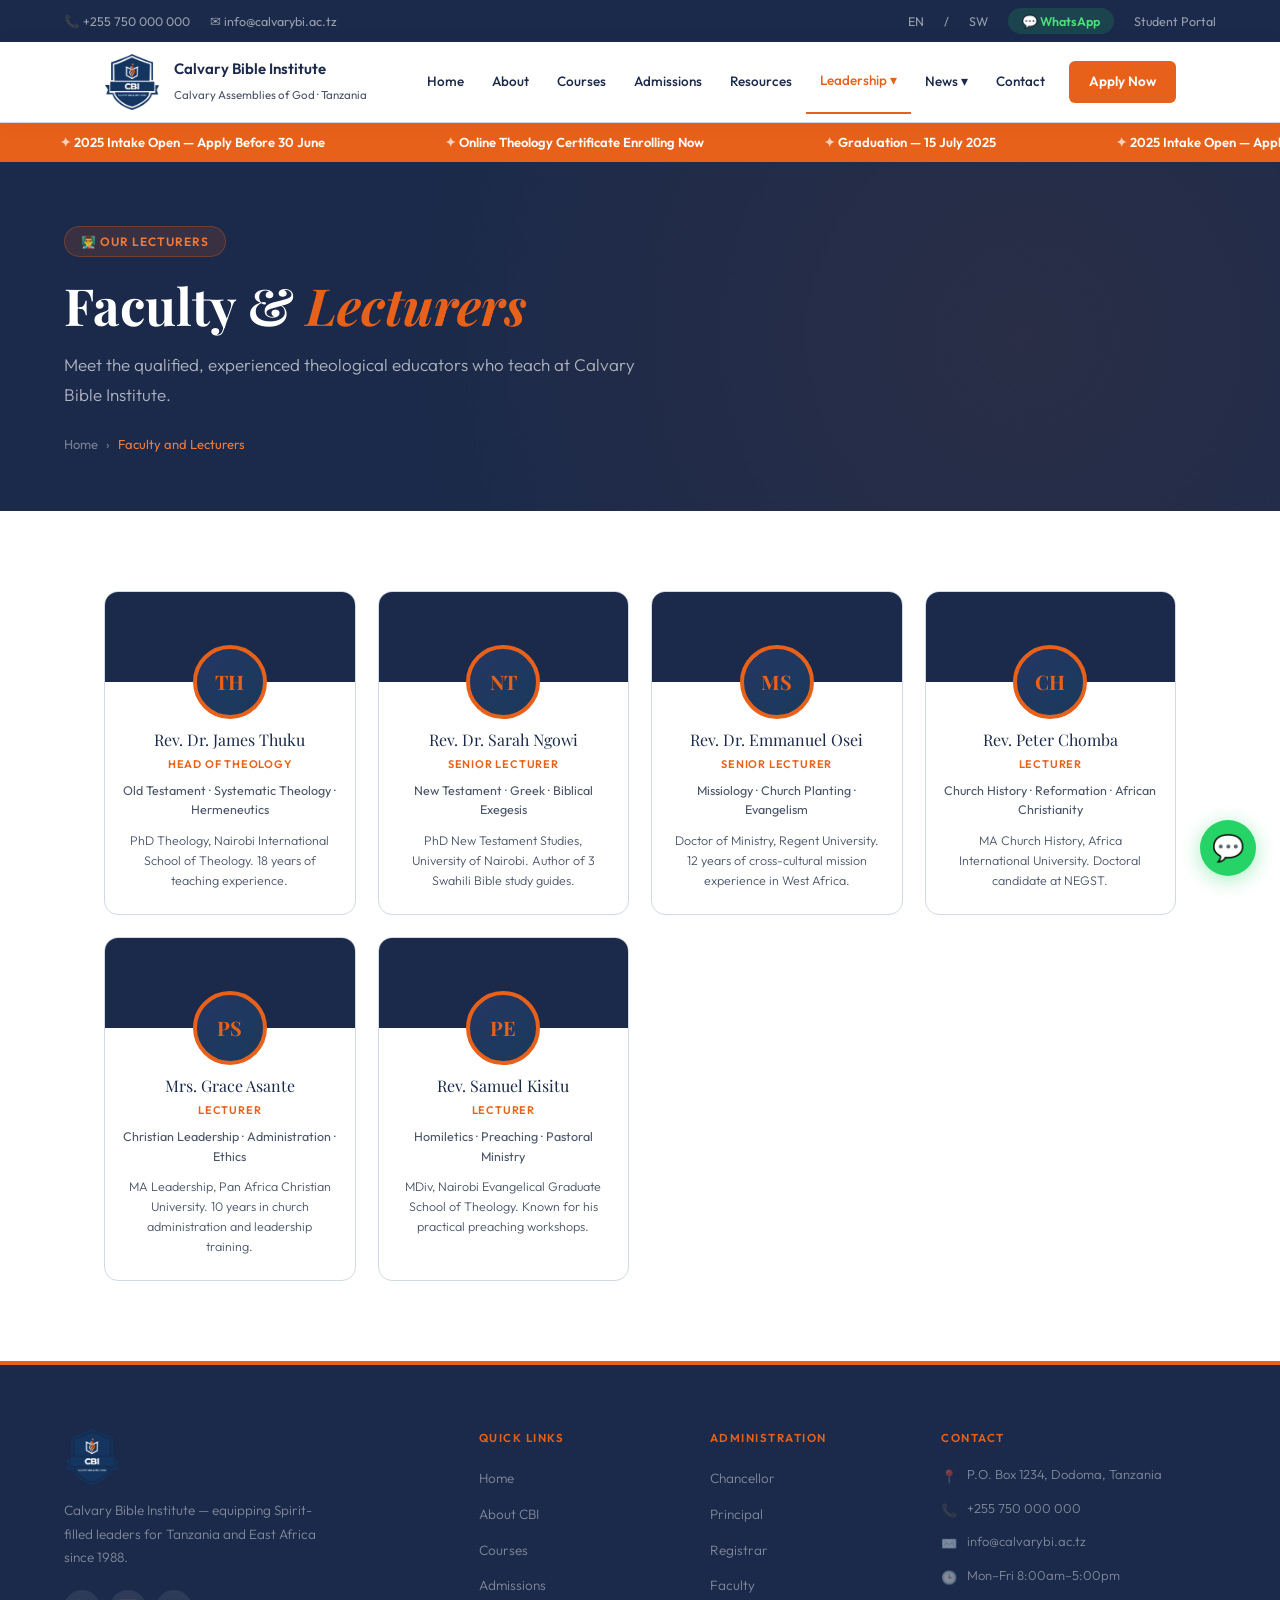
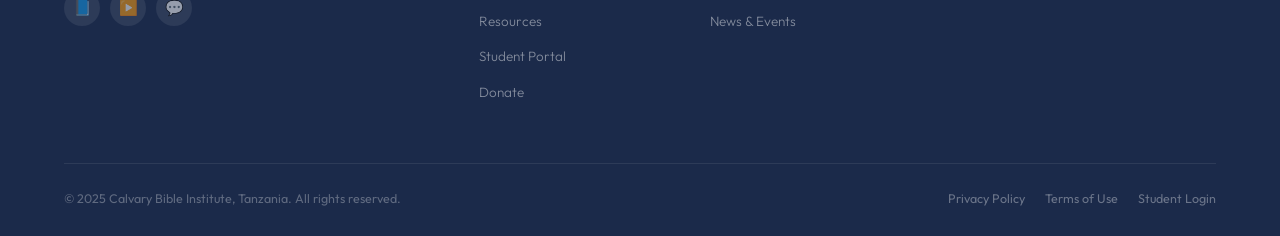
<file: faculty.html>
<!DOCTYPE html>
<html lang="en">
<head>
  <meta charset="UTF-8"/><meta name="viewport" content="width=device-width, initial-scale=1.0"/>
  <title>Faculty and Lecturers | CBI — Calvary Bible Institute Tanzania</title>
  <link rel="stylesheet" href="css/style.css"/>
</head>
<body>
<div class="topbar"><div class="topbar-left"><a href="tel:+255750000000">📞 +255 750 000 000</a><a href="mailto:info@calvarybi.ac.tz">✉ info@calvarybi.ac.tz</a></div><div class="topbar-right"><a href="#">EN</a>/<a href="#">SW</a><a href="https://wa.me/255750000000" class="wa-pill">💬 WhatsApp</a><a href="portal.html">Student Portal</a></div></div>
<nav class="navbar"><div class="nav-inner"><a href="index.html" class="logo"><div class="logo-badge" style="width:56px;height:56px"><img src="images/logo.png" alt="CBI Logo" style="width:100%;height:100%;object-fit:contain"/></div><div class="logo-text"><strong>Calvary Bible Institute</strong><em>Calvary Assemblies of God · Tanzania</em></div></a><ul class="nav-menu"><li class="nav-item"><a href="index.html" class="nav-link">Home</a></li><li class="nav-item"><a href="about.html" class="nav-link">About</a></li><li class="nav-item"><a href="courses.html" class="nav-link">Courses</a></li><li class="nav-item"><a href="admissions.html" class="nav-link ">Admissions</a></li><li class="nav-item"><a href="resources.html" class="nav-link ">Resources</a></li><li class="nav-item"><a href="administration.html" class="nav-link active">Leadership ▾</a><div class="dropdown"><a href="administration.html">Administration</a><a href="faculty.html">Faculty</a></div></li><li class="nav-item"><a href="news.html" class="nav-link ">News ▾</a><div class="dropdown"><a href="news.html">All News</a><a href="events.html">Events</a></div></li><li class="nav-item"><a href="contact.html" class="nav-link ">Contact</a></li><li class="nav-item"><a href="admissions.html" class="nav-link nav-cta">Apply Now</a></li></ul><button class="hamburger" id="hamburger"><span></span><span></span><span></span></button></div></nav>
<div class="mobile-menu" id="mobileMenu"><div class="mobile-menu-head"><a href="index.html" class="logo"><div class="logo-badge" style="width:44px;height:44px"><img src="images/logo.png" alt="CBI" style="width:100%;height:100%;object-fit:contain"/></div><div class="logo-text"><strong style="color:white">Calvary Bible Institute</strong></div></a><button class="mobile-close" id="mobileClose">✕</button></div><ul class="mobile-nav-links"><li><a href="index.html">Home</a></li><li><a href="about.html">About</a></li><li><a href="courses.html">Courses</a></li><li><a href="admissions.html">Admissions</a></li><li><a href="resources.html">Resources</a></li><li><a href="administration.html">Administration</a></li><li><a href="faculty.html">Faculty</a></li><li><a href="news.html">News</a></li><li><a href="events.html">Events</a></li><li><a href="donate.html">Donate</a></li><li><a href="contact.html">Contact</a></li></ul><a href="admissions.html" class="mobile-cta">Apply Now</a></div>
<div class="ticker-wrap"><div class="ticker"><span class="ticker-item">2025 Intake Open — Apply Before 30 June</span><span class="ticker-item">Online Theology Certificate Enrolling Now</span><span class="ticker-item">Graduation — 15 July 2025</span><span class="ticker-item">2025 Intake Open — Apply Before 30 June</span><span class="ticker-item">Online Theology Certificate Enrolling Now</span><span class="ticker-item">Graduation — 15 July 2025</span></div></div>
<section class="page-hero">
  <div class="page-hero-inner">
    <span class="page-hero-eyebrow">👨‍🏫 Our Lecturers</span>
    <h1>Faculty &amp; <em>Lecturers</em></h1>
    <p>Meet the qualified, experienced theological educators who teach at Calvary Bible Institute.</p>
    <div class="breadcrumb"><a href="index.html">Home</a> › <span>Faculty and Lecturers</span></div>
  </div>
</section>
<section class="section">
  <div class="container">
    <div class="admin-grid">
      <div class="card admin-card reveal"><div class="ac-photo"><div class="ac-avatar">TH</div></div><div class="ac-body"><div class="ac-name">Rev. Dr. James Thuku</div><div class="ac-role">Head of Theology</div><div class="ac-dept">Old Testament · Systematic Theology · Hermeneutics</div><p style="font-size:12.5px;color:var(--muted);margin-top:10px;font-weight:300;line-height:1.6">PhD Theology, Nairobi International School of Theology. 18 years of teaching experience.</p></div></div>
      <div class="card admin-card reveal"><div class="ac-photo"><div class="ac-avatar">NT</div></div><div class="ac-body"><div class="ac-name">Rev. Dr. Sarah Ngowi</div><div class="ac-role">Senior Lecturer</div><div class="ac-dept">New Testament · Greek · Biblical Exegesis</div><p style="font-size:12.5px;color:var(--muted);margin-top:10px;font-weight:300;line-height:1.6">PhD New Testament Studies, University of Nairobi. Author of 3 Swahili Bible study guides.</p></div></div>
      <div class="card admin-card reveal"><div class="ac-photo"><div class="ac-avatar">MS</div></div><div class="ac-body"><div class="ac-name">Rev. Dr. Emmanuel Osei</div><div class="ac-role">Senior Lecturer</div><div class="ac-dept">Missiology · Church Planting · Evangelism</div><p style="font-size:12.5px;color:var(--muted);margin-top:10px;font-weight:300;line-height:1.6">Doctor of Ministry, Regent University. 12 years of cross-cultural mission experience in West Africa.</p></div></div>
      <div class="card admin-card reveal"><div class="ac-photo"><div class="ac-avatar">CH</div></div><div class="ac-body"><div class="ac-name">Rev. Peter Chomba</div><div class="ac-role">Lecturer</div><div class="ac-dept">Church History · Reformation · African Christianity</div><p style="font-size:12.5px;color:var(--muted);margin-top:10px;font-weight:300;line-height:1.6">MA Church History, Africa International University. Doctoral candidate at NEGST.</p></div></div>
      <div class="card admin-card reveal"><div class="ac-photo"><div class="ac-avatar">PS</div></div><div class="ac-body"><div class="ac-name">Mrs. Grace Asante</div><div class="ac-role">Lecturer</div><div class="ac-dept">Christian Leadership · Administration · Ethics</div><p style="font-size:12.5px;color:var(--muted);margin-top:10px;font-weight:300;line-height:1.6">MA Leadership, Pan Africa Christian University. 10 years in church administration and leadership training.</p></div></div>
      <div class="card admin-card reveal"><div class="ac-photo"><div class="ac-avatar">PE</div></div><div class="ac-body"><div class="ac-name">Rev. Samuel Kisitu</div><div class="ac-role">Lecturer</div><div class="ac-dept">Homiletics · Preaching · Pastoral Ministry</div><p style="font-size:12.5px;color:var(--muted);margin-top:10px;font-weight:300;line-height:1.6">MDiv, Nairobi Evangelical Graduate School of Theology. Known for his practical preaching workshops.</p></div></div>
    </div>
  </div>
</section>
<footer class="footer"><div class="footer-inner"><div class="footer-grid"><div class="footer-brand"><div class="logo-badge" style="width:56px;height:56px;border-radius:6px;overflow:hidden"><img src="images/logo.png" alt="CBI Logo" style="width:100%;height:100%;object-fit:contain"/></div><p>Calvary Bible Institute — equipping Spirit-filled leaders for Tanzania and East Africa since 1988.</p><div class="footer-socials"><a href="#" class="social-icon">📘</a><a href="#" class="social-icon">▶️</a><a href="https://wa.me/255750000000" class="social-icon">💬</a></div></div><div><div class="footer-col-title">Quick Links</div><ul class="footer-links"><li><a href="index.html">Home</a></li><li><a href="about.html">About CBI</a></li><li><a href="courses.html">Courses</a></li><li><a href="admissions.html">Admissions</a></li><li><a href="resources.html">Resources</a></li><li><a href="portal.html">Student Portal</a></li><li><a href="donate.html">Donate</a></li></ul></div><div><div class="footer-col-title">Administration</div><ul class="footer-links"><li><a href="administration.html">Chancellor</a></li><li><a href="administration.html">Principal</a></li><li><a href="administration.html">Registrar</a></li><li><a href="faculty.html">Faculty</a></li><li><a href="news.html">News &amp; Events</a></li></ul></div><div><div class="footer-col-title">Contact</div><div class="footer-contact-item"><span>📍</span><span>P.O. Box 1234, Dodoma, Tanzania</span></div><div class="footer-contact-item"><span>📞</span><span>+255 750 000 000</span></div><div class="footer-contact-item"><span>✉️</span><span>info@calvarybi.ac.tz</span></div><div class="footer-contact-item"><span>🕒</span><span>Mon–Fri 8:00am–5:00pm</span></div></div></div><div class="footer-bottom"><span>© 2025 Calvary Bible Institute, Tanzania. All rights reserved.</span><div class="footer-bottom-links"><a href="#">Privacy Policy</a><a href="#">Terms of Use</a><a href="portal.html">Student Login</a></div></div></div></footer>
<a href="https://wa.me/255750000000" class="wa-float" target="_blank" rel="noopener" title="WhatsApp">💬</a>
<script src="js/main.js"></script>
</body>
</html>
</file>
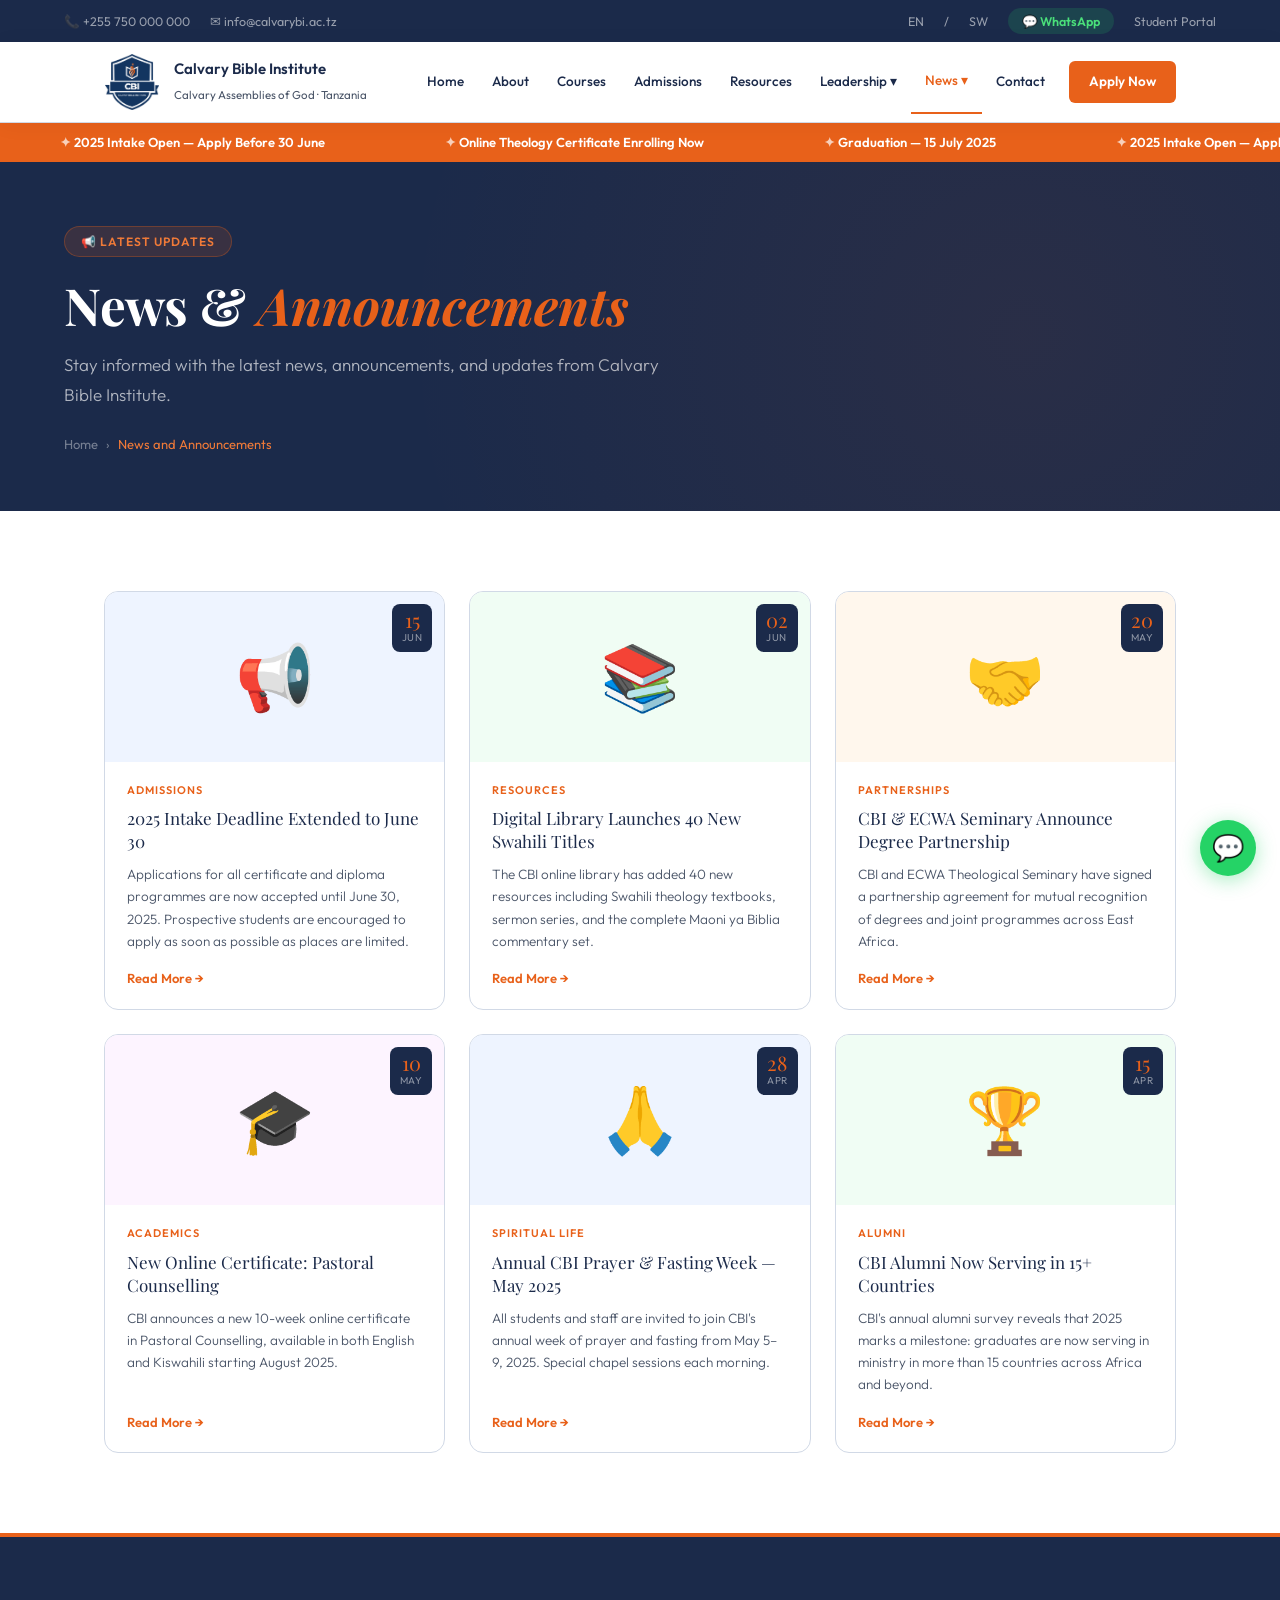
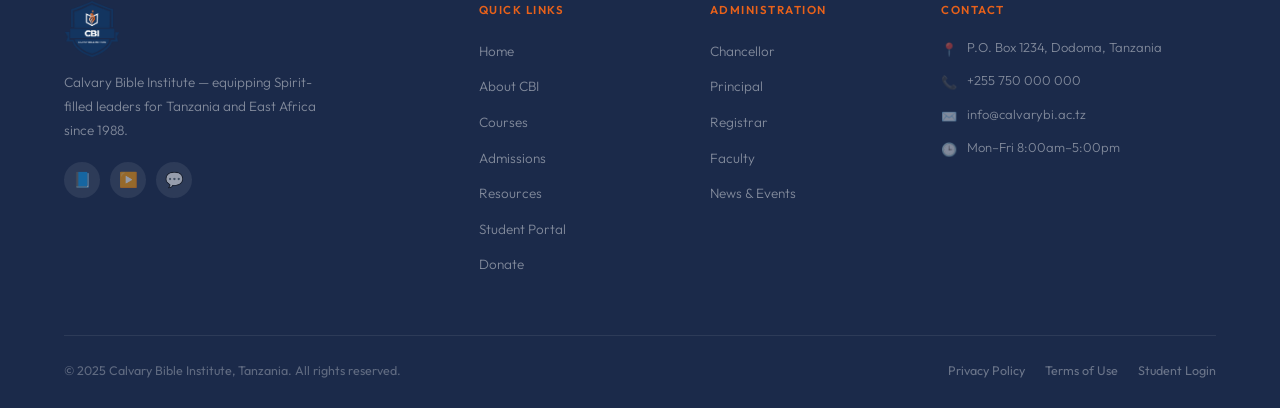
<file: news.html>
<!DOCTYPE html>
<html lang="en">
<head>
  <meta charset="UTF-8"/><meta name="viewport" content="width=device-width, initial-scale=1.0"/>
  <title>News and Announcements | CBI — Calvary Bible Institute Tanzania</title>
  <link rel="stylesheet" href="css/style.css"/>
</head>
<body>
<div class="topbar"><div class="topbar-left"><a href="tel:+255750000000">📞 +255 750 000 000</a><a href="mailto:info@calvarybi.ac.tz">✉ info@calvarybi.ac.tz</a></div><div class="topbar-right"><a href="#">EN</a>/<a href="#">SW</a><a href="https://wa.me/255750000000" class="wa-pill">💬 WhatsApp</a><a href="portal.html">Student Portal</a></div></div>
<nav class="navbar"><div class="nav-inner"><a href="index.html" class="logo"><div class="logo-badge" style="width:56px;height:56px"><img src="images/logo.png" alt="CBI Logo" style="width:100%;height:100%;object-fit:contain"/></div><div class="logo-text"><strong>Calvary Bible Institute</strong><em>Calvary Assemblies of God · Tanzania</em></div></a><ul class="nav-menu"><li class="nav-item"><a href="index.html" class="nav-link">Home</a></li><li class="nav-item"><a href="about.html" class="nav-link">About</a></li><li class="nav-item"><a href="courses.html" class="nav-link">Courses</a></li><li class="nav-item"><a href="admissions.html" class="nav-link ">Admissions</a></li><li class="nav-item"><a href="resources.html" class="nav-link ">Resources</a></li><li class="nav-item"><a href="administration.html" class="nav-link ">Leadership ▾</a><div class="dropdown"><a href="administration.html">Administration</a><a href="faculty.html">Faculty</a></div></li><li class="nav-item"><a href="news.html" class="nav-link active">News ▾</a><div class="dropdown"><a href="news.html">All News</a><a href="events.html">Events</a></div></li><li class="nav-item"><a href="contact.html" class="nav-link ">Contact</a></li><li class="nav-item"><a href="admissions.html" class="nav-link nav-cta">Apply Now</a></li></ul><button class="hamburger" id="hamburger"><span></span><span></span><span></span></button></div></nav>
<div class="mobile-menu" id="mobileMenu"><div class="mobile-menu-head"><a href="index.html" class="logo"><div class="logo-badge" style="width:44px;height:44px"><img src="images/logo.png" alt="CBI" style="width:100%;height:100%;object-fit:contain"/></div><div class="logo-text"><strong style="color:white">Calvary Bible Institute</strong></div></a><button class="mobile-close" id="mobileClose">✕</button></div><ul class="mobile-nav-links"><li><a href="index.html">Home</a></li><li><a href="about.html">About</a></li><li><a href="courses.html">Courses</a></li><li><a href="admissions.html">Admissions</a></li><li><a href="resources.html">Resources</a></li><li><a href="administration.html">Administration</a></li><li><a href="faculty.html">Faculty</a></li><li><a href="news.html">News</a></li><li><a href="events.html">Events</a></li><li><a href="donate.html">Donate</a></li><li><a href="contact.html">Contact</a></li></ul><a href="admissions.html" class="mobile-cta">Apply Now</a></div>
<div class="ticker-wrap"><div class="ticker"><span class="ticker-item">2025 Intake Open — Apply Before 30 June</span><span class="ticker-item">Online Theology Certificate Enrolling Now</span><span class="ticker-item">Graduation — 15 July 2025</span><span class="ticker-item">2025 Intake Open — Apply Before 30 June</span><span class="ticker-item">Online Theology Certificate Enrolling Now</span><span class="ticker-item">Graduation — 15 July 2025</span></div></div>
<section class="page-hero">
  <div class="page-hero-inner">
    <span class="page-hero-eyebrow">📢 Latest Updates</span>
    <h1>News &amp; <em>Announcements</em></h1>
    <p>Stay informed with the latest news, announcements, and updates from Calvary Bible Institute.</p>
    <div class="breadcrumb"><a href="index.html">Home</a> › <span>News and Announcements</span></div>
  </div>
</section>
<section class="section">
  <div class="container">
    <div class="news-grid">
      <div class="card news-card reveal"><div class="nc-img" style="background:#EEF4FF">📢<div class="nc-date-badge"><span class="nc-day">15</span><span class="nc-mon">Jun</span></div></div><div class="nc-body"><div class="nc-cat">Admissions</div><div class="nc-title">2025 Intake Deadline Extended to June 30</div><p class="nc-excerpt">Applications for all certificate and diploma programmes are now accepted until June 30, 2025. Prospective students are encouraged to apply as soon as possible as places are limited.</p><a href="#" class="nc-read">Read More →</a></div></div>
      <div class="card news-card reveal"><div class="nc-img" style="background:#F0FDF4">📚<div class="nc-date-badge"><span class="nc-day">02</span><span class="nc-mon">Jun</span></div></div><div class="nc-body"><div class="nc-cat">Resources</div><div class="nc-title">Digital Library Launches 40 New Swahili Titles</div><p class="nc-excerpt">The CBI online library has added 40 new resources including Swahili theology textbooks, sermon series, and the complete Maoni ya Biblia commentary set.</p><a href="#" class="nc-read">Read More →</a></div></div>
      <div class="card news-card reveal"><div class="nc-img" style="background:#FFF7ED">🤝<div class="nc-date-badge"><span class="nc-day">20</span><span class="nc-mon">May</span></div></div><div class="nc-body"><div class="nc-cat">Partnerships</div><div class="nc-title">CBI &amp; ECWA Seminary Announce Degree Partnership</div><p class="nc-excerpt">CBI and ECWA Theological Seminary have signed a partnership agreement for mutual recognition of degrees and joint programmes across East Africa.</p><a href="#" class="nc-read">Read More →</a></div></div>
      <div class="card news-card reveal"><div class="nc-img" style="background:#FDF4FF">🎓<div class="nc-date-badge"><span class="nc-day">10</span><span class="nc-mon">May</span></div></div><div class="nc-body"><div class="nc-cat">Academics</div><div class="nc-title">New Online Certificate: Pastoral Counselling</div><p class="nc-excerpt">CBI announces a new 10-week online certificate in Pastoral Counselling, available in both English and Kiswahili starting August 2025.</p><a href="#" class="nc-read">Read More →</a></div></div>
      <div class="card news-card reveal"><div class="nc-img" style="background:#EEF4FF">🙏<div class="nc-date-badge"><span class="nc-day">28</span><span class="nc-mon">Apr</span></div></div><div class="nc-body"><div class="nc-cat">Spiritual Life</div><div class="nc-title">Annual CBI Prayer &amp; Fasting Week — May 2025</div><p class="nc-excerpt">All students and staff are invited to join CBI's annual week of prayer and fasting from May 5–9, 2025. Special chapel sessions each morning.</p><a href="#" class="nc-read">Read More →</a></div></div>
      <div class="card news-card reveal"><div class="nc-img" style="background:#F0FDF4">🏆<div class="nc-date-badge"><span class="nc-day">15</span><span class="nc-mon">Apr</span></div></div><div class="nc-body"><div class="nc-cat">Alumni</div><div class="nc-title">CBI Alumni Now Serving in 15+ Countries</div><p class="nc-excerpt">CBI's annual alumni survey reveals that 2025 marks a milestone: graduates are now serving in ministry in more than 15 countries across Africa and beyond.</p><a href="#" class="nc-read">Read More →</a></div></div>
    </div>
  </div>
</section>
<footer class="footer"><div class="footer-inner"><div class="footer-grid"><div class="footer-brand"><div class="logo-badge" style="width:56px;height:56px;border-radius:6px;overflow:hidden"><img src="images/logo.png" alt="CBI Logo" style="width:100%;height:100%;object-fit:contain"/></div><p>Calvary Bible Institute — equipping Spirit-filled leaders for Tanzania and East Africa since 1988.</p><div class="footer-socials"><a href="#" class="social-icon">📘</a><a href="#" class="social-icon">▶️</a><a href="https://wa.me/255750000000" class="social-icon">💬</a></div></div><div><div class="footer-col-title">Quick Links</div><ul class="footer-links"><li><a href="index.html">Home</a></li><li><a href="about.html">About CBI</a></li><li><a href="courses.html">Courses</a></li><li><a href="admissions.html">Admissions</a></li><li><a href="resources.html">Resources</a></li><li><a href="portal.html">Student Portal</a></li><li><a href="donate.html">Donate</a></li></ul></div><div><div class="footer-col-title">Administration</div><ul class="footer-links"><li><a href="administration.html">Chancellor</a></li><li><a href="administration.html">Principal</a></li><li><a href="administration.html">Registrar</a></li><li><a href="faculty.html">Faculty</a></li><li><a href="news.html">News &amp; Events</a></li></ul></div><div><div class="footer-col-title">Contact</div><div class="footer-contact-item"><span>📍</span><span>P.O. Box 1234, Dodoma, Tanzania</span></div><div class="footer-contact-item"><span>📞</span><span>+255 750 000 000</span></div><div class="footer-contact-item"><span>✉️</span><span>info@calvarybi.ac.tz</span></div><div class="footer-contact-item"><span>🕒</span><span>Mon–Fri 8:00am–5:00pm</span></div></div></div><div class="footer-bottom"><span>© 2025 Calvary Bible Institute, Tanzania. All rights reserved.</span><div class="footer-bottom-links"><a href="#">Privacy Policy</a><a href="#">Terms of Use</a><a href="portal.html">Student Login</a></div></div></div></footer>
<a href="https://wa.me/255750000000" class="wa-float" target="_blank" rel="noopener" title="WhatsApp">💬</a>
<script src="js/main.js"></script>
</body>
</html>
</file>
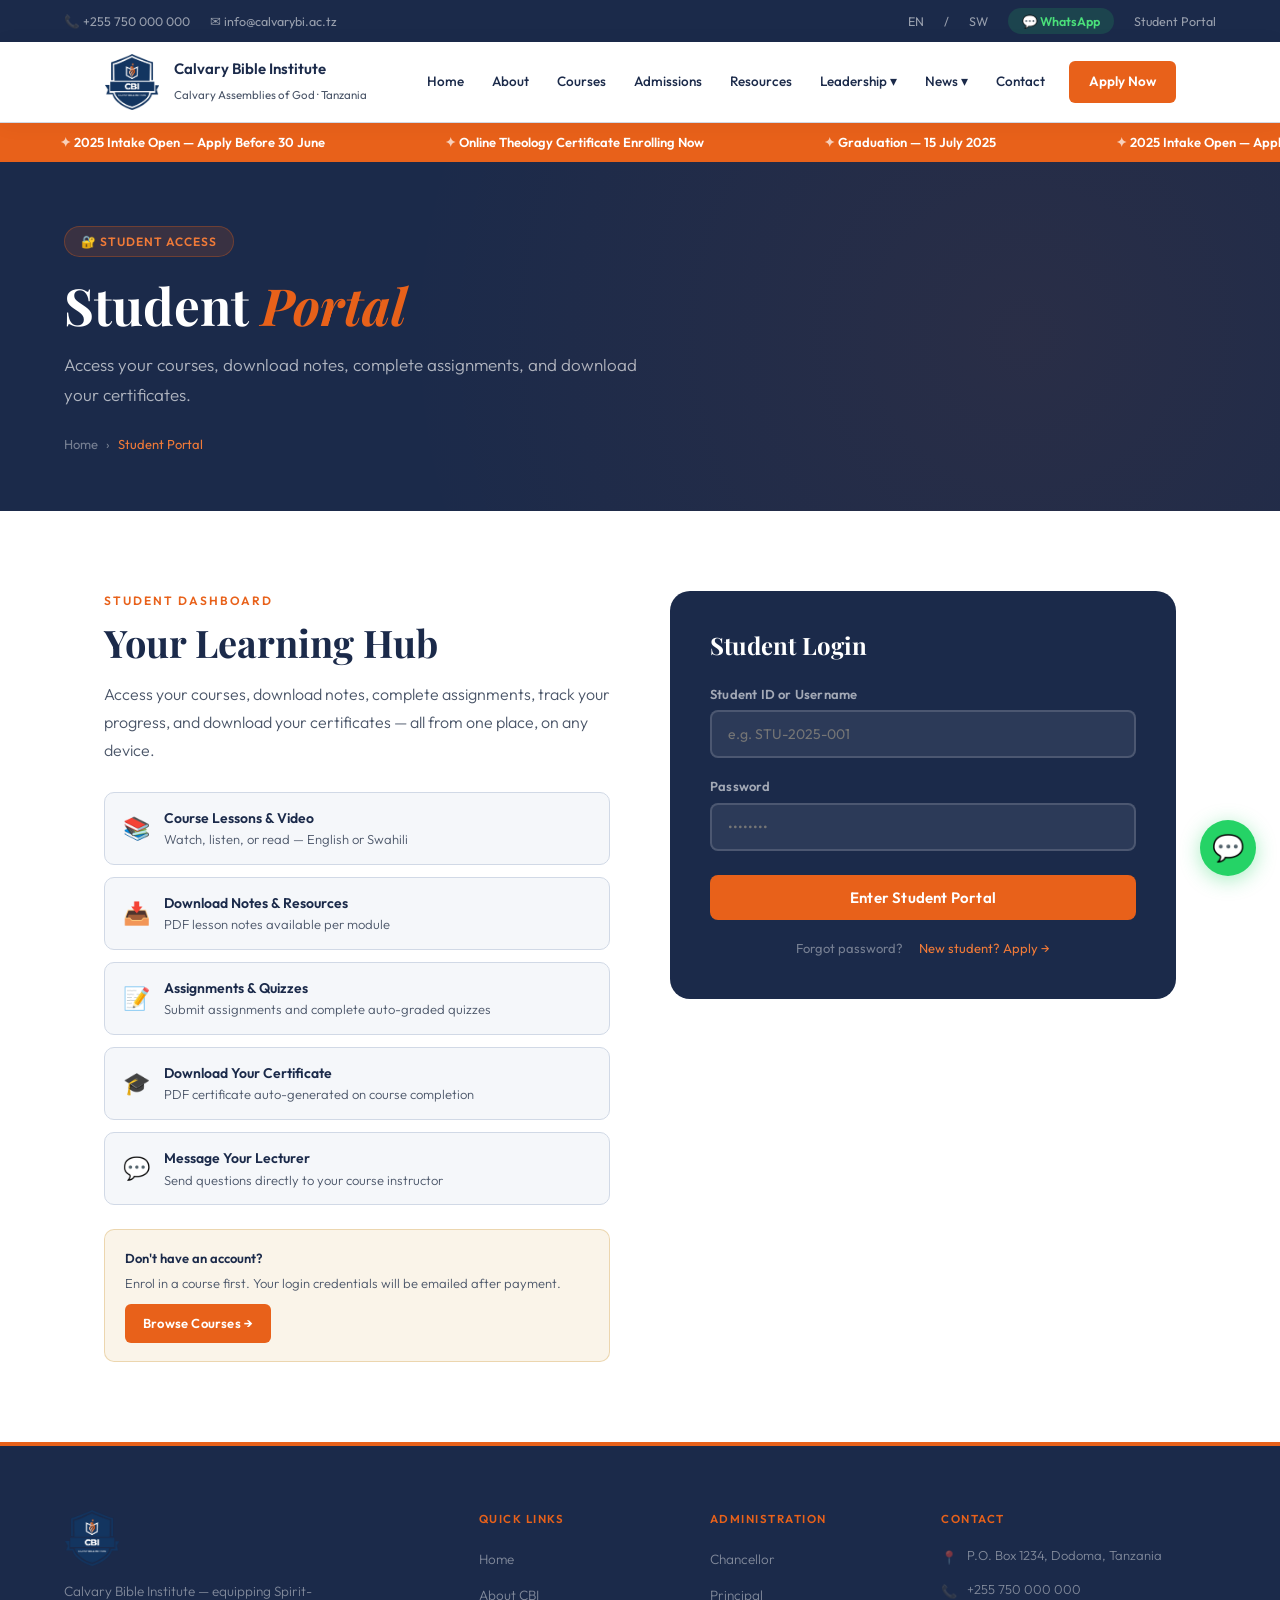
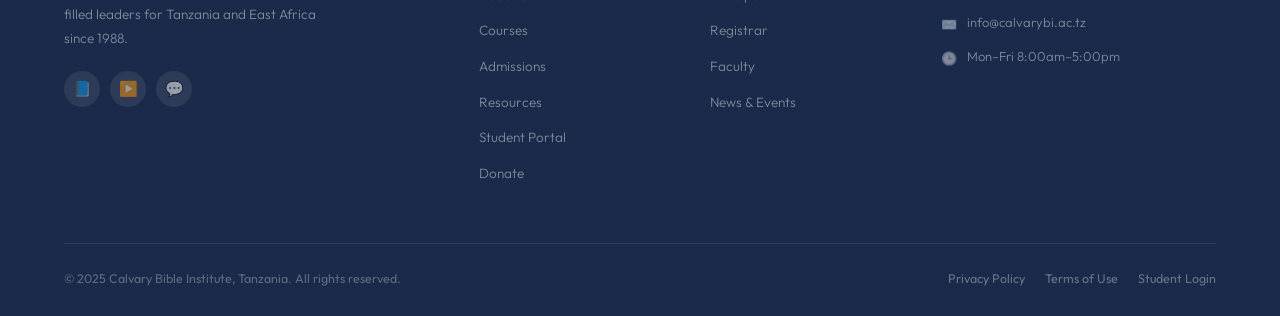
<file: portal.html>
<!DOCTYPE html>
<html lang="en">
<head>
  <meta charset="UTF-8"/><meta name="viewport" content="width=device-width, initial-scale=1.0"/>
  <title>Student Portal | CBI — Calvary Bible Institute Tanzania</title>
  <link rel="stylesheet" href="css/style.css"/>
</head>
<body>
<div class="topbar"><div class="topbar-left"><a href="tel:+255750000000">📞 +255 750 000 000</a><a href="mailto:info@calvarybi.ac.tz">✉ info@calvarybi.ac.tz</a></div><div class="topbar-right"><a href="#">EN</a>/<a href="#">SW</a><a href="https://wa.me/255750000000" class="wa-pill">💬 WhatsApp</a><a href="portal.html">Student Portal</a></div></div>
<nav class="navbar"><div class="nav-inner"><a href="index.html" class="logo"><div class="logo-badge" style="width:56px;height:56px"><img src="images/logo.png" alt="CBI Logo" style="width:100%;height:100%;object-fit:contain"/></div><div class="logo-text"><strong>Calvary Bible Institute</strong><em>Calvary Assemblies of God · Tanzania</em></div></a><ul class="nav-menu"><li class="nav-item"><a href="index.html" class="nav-link">Home</a></li><li class="nav-item"><a href="about.html" class="nav-link">About</a></li><li class="nav-item"><a href="courses.html" class="nav-link">Courses</a></li><li class="nav-item"><a href="admissions.html" class="nav-link ">Admissions</a></li><li class="nav-item"><a href="resources.html" class="nav-link ">Resources</a></li><li class="nav-item"><a href="administration.html" class="nav-link ">Leadership ▾</a><div class="dropdown"><a href="administration.html">Administration</a><a href="faculty.html">Faculty</a></div></li><li class="nav-item"><a href="news.html" class="nav-link ">News ▾</a><div class="dropdown"><a href="news.html">All News</a><a href="events.html">Events</a></div></li><li class="nav-item"><a href="contact.html" class="nav-link ">Contact</a></li><li class="nav-item"><a href="admissions.html" class="nav-link nav-cta">Apply Now</a></li></ul><button class="hamburger" id="hamburger"><span></span><span></span><span></span></button></div></nav>
<div class="mobile-menu" id="mobileMenu"><div class="mobile-menu-head"><a href="index.html" class="logo"><div class="logo-badge" style="width:44px;height:44px"><img src="images/logo.png" alt="CBI" style="width:100%;height:100%;object-fit:contain"/></div><div class="logo-text"><strong style="color:white">Calvary Bible Institute</strong></div></a><button class="mobile-close" id="mobileClose">✕</button></div><ul class="mobile-nav-links"><li><a href="index.html">Home</a></li><li><a href="about.html">About</a></li><li><a href="courses.html">Courses</a></li><li><a href="admissions.html">Admissions</a></li><li><a href="resources.html">Resources</a></li><li><a href="administration.html">Administration</a></li><li><a href="faculty.html">Faculty</a></li><li><a href="news.html">News</a></li><li><a href="events.html">Events</a></li><li><a href="donate.html">Donate</a></li><li><a href="contact.html">Contact</a></li></ul><a href="admissions.html" class="mobile-cta">Apply Now</a></div>
<div class="ticker-wrap"><div class="ticker"><span class="ticker-item">2025 Intake Open — Apply Before 30 June</span><span class="ticker-item">Online Theology Certificate Enrolling Now</span><span class="ticker-item">Graduation — 15 July 2025</span><span class="ticker-item">2025 Intake Open — Apply Before 30 June</span><span class="ticker-item">Online Theology Certificate Enrolling Now</span><span class="ticker-item">Graduation — 15 July 2025</span></div></div>
<section class="page-hero">
  <div class="page-hero-inner">
    <span class="page-hero-eyebrow">🔐 Student Access</span>
    <h1>Student <em>Portal</em></h1>
    <p>Access your courses, download notes, complete assignments, and download your certificates.</p>
    <div class="breadcrumb"><a href="index.html">Home</a> › <span>Student Portal</span></div>
  </div>
</section>
<section class="section">
  <div class="container">
    <div style="display:grid;grid-template-columns:1fr 1fr;gap:60px;align-items:start">
      <div>
        <span class="section-label">Student Dashboard</span>
        <h2 class="section-title">Your Learning Hub</h2>
        <p style="color:var(--muted);margin-bottom:28px;font-weight:300">Access your courses, download notes, complete assignments, track your progress, and download your certificates — all from one place, on any device.</p>
        <div style="display:flex;flex-direction:column;gap:12px">
          <div style="display:flex;gap:14px;align-items:center;padding:14px 18px;background:var(--cream);border-radius:10px;border:1px solid var(--border)"><span style="font-size:22px">📚</span><div><div style="font-size:14px;font-weight:600;color:var(--navy)">Course Lessons &amp; Video</div><div style="font-size:13px;color:var(--muted);font-weight:300">Watch, listen, or read — English or Swahili</div></div></div>
          <div style="display:flex;gap:14px;align-items:center;padding:14px 18px;background:var(--cream);border-radius:10px;border:1px solid var(--border)"><span style="font-size:22px">📥</span><div><div style="font-size:14px;font-weight:600;color:var(--navy)">Download Notes &amp; Resources</div><div style="font-size:13px;color:var(--muted);font-weight:300">PDF lesson notes available per module</div></div></div>
          <div style="display:flex;gap:14px;align-items:center;padding:14px 18px;background:var(--cream);border-radius:10px;border:1px solid var(--border)"><span style="font-size:22px">📝</span><div><div style="font-size:14px;font-weight:600;color:var(--navy)">Assignments &amp; Quizzes</div><div style="font-size:13px;color:var(--muted);font-weight:300">Submit assignments and complete auto-graded quizzes</div></div></div>
          <div style="display:flex;gap:14px;align-items:center;padding:14px 18px;background:var(--cream);border-radius:10px;border:1px solid var(--border)"><span style="font-size:22px">🎓</span><div><div style="font-size:14px;font-weight:600;color:var(--navy)">Download Your Certificate</div><div style="font-size:13px;color:var(--muted);font-weight:300">PDF certificate auto-generated on course completion</div></div></div>
          <div style="display:flex;gap:14px;align-items:center;padding:14px 18px;background:var(--cream);border-radius:10px;border:1px solid var(--border)"><span style="font-size:22px">💬</span><div><div style="font-size:14px;font-weight:600;color:var(--navy)">Message Your Lecturer</div><div style="font-size:13px;color:var(--muted);font-weight:300">Send questions directly to your course instructor</div></div></div>
        </div>
        <div style="margin-top:24px;background:rgba(201,146,42,.1);border:1px solid rgba(201,146,42,.3);border-radius:10px;padding:18px 20px">
          <div style="font-size:13px;font-weight:600;color:var(--navy);margin-bottom:4px">Don't have an account?</div>
          <div style="font-size:13px;color:var(--muted);margin-bottom:10px;font-weight:300">Enrol in a course first. Your login credentials will be emailed after payment.</div>
          <a href="courses.html" class="btn btn-gold btn-sm">Browse Courses →</a>
        </div>
      </div>
      <div>
        <div style="background:var(--navy);border-radius:20px;padding:40px">
          <h3 style="font-family:'Playfair Display',serif;color:var(--white);margin-bottom:24px;font-size:24px">Student Login</h3>
          <form data-demo="Login feature available in the full WordPress/LifterLMS installation. Contact admissions@calvarybi.ac.tz for your login credentials.">
            <div class="form-group" style="margin-bottom:18px"><label style="color:rgba(255,255,255,.6)">Student ID or Username</label><input type="text" placeholder="e.g. STU-2025-001" style="background:rgba(255,255,255,.08);border-color:rgba(255,255,255,.15);color:white"/></div>
            <div class="form-group" style="margin-bottom:24px"><label style="color:rgba(255,255,255,.6)">Password</label><input type="password" placeholder="••••••••" style="background:rgba(255,255,255,.08);border-color:rgba(255,255,255,.15);color:white"/></div>
            <button type="submit" class="btn btn-gold" style="width:100%;justify-content:center">Enter Student Portal</button>
          </form>
          <div style="text-align:center;margin-top:18px;display:flex;justify-content:center;gap:16px;flex-wrap:wrap">
            <a href="contact.html" style="font-size:13px;color:rgba(255,255,255,.4);">Forgot password?</a>
            <a href="admissions.html" style="font-size:13px;color:var(--gold2);">New student? Apply →</a>
          </div>
        </div>
      </div>
    </div>
  </div>
</section>
<footer class="footer"><div class="footer-inner"><div class="footer-grid"><div class="footer-brand"><div class="logo-badge" style="width:56px;height:56px;border-radius:6px;overflow:hidden"><img src="images/logo.png" alt="CBI Logo" style="width:100%;height:100%;object-fit:contain"/></div><p>Calvary Bible Institute — equipping Spirit-filled leaders for Tanzania and East Africa since 1988.</p><div class="footer-socials"><a href="#" class="social-icon">📘</a><a href="#" class="social-icon">▶️</a><a href="https://wa.me/255750000000" class="social-icon">💬</a></div></div><div><div class="footer-col-title">Quick Links</div><ul class="footer-links"><li><a href="index.html">Home</a></li><li><a href="about.html">About CBI</a></li><li><a href="courses.html">Courses</a></li><li><a href="admissions.html">Admissions</a></li><li><a href="resources.html">Resources</a></li><li><a href="portal.html">Student Portal</a></li><li><a href="donate.html">Donate</a></li></ul></div><div><div class="footer-col-title">Administration</div><ul class="footer-links"><li><a href="administration.html">Chancellor</a></li><li><a href="administration.html">Principal</a></li><li><a href="administration.html">Registrar</a></li><li><a href="faculty.html">Faculty</a></li><li><a href="news.html">News &amp; Events</a></li></ul></div><div><div class="footer-col-title">Contact</div><div class="footer-contact-item"><span>📍</span><span>P.O. Box 1234, Dodoma, Tanzania</span></div><div class="footer-contact-item"><span>📞</span><span>+255 750 000 000</span></div><div class="footer-contact-item"><span>✉️</span><span>info@calvarybi.ac.tz</span></div><div class="footer-contact-item"><span>🕒</span><span>Mon–Fri 8:00am–5:00pm</span></div></div></div><div class="footer-bottom"><span>© 2025 Calvary Bible Institute, Tanzania. All rights reserved.</span><div class="footer-bottom-links"><a href="#">Privacy Policy</a><a href="#">Terms of Use</a><a href="portal.html">Student Login</a></div></div></div></footer>
<a href="https://wa.me/255750000000" class="wa-float" target="_blank" rel="noopener" title="WhatsApp">💬</a>
<script src="js/main.js"></script>
</body>
</html>
</file>
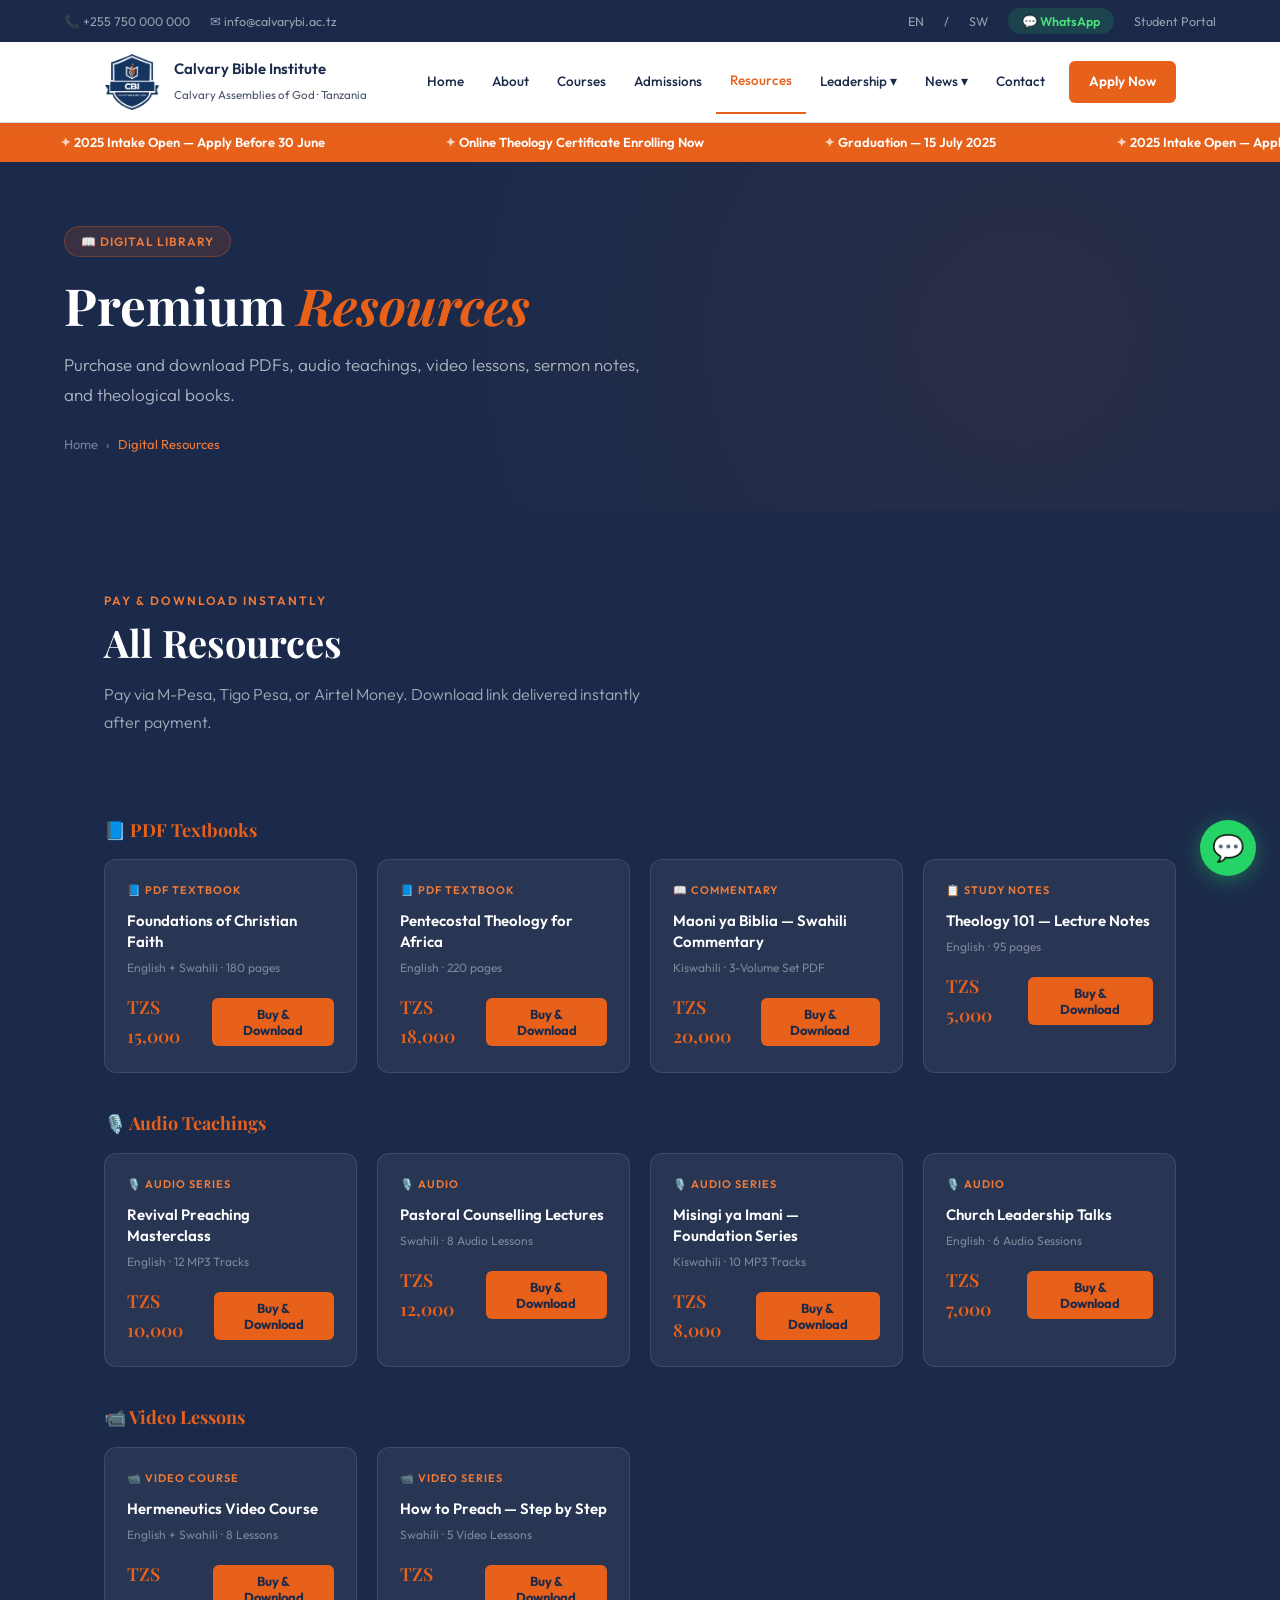
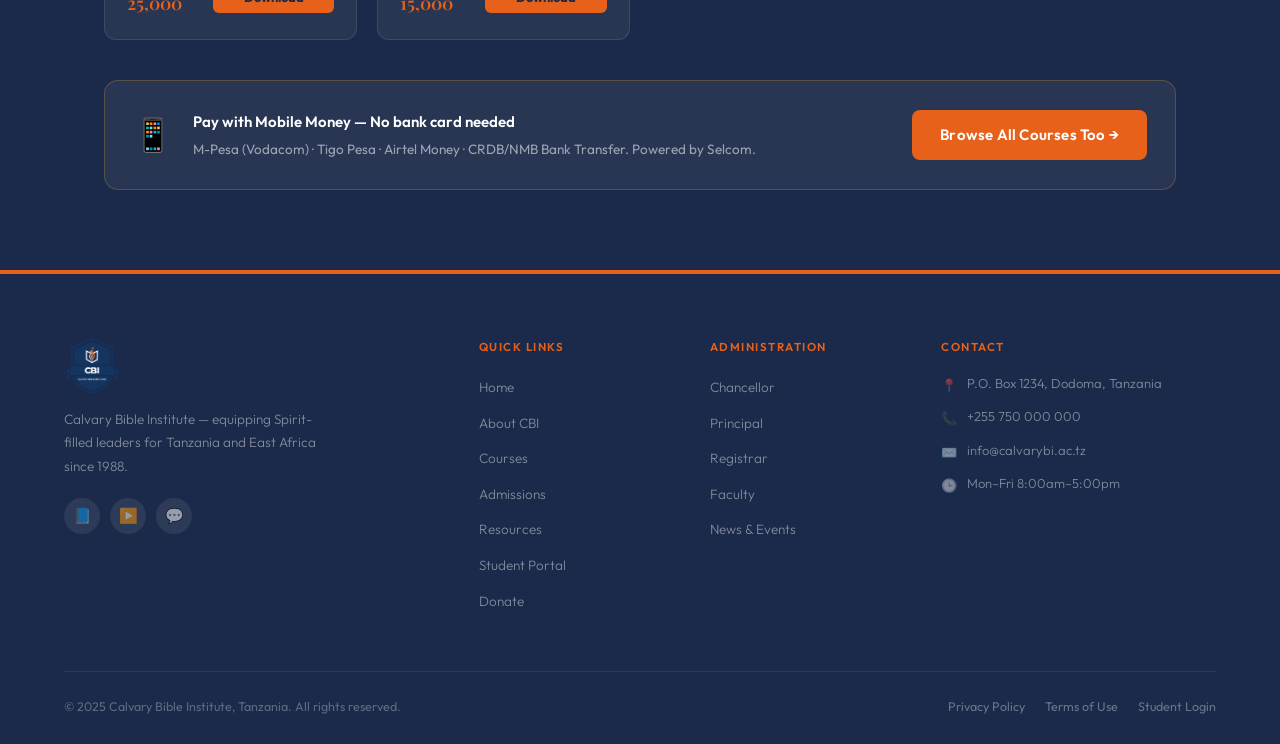
<file: resources.html>
<!DOCTYPE html>
<html lang="en">
<head>
  <meta charset="UTF-8"/><meta name="viewport" content="width=device-width, initial-scale=1.0"/>
  <title>Digital Resources | CBI — Calvary Bible Institute Tanzania</title>
  <link rel="stylesheet" href="css/style.css"/>
</head>
<body>
<div class="topbar"><div class="topbar-left"><a href="tel:+255750000000">📞 +255 750 000 000</a><a href="mailto:info@calvarybi.ac.tz">✉ info@calvarybi.ac.tz</a></div><div class="topbar-right"><a href="#">EN</a>/<a href="#">SW</a><a href="https://wa.me/255750000000" class="wa-pill">💬 WhatsApp</a><a href="portal.html">Student Portal</a></div></div>
<nav class="navbar"><div class="nav-inner"><a href="index.html" class="logo"><div class="logo-badge" style="width:56px;height:56px"><img src="images/logo.png" alt="CBI Logo" style="width:100%;height:100%;object-fit:contain"/></div><div class="logo-text"><strong>Calvary Bible Institute</strong><em>Calvary Assemblies of God · Tanzania</em></div></a><ul class="nav-menu"><li class="nav-item"><a href="index.html" class="nav-link">Home</a></li><li class="nav-item"><a href="about.html" class="nav-link">About</a></li><li class="nav-item"><a href="courses.html" class="nav-link">Courses</a></li><li class="nav-item"><a href="admissions.html" class="nav-link ">Admissions</a></li><li class="nav-item"><a href="resources.html" class="nav-link active">Resources</a></li><li class="nav-item"><a href="administration.html" class="nav-link ">Leadership ▾</a><div class="dropdown"><a href="administration.html">Administration</a><a href="faculty.html">Faculty</a></div></li><li class="nav-item"><a href="news.html" class="nav-link ">News ▾</a><div class="dropdown"><a href="news.html">All News</a><a href="events.html">Events</a></div></li><li class="nav-item"><a href="contact.html" class="nav-link ">Contact</a></li><li class="nav-item"><a href="admissions.html" class="nav-link nav-cta">Apply Now</a></li></ul><button class="hamburger" id="hamburger"><span></span><span></span><span></span></button></div></nav>
<div class="mobile-menu" id="mobileMenu"><div class="mobile-menu-head"><a href="index.html" class="logo"><div class="logo-badge" style="width:44px;height:44px"><img src="images/logo.png" alt="CBI" style="width:100%;height:100%;object-fit:contain"/></div><div class="logo-text"><strong style="color:white">Calvary Bible Institute</strong></div></a><button class="mobile-close" id="mobileClose">✕</button></div><ul class="mobile-nav-links"><li><a href="index.html">Home</a></li><li><a href="about.html">About</a></li><li><a href="courses.html">Courses</a></li><li><a href="admissions.html">Admissions</a></li><li><a href="resources.html">Resources</a></li><li><a href="administration.html">Administration</a></li><li><a href="faculty.html">Faculty</a></li><li><a href="news.html">News</a></li><li><a href="events.html">Events</a></li><li><a href="donate.html">Donate</a></li><li><a href="contact.html">Contact</a></li></ul><a href="admissions.html" class="mobile-cta">Apply Now</a></div>
<div class="ticker-wrap"><div class="ticker"><span class="ticker-item">2025 Intake Open — Apply Before 30 June</span><span class="ticker-item">Online Theology Certificate Enrolling Now</span><span class="ticker-item">Graduation — 15 July 2025</span><span class="ticker-item">2025 Intake Open — Apply Before 30 June</span><span class="ticker-item">Online Theology Certificate Enrolling Now</span><span class="ticker-item">Graduation — 15 July 2025</span></div></div>
<section class="page-hero">
  <div class="page-hero-inner">
    <span class="page-hero-eyebrow">📖 Digital Library</span>
    <h1>Premium <em>Resources</em></h1>
    <p>Purchase and download PDFs, audio teachings, video lessons, sermon notes, and theological books.</p>
    <div class="breadcrumb"><a href="index.html">Home</a> › <span>Digital Resources</span></div>
  </div>
</section>
<section class="section section-navy">
  <div class="container">
    <div class="section-head">
      <div>
        <span class="section-label" style="color:var(--gold2)">Pay &amp; Download Instantly</span>
        <h2 class="section-title" style="color:white">All Resources</h2>
        <p class="section-sub" style="color:rgba(255,255,255,.6)">Pay via M-Pesa, Tigo Pesa, or Airtel Money. Download link delivered instantly after payment.</p>
      </div>
    </div>
    <div id="pdfs">
      <h3 style="font-family:'Playfair Display',serif;color:var(--gold);margin-bottom:18px;font-size:18px">📘 PDF Textbooks</h3>
      <div class="resources-grid" style="margin-bottom:40px">
        <div class="resource-card"><div class="rc-type">📘 PDF Textbook</div><div class="rc-title">Foundations of Christian Faith</div><div class="rc-lang">English + Swahili · 180 pages</div><div class="rc-foot"><span class="rc-price">TZS 15,000</span><button class="btn-buy">Buy &amp; Download</button></div></div>
        <div class="resource-card"><div class="rc-type">📘 PDF Textbook</div><div class="rc-title">Pentecostal Theology for Africa</div><div class="rc-lang">English · 220 pages</div><div class="rc-foot"><span class="rc-price">TZS 18,000</span><button class="btn-buy">Buy &amp; Download</button></div></div>
        <div class="resource-card"><div class="rc-type">📖 Commentary</div><div class="rc-title">Maoni ya Biblia — Swahili Commentary</div><div class="rc-lang">Kiswahili · 3-Volume Set PDF</div><div class="rc-foot"><span class="rc-price">TZS 20,000</span><button class="btn-buy">Buy &amp; Download</button></div></div>
        <div class="resource-card"><div class="rc-type">📋 Study Notes</div><div class="rc-title">Theology 101 — Lecture Notes</div><div class="rc-lang">English · 95 pages</div><div class="rc-foot"><span class="rc-price">TZS 5,000</span><button class="btn-buy">Buy &amp; Download</button></div></div>
      </div>
    </div>
    <div id="audio">
      <h3 style="font-family:'Playfair Display',serif;color:var(--gold);margin-bottom:18px;font-size:18px">🎙️ Audio Teachings</h3>
      <div class="resources-grid" style="margin-bottom:40px">
        <div class="resource-card"><div class="rc-type">🎙️ Audio Series</div><div class="rc-title">Revival Preaching Masterclass</div><div class="rc-lang">English · 12 MP3 Tracks</div><div class="rc-foot"><span class="rc-price">TZS 10,000</span><button class="btn-buy">Buy &amp; Download</button></div></div>
        <div class="resource-card"><div class="rc-type">🎙️ Audio</div><div class="rc-title">Pastoral Counselling Lectures</div><div class="rc-lang">Swahili · 8 Audio Lessons</div><div class="rc-foot"><span class="rc-price">TZS 12,000</span><button class="btn-buy">Buy &amp; Download</button></div></div>
        <div class="resource-card"><div class="rc-type">🎙️ Audio Series</div><div class="rc-title">Misingi ya Imani — Foundation Series</div><div class="rc-lang">Kiswahili · 10 MP3 Tracks</div><div class="rc-foot"><span class="rc-price">TZS 8,000</span><button class="btn-buy">Buy &amp; Download</button></div></div>
        <div class="resource-card"><div class="rc-type">🎙️ Audio</div><div class="rc-title">Church Leadership Talks</div><div class="rc-lang">English · 6 Audio Sessions</div><div class="rc-foot"><span class="rc-price">TZS 7,000</span><button class="btn-buy">Buy &amp; Download</button></div></div>
      </div>
    </div>
    <div id="video">
      <h3 style="font-family:'Playfair Display',serif;color:var(--gold);margin-bottom:18px;font-size:18px">📹 Video Lessons</h3>
      <div class="resources-grid" style="margin-bottom:40px">
        <div class="resource-card"><div class="rc-type">📹 Video Course</div><div class="rc-title">Hermeneutics Video Course</div><div class="rc-lang">English + Swahili · 8 Lessons</div><div class="rc-foot"><span class="rc-price">TZS 25,000</span><button class="btn-buy">Buy &amp; Download</button></div></div>
        <div class="resource-card"><div class="rc-type">📹 Video Series</div><div class="rc-title">How to Preach — Step by Step</div><div class="rc-lang">Swahili · 5 Video Lessons</div><div class="rc-foot"><span class="rc-price">TZS 15,000</span><button class="btn-buy">Buy &amp; Download</button></div></div>
      </div>
    </div>
    <div style="background:rgba(255,255,255,.06);border:1px solid rgba(201,146,42,.3);border-radius:14px;padding:28px;display:flex;gap:20px;align-items:center;flex-wrap:wrap">
      <span style="font-size:32px">📱</span>
      <div style="flex:1;min-width:200px"><div style="font-size:15px;font-weight:600;color:white;margin-bottom:5px">Pay with Mobile Money — No bank card needed</div><div style="font-size:13.5px;color:rgba(255,255,255,.55)">M-Pesa (Vodacom) · Tigo Pesa · Airtel Money · CRDB/NMB Bank Transfer. Powered by Selcom.</div></div>
      <a href="admissions.html" class="btn btn-gold">Browse All Courses Too →</a>
    </div>
  </div>
</section>
<footer class="footer"><div class="footer-inner"><div class="footer-grid"><div class="footer-brand"><div class="logo-badge" style="width:56px;height:56px;border-radius:6px;overflow:hidden"><img src="images/logo.png" alt="CBI Logo" style="width:100%;height:100%;object-fit:contain"/></div><p>Calvary Bible Institute — equipping Spirit-filled leaders for Tanzania and East Africa since 1988.</p><div class="footer-socials"><a href="#" class="social-icon">📘</a><a href="#" class="social-icon">▶️</a><a href="https://wa.me/255750000000" class="social-icon">💬</a></div></div><div><div class="footer-col-title">Quick Links</div><ul class="footer-links"><li><a href="index.html">Home</a></li><li><a href="about.html">About CBI</a></li><li><a href="courses.html">Courses</a></li><li><a href="admissions.html">Admissions</a></li><li><a href="resources.html">Resources</a></li><li><a href="portal.html">Student Portal</a></li><li><a href="donate.html">Donate</a></li></ul></div><div><div class="footer-col-title">Administration</div><ul class="footer-links"><li><a href="administration.html">Chancellor</a></li><li><a href="administration.html">Principal</a></li><li><a href="administration.html">Registrar</a></li><li><a href="faculty.html">Faculty</a></li><li><a href="news.html">News &amp; Events</a></li></ul></div><div><div class="footer-col-title">Contact</div><div class="footer-contact-item"><span>📍</span><span>P.O. Box 1234, Dodoma, Tanzania</span></div><div class="footer-contact-item"><span>📞</span><span>+255 750 000 000</span></div><div class="footer-contact-item"><span>✉️</span><span>info@calvarybi.ac.tz</span></div><div class="footer-contact-item"><span>🕒</span><span>Mon–Fri 8:00am–5:00pm</span></div></div></div><div class="footer-bottom"><span>© 2025 Calvary Bible Institute, Tanzania. All rights reserved.</span><div class="footer-bottom-links"><a href="#">Privacy Policy</a><a href="#">Terms of Use</a><a href="portal.html">Student Login</a></div></div></div></footer>
<a href="https://wa.me/255750000000" class="wa-float" target="_blank" rel="noopener" title="WhatsApp">💬</a>
<script src="js/main.js"></script>
</body>
</html>
</file>
<file: css/style.css>
/* ============================================================
   CBI — Calvary Bible Institute | Main Stylesheet
   Calvary Assemblies of God, Tanzania
   Version 1.0
   ============================================================ */

/* ── GOOGLE FONTS IMPORT ── */
@import url('https://fonts.googleapis.com/css2?family=Playfair+Display:ital,wght@0,600;0,700;1,600&family=Outfit:wght@300;400;500;600&display=swap');

/* ── CSS VARIABLES — matched to CBI logo ── */
:root {
  --navy:    #1B2A4A;   /* logo shield deep navy */
  --navy2:   #243662;   /* slightly lighter navy */
  --orange:  #E8611A;   /* logo flame / star orange */
  --orange2: #F07A38;   /* lighter orange hover */
  --cream:   #F5F7FA;
  --offwhite:#EFF2F7;
  --white:   #FFFFFF;
  --green:   #1A6B3C;
  --muted:   #4A5568;
  --border:  #D1D9E6;
  --text:    #1A202C;
  --shadow:  0 4px 24px rgba(27,42,74,.08);
  --shadow-lg: 0 12px 40px rgba(27,42,74,.14);

  /* keep --gold aliases pointing to orange for backward compat */
  --gold:    #E8611A;
  --gold2:   #F07A38;
}

/* ── RESET ── */
*, *::before, *::after { margin: 0; padding: 0; box-sizing: border-box; }
html { scroll-behavior: smooth; font-size: 16px; }
body {
  font-family: 'Outfit', sans-serif;
  color: var(--text);
  background: var(--white);
  overflow-x: hidden;
  line-height: 1.6;
}
img { max-width: 100%; height: auto; display: block; }
a { text-decoration: none; transition: .2s; }
ul, ol { list-style: none; }
button { cursor: pointer; font-family: 'Outfit', sans-serif; }
input, select, textarea { font-family: 'Outfit', sans-serif; }

/* ── TYPOGRAPHY ── */
h1, h2, h3, h4 { font-family: 'Playfair Display', serif; line-height: 1.2; }
h1 { font-size: clamp(32px, 4vw, 52px); }
h2 { font-size: clamp(26px, 3vw, 38px); }
h3 { font-size: clamp(18px, 2vw, 24px); }
h4 { font-size: 18px; }
p  { font-weight: 300; line-height: 1.75; }

/* ── UTILITY CLASSES ── */
.container      { max-width: 1200px; margin: 0 auto; padding: 0 5%; }
.section        { padding: 80px 0; }
.section-alt    { background: var(--cream); }
.section-navy   { background: var(--navy); }
.text-center    { text-align: center; }
.text-gold      { color: var(--orange); }
.text-navy      { color: var(--navy); }
.text-white     { color: var(--white); }
.text-muted     { color: var(--muted); }
.font-display   { font-family: 'Playfair Display', serif; }

.section-label {
  font-size: 12px;
  text-transform: uppercase;
  letter-spacing: 2px;
  color: var(--orange);
  font-weight: 600;
  margin-bottom: 10px;
  display: block;
}
.section-title  { color: var(--navy); margin-bottom: 14px; }
.section-sub    {
  font-size: 16px;
  color: var(--muted);
  max-width: 560px;
  line-height: 1.75;
  margin-bottom: 44px;
  font-weight: 300;
}
.section-head {
  display: flex;
  justify-content: space-between;
  align-items: flex-end;
  margin-bottom: 40px;
  flex-wrap: wrap;
  gap: 16px;
}
.link-more {
  font-size: 14px;
  font-weight: 600;
  color: var(--orange);
  display: inline-flex;
  align-items: center;
  gap: 6px;
}
.link-more:hover { gap: 10px; }

/* ── BUTTONS ── */
.btn {
  display: inline-flex;
  align-items: center;
  gap: 8px;
  padding: 13px 28px;
  border-radius: 8px;
  font-size: 15px;
  font-weight: 600;
  letter-spacing: .2px;
  border: none;
  transition: .25s;
  font-family: 'Outfit', sans-serif;
}
.btn-gold {
  background: var(--orange);
  color: var(--white);
}
.btn-gold:hover {
  background: var(--orange2);
  transform: translateY(-2px);
  box-shadow: 0 8px 24px rgba(232,97,26,.3);
  color: var(--white);
}
.btn-navy {
  background: var(--navy);
  color: var(--white);
}
.btn-navy:hover {
  background: var(--navy2);
  transform: translateY(-2px);
  color: var(--white);
}
.btn-outline-white {
  background: transparent;
  color: var(--white);
  border: 1.5px solid rgba(255,255,255,.4);
}
.btn-outline-white:hover {
  border-color: var(--orange);
  color: var(--orange);
}
.btn-outline-navy {
  background: transparent;
  color: var(--navy);
  border: 1.5px solid var(--navy);
}
.btn-outline-navy:hover {
  background: var(--navy);
  color: var(--white);
}
.btn-sm { padding: 9px 18px; font-size: 13px; border-radius: 6px; }
.btn-lg { padding: 16px 36px; font-size: 17px; }

/* ── TOPBAR ── */
.topbar {
  background: var(--navy);
  padding: 8px 5%;
  display: flex;
  justify-content: space-between;
  align-items: center;
  font-size: 12.5px;
  color: rgba(255,255,255,.55);
}
.topbar-left, .topbar-right { display: flex; gap: 20px; align-items: center; }
.topbar a { color: rgba(255,255,255,.55); }
.topbar a:hover { color: var(--orange2); }
.wa-pill {
  background: rgba(37,211,102,.15);
  color: #4ae07a !important;
  border-radius: 20px;
  padding: 3px 14px;
  font-weight: 600;
  display: flex;
  align-items: center;
  gap: 5px;
}

/* ── NAVIGATION ── */
.navbar {
  background: var(--white);
  position: sticky;
  top: 0;
  z-index: 1000;
  border-bottom: 1px solid var(--border);
  box-shadow: 0 2px 20px rgba(11,31,58,.05);
}
.nav-inner {
  max-width: 1200px;
  margin: 0 auto;
  padding: 0 5%;
  display: flex;
  align-items: center;
  justify-content: space-between;
}
.logo {
  display: flex;
  align-items: center;
  gap: 14px;
  padding: 12px 0;
}
.logo-badge {
  width: 52px; height: 52px;
  border-radius: 6px;
  display: flex;
  flex-direction: column;
  align-items: center;
  justify-content: center;
  flex-shrink: 0;
  overflow: hidden;
}
.logo-badge img {
  width: 100%; height: 100%;
  object-fit: contain;
}
/* Legacy text badge (footer fallback) */
.logo-badge-text {
  width: 52px; height: 52px;
  background: var(--navy);
  border-radius: 50%;
  display: flex;
  flex-direction: column;
  align-items: center;
  justify-content: center;
  border: 3px solid var(--orange);
  flex-shrink: 0;
}
.logo-text strong {
  display: block;
  font-size: 15px;
  font-weight: 600;
  color: var(--navy);
  font-family: 'Outfit', sans-serif;
}
.logo-text em {
  font-size: 11.5px;
  color: var(--muted);
  font-style: normal;
}
.nav-menu { display: flex; align-items: center; gap: 0; }
.nav-item { position: relative; }
.nav-link {
  display: block;
  padding: 20px 14px;
  font-size: 13.5px;
  font-weight: 500;
  color: var(--navy);
  white-space: nowrap;
}
.nav-link:hover, .nav-link.active { color: var(--orange); }
.nav-link.active { border-bottom: 2px solid var(--orange); }
/* Dropdown */
.nav-item:hover .dropdown { display: block; }
.dropdown {
  display: none;
  position: absolute;
  top: 100%; left: 0;
  background: var(--white);
  border: 1px solid var(--border);
  border-top: 3px solid var(--orange);
  min-width: 210px;
  box-shadow: var(--shadow-lg);
  border-radius: 0 0 10px 10px;
  z-index: 200;
}
.dropdown a {
  display: block;
  padding: 10px 18px;
  font-size: 13.5px;
  color: var(--navy);
  border-bottom: 1px solid #f5f0e8;
}
.dropdown a:hover {
  background: var(--cream);
  color: var(--orange);
  padding-left: 24px;
}
.nav-cta {
  background: var(--orange);
  color: var(--white) !important;
  border-radius: 6px;
  padding: 10px 20px !important;
  margin-left: 10px;
  font-weight: 600 !important;
}
.nav-cta:hover { background: var(--orange2) !important; transform: translateY(-1px); }
/* Hamburger */
.hamburger {
  display: none;
  background: none;
  border: none;
  flex-direction: column;
  gap: 5px;
  padding: 6px;
}
.hamburger span {
  display: block;
  width: 24px; height: 2px;
  background: var(--navy);
  border-radius: 2px;
  transition: .3s;
}
/* Mobile Menu */
.mobile-menu {
  display: none;
  position: fixed;
  inset: 0;
  background: var(--navy);
  z-index: 2000;
  padding: 28px 24px;
  overflow-y: auto;
}
.mobile-menu.open { display: block; }
.mobile-menu-head {
  display: flex;
  justify-content: space-between;
  align-items: center;
  margin-bottom: 32px;
  padding-bottom: 20px;
  border-bottom: 1px solid rgba(255,255,255,.1);
}
.mobile-close {
  background: none;
  border: none;
  color: var(--white);
  font-size: 28px;
  line-height: 1;
}
.mobile-nav-links li a {
  display: block;
  padding: 15px 0;
  font-size: 18px;
  color: var(--white);
  border-bottom: 1px solid rgba(255,255,255,.08);
  font-weight: 400;
}
.mobile-nav-links li a:hover { color: var(--orange2); padding-left: 8px; }
.mobile-cta {
  display: block;
  margin-top: 28px;
  background: var(--orange);
  color: var(--white) !important;
  text-align: center;
  padding: 16px;
  border-radius: 8px;
  font-size: 16px;
  font-weight: 700;
}

/* ── ANNOUNCEMENT TICKER ── */
.ticker-wrap {
  background: var(--orange);
  overflow: hidden;
  padding: 9px 0;
}
.ticker {
  display: flex;
  animation: ticker-scroll 45s linear infinite;
  white-space: nowrap;
}
.ticker-item {
  padding: 0 60px;
  font-size: 13px;
  font-weight: 600;
  color: var(--white);
  flex-shrink: 0;
}
.ticker-item::before { content: "✦ "; opacity: .7; }
@keyframes ticker-scroll {
  0%   { transform: translateX(0); }
  100% { transform: translateX(-50%); }
}

/* ── PAGE HERO (inner pages) ── */
.page-hero {
  background: var(--navy);
  padding: 64px 5% 56px;
  position: relative;
  overflow: hidden;
}
.page-hero::before {
  content: '';
  position: absolute;
  inset: 0;
  background: radial-gradient(circle at 80% 50%, rgba(232,97,26,.07), transparent 60%);
  pointer-events: none;
}
.page-hero-inner { max-width: 1200px; margin: 0 auto; }
.page-hero-eyebrow {
  display: inline-flex;
  align-items: center;
  gap: 8px;
  background: rgba(232,97,26,.15);
  border: 1px solid rgba(232,97,26,.3);
  border-radius: 30px;
  padding: 5px 16px;
  font-size: 12px;
  font-weight: 600;
  color: var(--orange2);
  letter-spacing: 1px;
  text-transform: uppercase;
  margin-bottom: 18px;
}
.page-hero h1 { color: var(--white); margin-bottom: 14px; }
.page-hero h1 em { color: var(--orange); font-style: italic; }
.page-hero p   { color: rgba(255,255,255,.65); font-size: 17px; max-width: 600px; }
.breadcrumb {
  display: flex;
  align-items: center;
  gap: 8px;
  margin-top: 24px;
  font-size: 13px;
  color: rgba(255,255,255,.4);
}
.breadcrumb a { color: rgba(255,255,255,.4); }
.breadcrumb a:hover { color: var(--orange2); }
.breadcrumb span { color: var(--orange2); }

/* ── CARDS ── */
.card {
  background: var(--white);
  border: 1px solid var(--border);
  border-radius: 14px;
  overflow: hidden;
  transition: .3s;
}
.card:hover {
  transform: translateY(-5px);
  box-shadow: var(--shadow-lg);
  border-color: var(--orange);
}

/* ── COURSE CARDS ── */
.courses-grid {
  display: grid;
  grid-template-columns: repeat(auto-fill, minmax(280px, 1fr));
  gap: 24px;
}
.course-card { display: flex; flex-direction: column; }
.cc-top {
  padding: 26px 22px 18px;
  background: var(--cream);
}
.cc-icon {
  width: 50px; height: 50px;
  background: var(--navy);
  border-radius: 12px;
  display: flex; align-items: center; justify-content: center;
  font-size: 22px;
  margin-bottom: 14px;
}
.cc-badges { display: flex; gap: 8px; flex-wrap: wrap; margin-bottom: 10px; }
.badge {
  font-size: 11px;
  font-weight: 600;
  padding: 3px 10px;
  border-radius: 20px;
  letter-spacing: .3px;
}
.badge-online  { background: rgba(26,107,60,.1);  color: var(--green); }
.badge-campus  { background: rgba(11,31,58,.1);   color: var(--navy); }
.badge-cert    { background: rgba(232,97,26,.12); color: #8B6219; }
.badge-diploma { background: rgba(176,58,46,.1);   color: #7A1F15; }
.badge-degree  { background: rgba(11,31,58,.12);   color: var(--navy); }
.cc-title {
  font-family: 'Playfair Display', serif;
  font-size: 18px;
  color: var(--navy);
  line-height: 1.3;
  margin-bottom: 8px;
}
.cc-meta { font-size: 12.5px; color: var(--muted); display: flex; gap: 14px; }
.cc-body { padding: 18px 22px; flex: 1; display: flex; flex-direction: column; }
.cc-desc { font-size: 14px; color: var(--muted); line-height: 1.65; flex: 1; margin-bottom: 16px; font-weight: 300; }
.cc-footer {
  display: flex;
  align-items: center;
  justify-content: space-between;
  padding-top: 14px;
  border-top: 1px solid var(--border);
}
.cc-price { font-family: 'Playfair Display', serif; font-size: 20px; color: var(--navy); }
.cc-price small { display: block; font-size: 11px; font-family: 'Outfit', sans-serif; color: var(--muted); font-weight: 400; line-height: 1; margin-bottom: 2px; }

/* ── ADMIN CARDS ── */
.admin-grid {
  display: grid;
  grid-template-columns: repeat(auto-fill, minmax(220px, 1fr));
  gap: 22px;
}
.admin-card { text-align: center; }
.ac-photo {
  height: 90px;
  background: var(--navy);
  display: flex; align-items: center; justify-content: center;
  position: relative;
}
.ac-avatar {
  width: 74px; height: 74px;
  border-radius: 50%;
  background: linear-gradient(135deg, var(--navy2), #1a3a5c);
  border: 4px solid var(--orange);
  display: flex; align-items: center; justify-content: center;
  font-family: 'Playfair Display', serif;
  font-size: 20px;
  color: var(--orange);
  font-weight: 700;
  position: absolute;
  bottom: -37px;
  left: 50%;
  transform: translateX(-50%);
}
.ac-body { padding: 48px 18px 24px; }
.ac-name  { font-family: 'Playfair Display', serif; font-size: 16px; color: var(--navy); margin-bottom: 5px; line-height: 1.3; }
.ac-role  { font-size: 11px; text-transform: uppercase; letter-spacing: .8px; font-weight: 600; color: var(--orange); margin-bottom: 8px; }
.ac-dept  { font-size: 12.5px; color: var(--muted); line-height: 1.55; }

/* ── FEATURE CARDS ── */
.features-grid {
  display: grid;
  grid-template-columns: repeat(auto-fill, minmax(240px, 1fr));
  gap: 22px;
}
.feature-card { padding: 28px; }
.feat-icon {
  width: 54px; height: 54px;
  border-radius: 14px;
  background: var(--navy);
  display: flex; align-items: center; justify-content: center;
  font-size: 24px;
  margin-bottom: 18px;
}
.feat-title { font-size: 16px; font-weight: 600; color: var(--navy); margin-bottom: 8px; }
.feat-desc  { font-size: 14px; color: var(--muted); line-height: 1.65; font-weight: 300; }

/* ── RESOURCE CARDS ── */
.resources-grid {
  display: grid;
  grid-template-columns: repeat(auto-fill, minmax(240px, 1fr));
  gap: 20px;
}
.resource-card {
  background: rgba(255,255,255,.06);
  border: 1px solid rgba(255,255,255,.1);
  border-radius: 12px;
  padding: 22px;
  transition: .25s;
  cursor: pointer;
}
.resource-card:hover {
  background: rgba(255,255,255,.11);
  border-color: var(--orange);
  transform: translateY(-3px);
}
.rc-type { font-size: 11px; text-transform: uppercase; letter-spacing: 1px; color: var(--orange2); font-weight: 600; margin-bottom: 10px; }
.rc-title { font-size: 15px; font-weight: 600; color: var(--white); margin-bottom: 6px; line-height: 1.4; }
.rc-lang  { font-size: 12px; color: rgba(255,255,255,.4); margin-bottom: 16px; }
.rc-foot  { display: flex; justify-content: space-between; align-items: center; }
.rc-price { font-family: 'Playfair Display', serif; font-size: 18px; color: var(--orange); font-weight: 600; }
.btn-buy {
  background: var(--orange);
  color: var(--navy);
  border: none;
  padding: 8px 16px;
  border-radius: 6px;
  font-size: 13px;
  font-weight: 700;
  font-family: 'Outfit', sans-serif;
  cursor: pointer;
  transition: .2s;
}
.btn-buy:hover { background: var(--orange2); }

/* ── NEWS CARDS ── */
.news-grid {
  display: grid;
  grid-template-columns: repeat(auto-fill, minmax(300px, 1fr));
  gap: 24px;
}
.news-card { display: flex; flex-direction: column; }
.nc-img {
  height: 170px;
  display: flex; align-items: center; justify-content: center;
  font-size: 64px;
  position: relative;
}
.nc-date-badge {
  position: absolute;
  top: 12px; right: 12px;
  background: var(--navy);
  border-radius: 8px;
  padding: 6px 10px;
  text-align: center;
}
.nc-day  { display: block; font-family: 'Playfair Display', serif; font-size: 20px; color: var(--orange); line-height: 1; }
.nc-mon  { display: block; font-size: 10px; color: rgba(255,255,255,.5); letter-spacing: .5px; text-transform: uppercase; }
.nc-body { padding: 20px 22px; flex: 1; display: flex; flex-direction: column; }
.nc-cat  { font-size: 11px; text-transform: uppercase; letter-spacing: 1px; color: var(--orange); font-weight: 600; margin-bottom: 8px; }
.nc-title{ font-family: 'Playfair Display', serif; font-size: 17px; color: var(--navy); margin-bottom: 10px; line-height: 1.35; }
.nc-excerpt { font-size: 13.5px; color: var(--muted); line-height: 1.65; flex: 1; font-weight: 300; }
.nc-read { display: inline-flex; align-items: center; gap: 6px; margin-top: 16px; font-size: 13px; font-weight: 600; color: var(--orange); }
.nc-read:hover { gap: 10px; }

/* ── TESTIMONIAL ── */
.testimonial-section {
  background: var(--navy);
  padding: 80px 5%;
  position: relative;
  overflow: hidden;
}
.testimonial-section::before {
  content: '';
  position: absolute; inset: 0;
  background: radial-gradient(circle at 30% 50%, rgba(232,97,26,.07), transparent 60%);
  pointer-events: none;
}
.testimonial { max-width: 800px; margin: 0 auto; text-align: center; }
.quote-icon  { font-family: 'Playfair Display', serif; font-size: 120px; color: rgba(232,97,26,.15); line-height: .6; display: block; margin-bottom: 12px; }
.testimonial blockquote {
  font-family: 'Playfair Display', serif;
  font-size: clamp(20px, 2.5vw, 27px);
  color: var(--white);
  line-height: 1.55;
  font-style: italic;
  margin-bottom: 32px;
}
.testimonial-author { display: flex; align-items: center; justify-content: center; gap: 16px; }
.ta-avatar {
  width: 52px; height: 52px;
  border-radius: 50%;
  background: rgba(232,97,26,.15);
  border: 2px solid var(--orange);
  display: flex; align-items: center; justify-content: center;
  font-size: 22px;
}
.ta-name { font-size: 15px; font-weight: 600; color: var(--white); text-align: left; }
.ta-role { font-size: 13px; color: rgba(255,255,255,.5); text-align: left; margin-top: 2px; }

/* ── FORMS ── */
.form-grid { display: grid; grid-template-columns: 1fr 1fr; gap: 14px; }
.form-group { display: flex; flex-direction: column; gap: 6px; margin-bottom: 14px; }
.form-group.full { grid-column: 1 / -1; }
.form-group label { font-size: 13px; font-weight: 600; color: var(--navy); letter-spacing: .2px; }
.form-group input,
.form-group select,
.form-group textarea {
  padding: 13px 16px;
  border: 2px solid var(--border);
  border-radius: 8px;
  font-size: 14px;
  font-family: 'Outfit', sans-serif;
  color: var(--text);
  background: var(--white);
  transition: .2s;
  outline: none;
}
.form-group input:focus,
.form-group select:focus,
.form-group textarea:focus { border-color: var(--orange); }
.form-group textarea { height: 130px; resize: vertical; }
.form-box {
  background: var(--cream);
  border: 1px solid var(--border);
  border-radius: 16px;
  padding: 36px;
}
.form-box h3 { font-family: 'Playfair Display', serif; color: var(--navy); margin-bottom: 6px; }
.form-box .form-sub { font-size: 13.5px; color: var(--muted); margin-bottom: 24px; font-weight: 300; }

/* ── STATS ROW ── */
.stats-row {
  display: grid;
  grid-template-columns: repeat(4, 1fr);
  gap: 1px;
  background: rgba(255,255,255,.1);
  border-radius: 12px;
  overflow: hidden;
  margin-top: 32px;
}
.stat-item {
  background: rgba(255,255,255,.05);
  padding: 22px 16px;
  text-align: center;
}
.stat-num { display: block; font-family: 'Playfair Display', serif; font-size: 34px; color: var(--orange); line-height: 1; }
.stat-lbl { display: block; font-size: 11.5px; color: rgba(255,255,255,.5); letter-spacing: .8px; text-transform: uppercase; margin-top: 5px; }

/* ── PAYMENT METHODS ── */
.pay-methods { display: grid; grid-template-columns: 1fr 1fr; gap: 14px; margin-top: 28px; }
.pay-method {
  background: var(--white);
  border: 2px solid var(--border);
  border-radius: 12px;
  padding: 18px;
  text-align: center;
  cursor: pointer;
  transition: .25s;
}
.pay-method:hover, .pay-method.active {
  border-color: var(--orange);
  background: rgba(232,97,26,.04);
}
.pm-emoji { font-size: 28px; display: block; margin-bottom: 8px; }
.pm-name  { font-size: 14px; font-weight: 600; color: var(--navy); }
.pm-sub   { font-size: 11.5px; color: var(--muted); margin-top: 2px; }

/* ── STEPS LIST ── */
.steps-list { list-style: none; counter-reset: step; margin-top: 20px; }
.steps-list li {
  counter-increment: step;
  display: flex;
  gap: 16px;
  margin-bottom: 20px;
  align-items: flex-start;
}
.steps-list li::before {
  content: counter(step);
  width: 32px; height: 32px;
  border-radius: 50%;
  background: var(--navy);
  color: var(--orange);
  font-size: 14px;
  font-weight: 700;
  display: flex; align-items: center; justify-content: center;
  flex-shrink: 0;
  font-family: 'Playfair Display', serif;
}
.step-title { font-size: 14px; font-weight: 600; color: var(--navy); margin-bottom: 3px; }
.step-desc  { font-size: 13.5px; color: var(--muted); font-weight: 300; line-height: 1.55; }

/* ── INFO BOX ── */
.info-box {
  background: var(--navy);
  border-radius: 10px;
  padding: 18px 20px;
  display: flex;
  gap: 14px;
  align-items: flex-start;
  margin-top: 24px;
}
.info-box-icon { font-size: 22px; flex-shrink: 0; margin-top: 2px; }
.info-box-title { font-size: 13px; font-weight: 600; color: var(--orange2); margin-bottom: 4px; display: block; }
.info-box-text  { font-size: 12.5px; color: rgba(255,255,255,.6); line-height: 1.6; }

/* ── TABS ── */
.tabs {
  display: flex;
  border-bottom: 2px solid var(--border);
  margin-bottom: 36px;
  overflow-x: auto;
  gap: 0;
}
.tab-btn {
  padding: 11px 22px;
  font-size: 14px;
  font-weight: 500;
  color: var(--muted);
  border: none;
  background: none;
  border-bottom: 3px solid transparent;
  margin-bottom: -2px;
  transition: .2s;
  white-space: nowrap;
  font-family: 'Outfit', sans-serif;
}
.tab-btn.active, .tab-btn:hover { color: var(--navy); border-bottom-color: var(--orange); }

/* ── FOOTER ── */
.footer {
  background: var(--navy);
  padding: 64px 5% 28px;
  border-top: 4px solid var(--orange);
}
.footer-inner { max-width: 1200px; margin: 0 auto; }
.footer-grid {
  display: grid;
  grid-template-columns: 2fr 1fr 1fr 1.5fr;
  gap: 48px;
  margin-bottom: 48px;
}
.footer-brand p {
  font-size: 13.5px;
  color: rgba(255,255,255,.45);
  line-height: 1.75;
  font-weight: 300;
  margin-top: 14px;
  max-width: 260px;
}
.footer-socials { display: flex; gap: 10px; margin-top: 20px; }
.social-icon {
  width: 36px; height: 36px;
  border-radius: 50%;
  background: rgba(255,255,255,.08);
  display: flex; align-items: center; justify-content: center;
  font-size: 15px;
  color: rgba(255,255,255,.5);
  transition: .2s;
}
.social-icon:hover { background: var(--orange); color: var(--navy); }
.footer-col-title {
  font-size: 11.5px;
  text-transform: uppercase;
  letter-spacing: 1.5px;
  color: var(--orange);
  font-weight: 600;
  margin-bottom: 18px;
}
.footer-links li { margin-bottom: 10px; }
.footer-links a { font-size: 13.5px; color: rgba(255,255,255,.45); font-weight: 300; }
.footer-links a:hover { color: var(--orange); padding-left: 4px; }
.footer-contact-item {
  display: flex;
  gap: 10px;
  margin-bottom: 12px;
  font-size: 13px;
  color: rgba(255,255,255,.45);
  font-weight: 300;
  line-height: 1.5;
}
.footer-contact-item span:first-child { flex-shrink: 0; margin-top: 2px; }
.footer-bottom {
  border-top: 1px solid rgba(255,255,255,.08);
  padding-top: 24px;
  display: flex;
  justify-content: space-between;
  align-items: center;
  flex-wrap: wrap;
  gap: 12px;
}
.footer-bottom span { font-size: 12.5px; color: rgba(255,255,255,.3); }
.footer-bottom a { font-size: 12.5px; color: rgba(255,255,255,.35); }
.footer-bottom a:hover { color: var(--orange); }
.footer-bottom-links { display: flex; gap: 20px; flex-wrap: wrap; }

/* ── WHATSAPP FLOAT ── */
.wa-float {
  position: fixed;
  bottom: 24px; right: 24px;
  width: 56px; height: 56px;
  background: #25D366;
  border-radius: 50%;
  display: flex; align-items: center; justify-content: center;
  font-size: 26px;
  z-index: 999;
  box-shadow: 0 4px 20px rgba(37,211,102,.4);
  animation: wa-pulse 2.5s ease-in-out infinite;
}
@keyframes wa-pulse {
  0%,100% { box-shadow: 0 4px 20px rgba(37,211,102,.4); }
  50%      { box-shadow: 0 4px 32px rgba(37,211,102,.7); }
}

/* ── SCROLL REVEAL ── */
.reveal {
  opacity: 0;
  transform: translateY(24px);
  transition: opacity .6s ease, transform .6s ease;
}
.reveal.visible { opacity: 1; transform: translateY(0); }

/* ── RESPONSIVE ── */
@media (max-width: 1024px) {
  .footer-grid { grid-template-columns: 1fr 1fr; }
  .stats-row   { grid-template-columns: repeat(2, 1fr); }
}
@media (max-width: 768px) {
  .nav-menu  { display: none; }
  .hamburger { display: flex; }
  .topbar    { display: none; }
  .form-grid { grid-template-columns: 1fr; }
  .footer-grid { grid-template-columns: 1fr; }
  .pay-methods { grid-template-columns: 1fr 1fr; }
  .section { padding: 56px 0; }
  h1 { font-size: 30px; }
  h2 { font-size: 24px; }
}
@media (max-width: 480px) {
  .stats-row { grid-template-columns: repeat(2,1fr); }
  .courses-grid, .features-grid, .admin-grid, .news-grid { grid-template-columns: 1fr; }
  .resources-grid { grid-template-columns: 1fr; }
}
</file>
